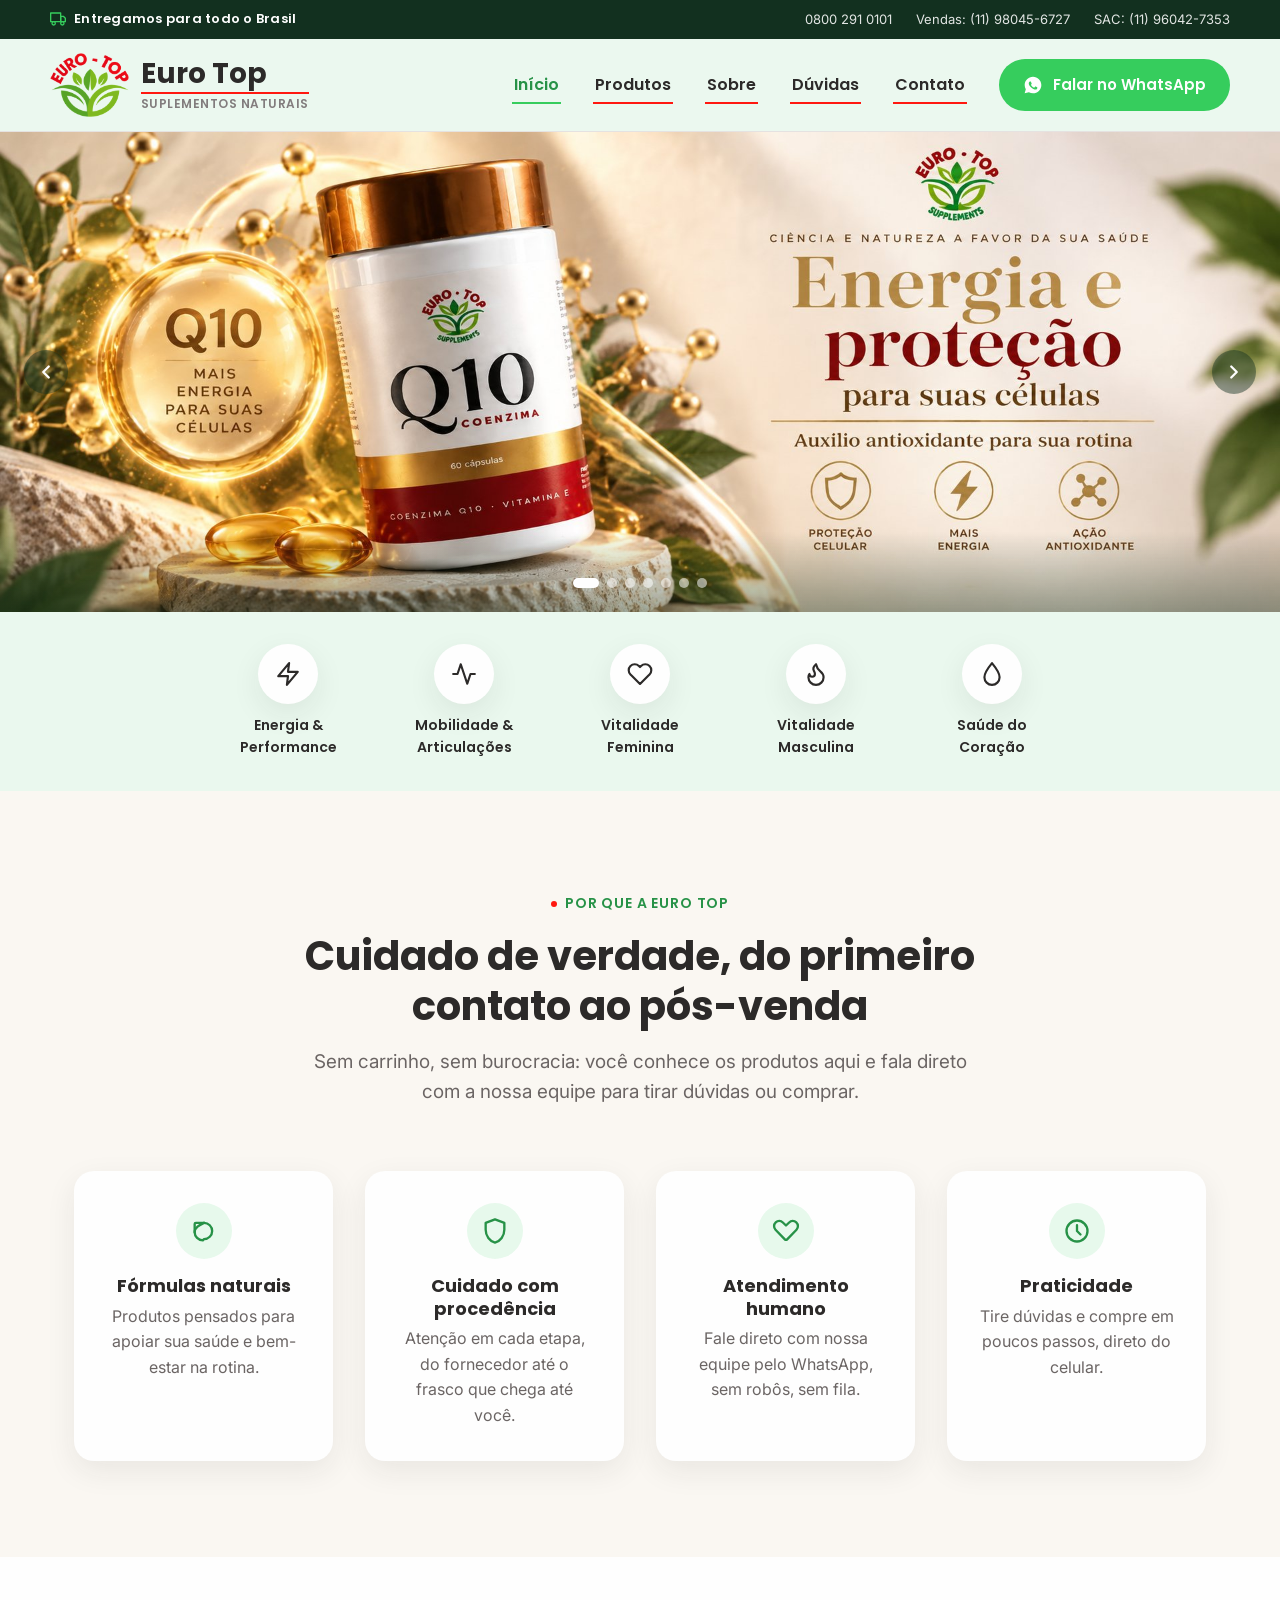
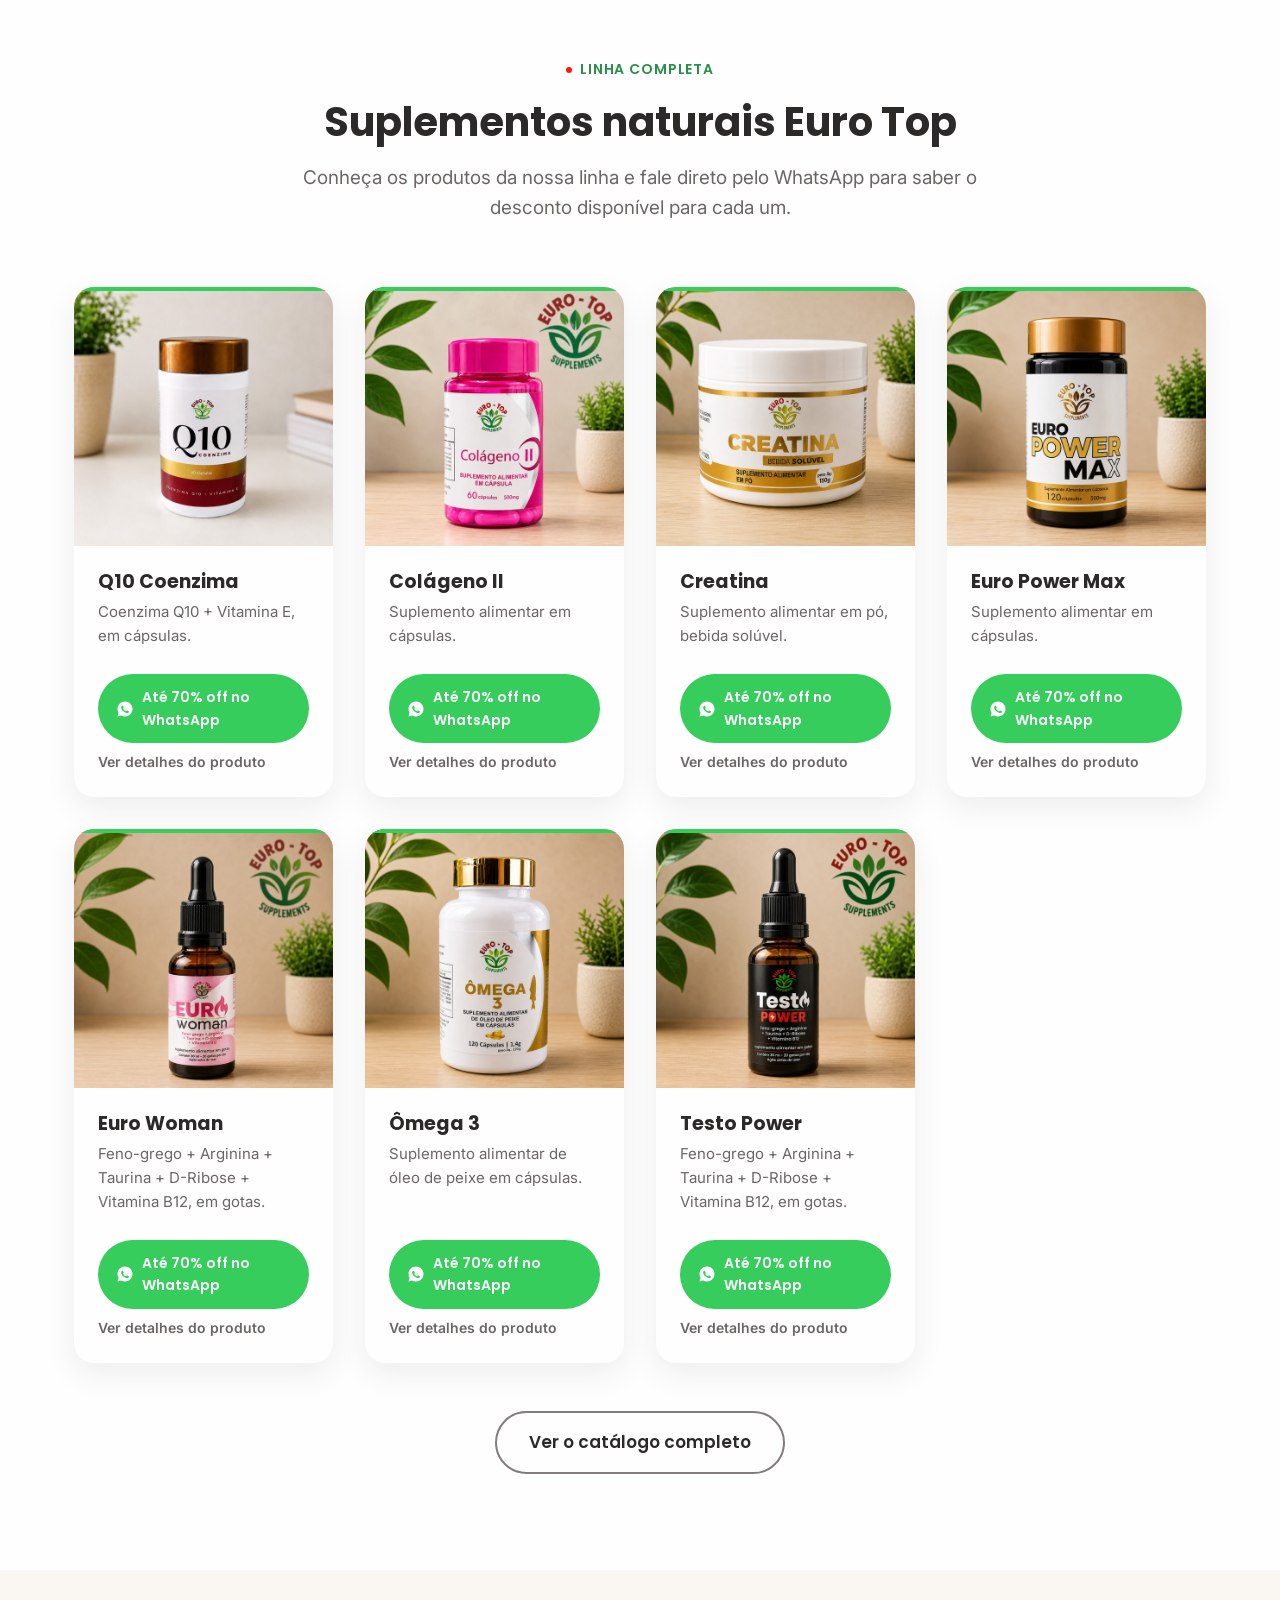
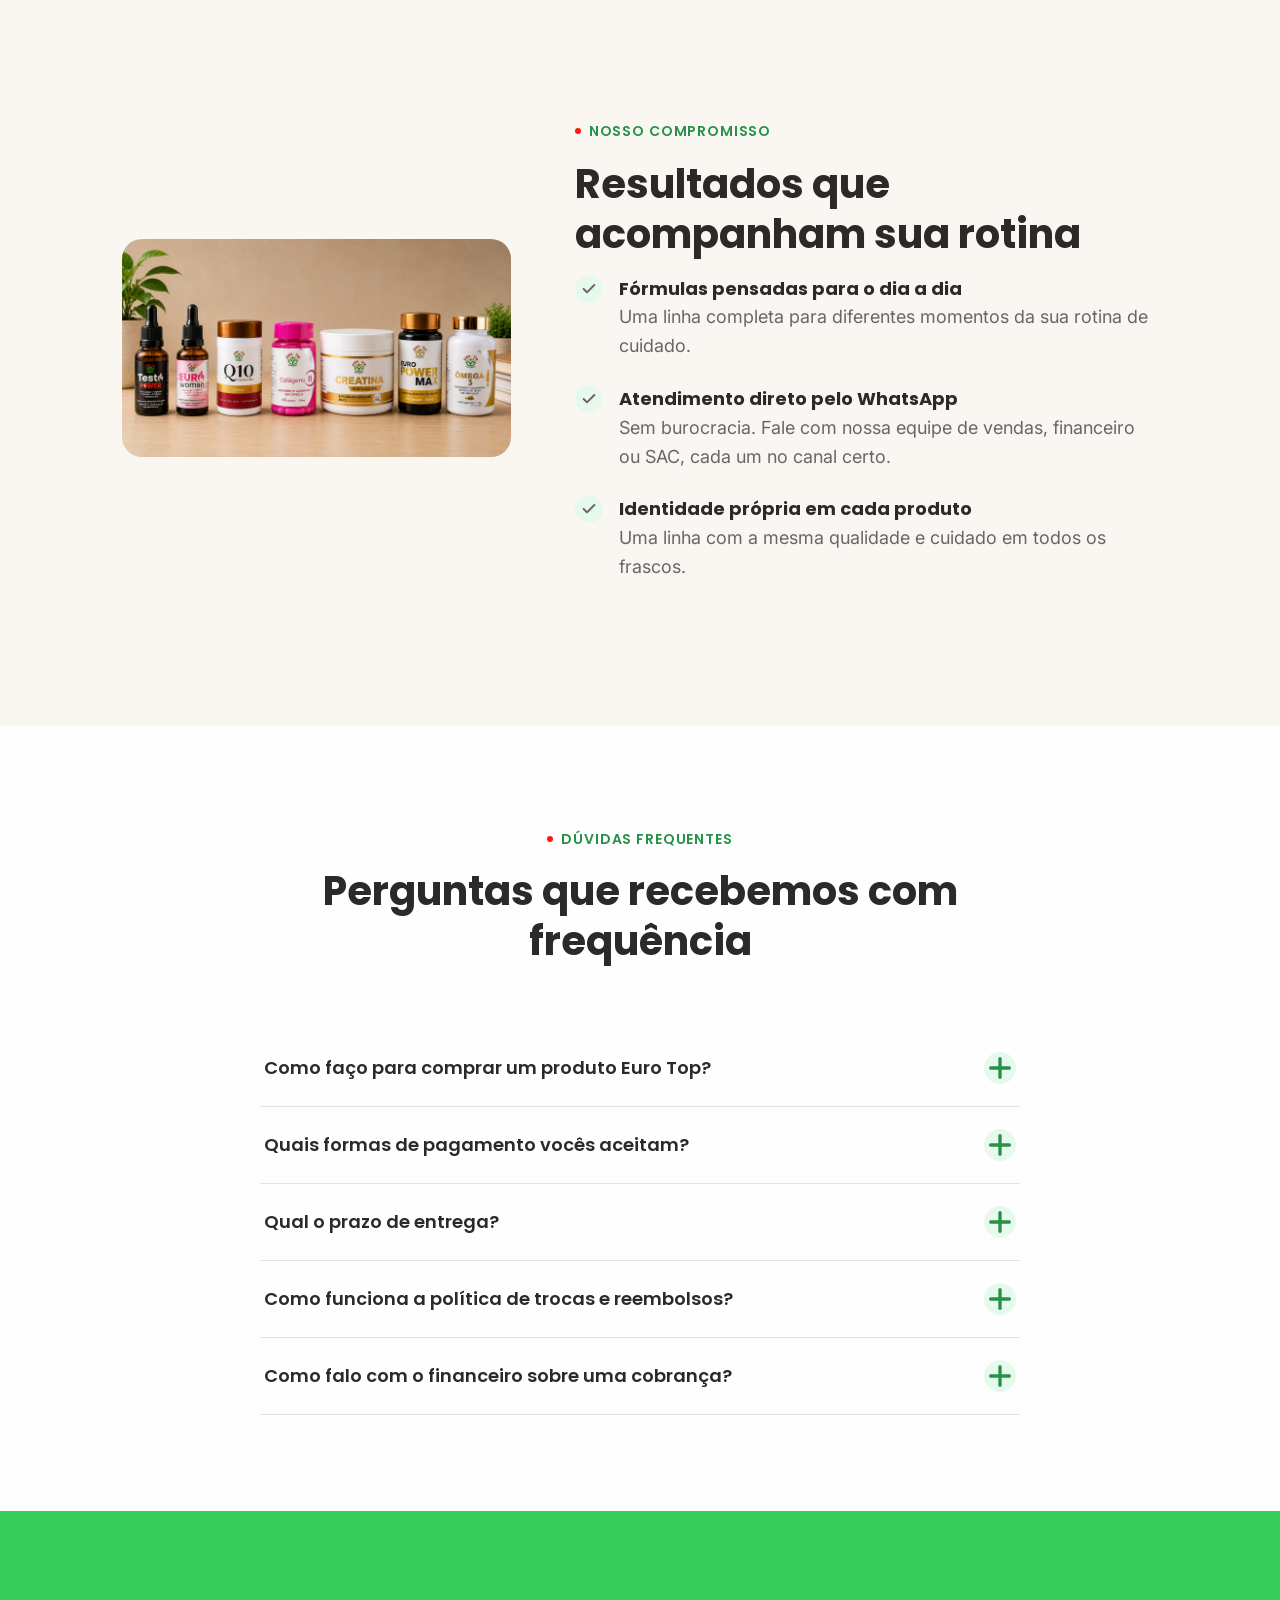
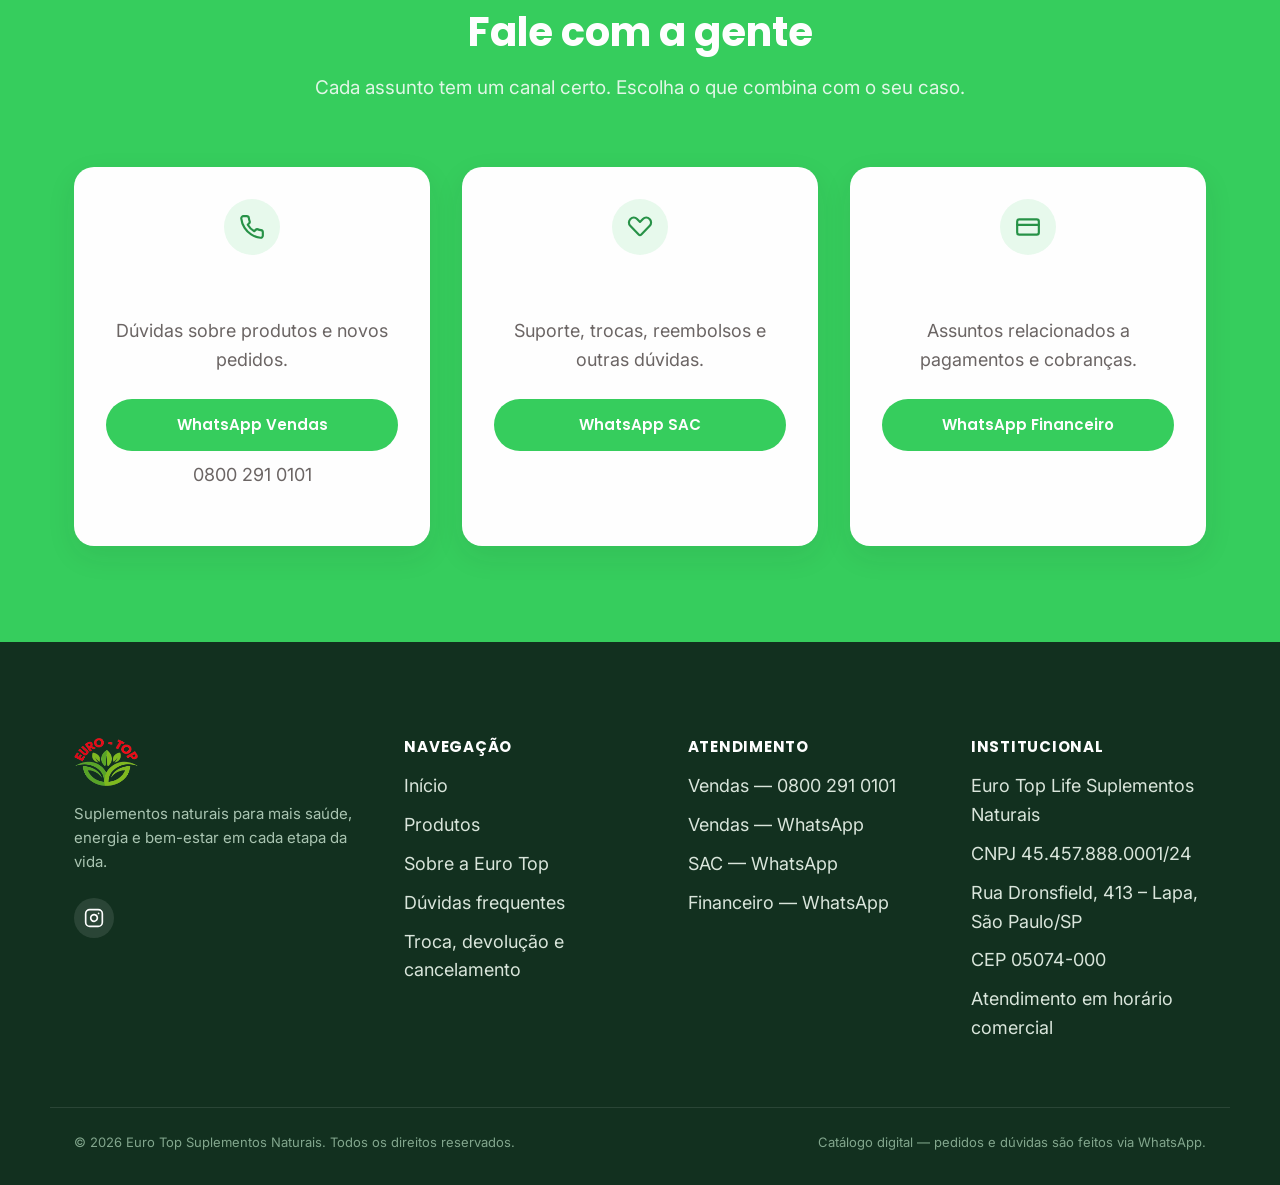
<file: index.html>
<!DOCTYPE html>
<html lang="pt-BR">
<head>
<meta charset="UTF-8">
<meta name="viewport" content="width=device-width, initial-scale=1.0">
<title>Euro Top Suplementos Naturais — Mais saúde e bem-estar em cada etapa</title>
<meta name="description" content="Euro Top: suplementos naturais para saúde, energia e bem-estar. Conheça a linha completa e fale direto com nossa equipe pelo WhatsApp.">
<link rel="icon" type="image/png" href="assets/img/favicon-32.png">
<link rel="apple-touch-icon" href="assets/img/favicon-128.png">
<link rel="preconnect" href="https://fonts.googleapis.com">
<link rel="preconnect" href="https://fonts.gstatic.com" crossorigin>
<link href="https://fonts.googleapis.com/css2?family=Inter:wght@400;500;600;700&family=Poppins:wght@500;600;700&display=swap" rel="stylesheet">
<link rel="stylesheet" href="assets/css/style.css?v=20260927">
</head>
<body>

<div class="top-bar">
  <div class="container top-bar__inner">
    <span class="top-bar__message">
      <svg viewBox="0 0 24 24" fill="none" stroke="currentColor" stroke-width="2" stroke-linecap="round" stroke-linejoin="round"><rect x="1" y="3" width="15" height="13"/><polygon points="16 8 20 8 23 11 23 16 16 16 16 8"/><circle cx="5.5" cy="18.5" r="2.5"/><circle cx="18.5" cy="18.5" r="2.5"/></svg>
      Entregamos para todo o Brasil
    </span>
    <div class="top-bar__contacts">
      <a href="tel:08002910101">0800 291 0101</a>
      <a href="https://wa.me/5511980456727" target="_blank" rel="noopener">Vendas: (11) 98045-6727</a>
      <a href="https://wa.me/5511960427353" target="_blank" rel="noopener">SAC: (11) 96042-7353</a>
    </div>
  </div>
</div>

<header class="site-header">
  <div class="container site-header__bar">
    <a href="index.html" class="brand">
      <img src="assets/img/logo-euro-top-500.png" alt="Euro Top Suplementos Naturais" width="64" height="52">
      <span class="brand__text">
        <span class="brand__name">Euro Top</span>
        <span class="brand__tagline">Suplementos Naturais</span>
      </span>
    </a>
    <nav class="main-nav">
      <ul class="main-nav__links">
        <li><a href="index.html" aria-current="page">Início</a></li>
        <li><a href="produtos.html">Produtos</a></li>
        <li><a href="sobre.html">Sobre</a></li>
        <li><a href="index.html#faq">Dúvidas</a></li>
        <li><a href="index.html#contato">Contato</a></li>
      </ul>
      <a class="btn btn-primary btn-sm" href="https://wa.me/5511980456727?text=Ol%C3%A1!%20Vim%20pelo%20site%20da%20Euro%20Top%20e%20quero%20saber%20mais%20sobre%20os%20produtos." target="_blank" rel="noopener">
        <svg viewBox="0 0 24 24" fill="currentColor" aria-hidden="true"><path d="M12 2C6.48 2 2 6.48 2 12c0 1.85.5 3.58 1.36 5.07L2 22l5.06-1.33A9.94 9.94 0 0012 22c5.52 0 10-4.48 10-10S17.52 2 12 2zm5.2 14.2c-.22.62-1.28 1.18-1.77 1.24-.45.06-1 .08-1.62-.1-.37-.11-.85-.27-1.46-.53-2.57-1.11-4.25-3.7-4.38-3.87-.13-.17-1.05-1.4-1.05-2.67 0-1.27.67-1.9.9-2.16.23-.26.5-.32.67-.32.17 0 .34 0 .48.01.16.01.36-.06.56.43.22.53.73 1.83.8 1.96.07.13.11.29.02.46-.09.17-.14.27-.27.42-.13.15-.28.33-.4.44-.13.13-.27.27-.12.53.15.26.67 1.1 1.44 1.78.99.88 1.82 1.16 2.08 1.29.26.13.41.11.56-.06.15-.17.65-.75.82-1.01.17-.26.34-.21.56-.13.22.08 1.44.68 1.68.8.24.12.4.18.46.28.06.1.06.6-.16 1.22z"/></svg>
        Falar no WhatsApp
      </a>
    </nav>
    <button class="nav-toggle" aria-label="Abrir menu" aria-expanded="false">
      <span></span>
    </button>
  </div>
</header>

<main>

  <section class="hero-carousel" aria-label="Destaques Euro Top">
    <div class="hero-carousel__viewport">
      <div class="hero-carousel__track">
        <a class="hero-carousel__slide" href="produtos/q10-coenzima.html">
          <picture>
            <source media="(max-width: 720px)" srcset="assets/img/banners/mobile/q10-coenzima.jpg">
            <img src="assets/img/banners/q10-coenzima.jpg" alt="Q10 Coenzima Euro Top — energia e proteção para suas células" loading="eager">
          </picture>
        </a>
        <a class="hero-carousel__slide" href="produtos/colageno.html">
          <picture>
            <source media="(max-width: 720px)" srcset="assets/img/banners/mobile/colageno.jpg">
            <img src="assets/img/banners/colageno.jpg" alt="Colágeno II Euro Top — cuide da sua mobilidade todos os dias" loading="lazy">
          </picture>
        </a>
        <a class="hero-carousel__slide" href="produtos/creatina.html">
          <picture>
            <source media="(max-width: 720px)" srcset="assets/img/banners/mobile/creatina.jpg">
            <img src="assets/img/banners/creatina.jpg" alt="Creatina Euro Top" loading="lazy">
          </picture>
        </a>
        <a class="hero-carousel__slide" href="produtos/omega-3.html">
          <picture>
            <source media="(max-width: 720px)" srcset="assets/img/banners/mobile/omega-3.jpg">
            <img src="assets/img/banners/omega-3.jpg" alt="Ômega 3 Euro Top" loading="lazy">
          </picture>
        </a>
        <a class="hero-carousel__slide" href="produtos/euro-woman.html">
          <picture>
            <source media="(max-width: 720px)" srcset="assets/img/banners/mobile/euro-woman.jpg">
            <img src="assets/img/banners/euro-woman.jpg" alt="Euro Woman Euro Top" loading="lazy">
          </picture>
        </a>
        <a class="hero-carousel__slide" href="produtos/testo-power.html">
          <picture>
            <source media="(max-width: 720px)" srcset="assets/img/banners/mobile/testo-power.jpg">
            <img src="assets/img/banners/testo-power.jpg" alt="Testo Power Euro Top" loading="lazy">
          </picture>
        </a>
        <a class="hero-carousel__slide" href="produtos/euro-power-max.html">
          <picture>
            <source media="(max-width: 720px)" srcset="assets/img/banners/mobile/euro-power-max.jpg">
            <img src="assets/img/banners/euro-power-max.jpg" alt="Euro Power Max Euro Top — mais energia e disposição para sua rotina diária" loading="lazy">
          </picture>
        </a>
      </div>
    </div>
    <button type="button" class="hero-carousel__arrow hero-carousel__arrow--prev" aria-label="Banner anterior">
      <svg viewBox="0 0 24 24" fill="none" stroke="currentColor" stroke-width="2.5" stroke-linecap="round" stroke-linejoin="round"><polyline points="15 18 9 12 15 6"/></svg>
    </button>
    <button type="button" class="hero-carousel__arrow hero-carousel__arrow--next" aria-label="Próximo banner">
      <svg viewBox="0 0 24 24" fill="none" stroke="currentColor" stroke-width="2.5" stroke-linecap="round" stroke-linejoin="round"><polyline points="9 18 15 12 9 6"/></svg>
    </button>
    <div class="hero-carousel__dots"></div>
  </section>

  <section class="category-icons">
    <div class="container">
      <div class="category-icons__grid">
        <a class="category-icons__item" href="produtos/q10-coenzima.html">
          <span class="category-icons__icon">
            <svg viewBox="0 0 24 24" fill="none" stroke="currentColor" stroke-width="2" stroke-linecap="round" stroke-linejoin="round"><polygon points="13 2 3 14 12 14 11 22 21 10 12 10 13 2"/></svg>
          </span>
          <span>Energia &amp; Performance</span>
        </a>
        <a class="category-icons__item" href="produtos/colageno.html">
          <span class="category-icons__icon">
            <svg viewBox="0 0 24 24" fill="none" stroke="currentColor" stroke-width="2" stroke-linecap="round" stroke-linejoin="round"><polyline points="22 12 18 12 15 21 9 3 6 12 2 12"/></svg>
          </span>
          <span>Mobilidade &amp; Articulações</span>
        </a>
        <a class="category-icons__item" href="produtos/euro-woman.html">
          <span class="category-icons__icon">
            <svg viewBox="0 0 24 24" fill="none" stroke="currentColor" stroke-width="2" stroke-linecap="round" stroke-linejoin="round"><path d="M20.8 4.6a5.5 5.5 0 0 0-7.8 0L12 5.6l-1-1a5.5 5.5 0 0 0-7.8 7.8l1 1L12 21.2l7.8-7.8 1-1a5.5 5.5 0 0 0 0-7.8z"/></svg>
          </span>
          <span>Vitalidade Feminina</span>
        </a>
        <a class="category-icons__item" href="produtos/testo-power.html">
          <span class="category-icons__icon">
            <svg viewBox="0 0 24 24" fill="none" stroke="currentColor" stroke-width="2" stroke-linecap="round" stroke-linejoin="round"><path d="M8.5 14.5A2.5 2.5 0 0 0 11 12c0-1.38-.5-2-1-3-1.072-2.143-.224-4.054 2-6 .5 2.5 2 4.9 4 6.5 2 1.6 3 3.5 3 5.5a7 7 0 1 1-14 0c0-1.153.433-2.294 1-3a2.5 2.5 0 0 0 2.5 2.5z"/></svg>
          </span>
          <span>Vitalidade Masculina</span>
        </a>
        <a class="category-icons__item" href="produtos/omega-3.html">
          <span class="category-icons__icon">
            <svg viewBox="0 0 24 24" fill="none" stroke="currentColor" stroke-width="2" stroke-linecap="round" stroke-linejoin="round"><path d="M12 2s7 8.5 7 13a7 7 0 1 1-14 0c0-4.5 7-13 7-13z"/></svg>
          </span>
          <span>Saúde do Coração</span>
        </a>
      </div>
    </div>
  </section>

  <section class="section section--cream">
    <div class="container">
      <div class="section-head reveal">
        <span class="eyebrow">Por que a Euro Top</span>
        <h2>Cuidado de verdade, do primeiro contato ao pós-venda</h2>
        <p>Sem carrinho, sem burocracia: você conhece os produtos aqui e fala direto com a nossa equipe para tirar dúvidas ou comprar.</p>
      </div>
      <div class="benefits-grid">
        <div class="benefit-card reveal">
          <div class="benefit-card__icon">
            <svg viewBox="0 0 24 24" fill="none" stroke="currentColor" stroke-width="2" stroke-linecap="round" stroke-linejoin="round"><path d="M11 20A7 7 0 0 1 4 13V6a1 1 0 0 1 1-1h7a7 7 0 0 1 7 7 7 7 0 0 1-7 7z"/><path d="M4 13c0-4 4-6 8-8"/></svg>
          </div>
          <h3>Fórmulas naturais</h3>
          <p>Produtos pensados para apoiar sua saúde e bem-estar na rotina.</p>
        </div>
        <div class="benefit-card reveal">
          <div class="benefit-card__icon">
            <svg viewBox="0 0 24 24" fill="none" stroke="currentColor" stroke-width="2" stroke-linecap="round" stroke-linejoin="round"><path d="M12 2 4 5v6c0 5.25 3.4 9.74 8 11 4.6-1.26 8-5.75 8-11V5l-8-3z"/></svg>
          </div>
          <h3>Cuidado com procedência</h3>
          <p>Atenção em cada etapa, do fornecedor até o frasco que chega até você.</p>
        </div>
        <div class="benefit-card reveal">
          <div class="benefit-card__icon">
            <svg viewBox="0 0 24 24" fill="none" stroke="currentColor" stroke-width="2" stroke-linecap="round" stroke-linejoin="round"><path d="M20.8 4.6c-1.7-1.6-4.4-1.6-6.1.1L12 7.3 9.3 4.7c-1.7-1.7-4.4-1.7-6.1-.1-1.8 1.7-1.9 4.5-.2 6.3l8 8.3a1.4 1.4 0 0 0 2 0l8-8.3c1.7-1.8 1.6-4.6-.2-6.3z"/></svg>
          </div>
          <h3>Atendimento humano</h3>
          <p>Fale direto com nossa equipe pelo WhatsApp, sem robôs, sem fila.</p>
        </div>
        <div class="benefit-card reveal">
          <div class="benefit-card__icon">
            <svg viewBox="0 0 24 24" fill="none" stroke="currentColor" stroke-width="2" stroke-linecap="round" stroke-linejoin="round"><circle cx="12" cy="12" r="9"/><polyline points="12 7 12 12 15 15"/></svg>
          </div>
          <h3>Praticidade</h3>
          <p>Tire dúvidas e compre em poucos passos, direto do celular.</p>
        </div>
      </div>
    </div>
  </section>

  <section class="section">
    <div class="container">
      <div class="section-head reveal">
        <span class="eyebrow">Linha completa</span>
        <h2>Suplementos naturais Euro Top</h2>
        <p>Conheça os produtos da nossa linha e fale direto pelo WhatsApp para saber o desconto disponível para cada um.</p>
      </div>
      <div class="product-grid">
        <article class="product-card reveal">
          <a href="produtos/q10-coenzima.html" class="product-card__img">
            <img src="assets/img/produtos/q10-coenzima-thumb.jpg" alt="Q10 Coenzima Euro Top">
          </a>
          <div class="product-card__body">
            <h3><a href="produtos/q10-coenzima.html">Q10 Coenzima</a></h3>
            <p>Coenzima Q10 + Vitamina E, em cápsulas.</p>
            <div class="product-card__links">
              <a class="product-card__deal" href="https://wa.me/5511980456727?text=Ol%C3%A1!%20Tenho%20interesse%20no%20Q10%20Coenzima%20da%20Euro%20Top%20e%20quero%20saber%20sobre%20o%20desconto." target="_blank" rel="noopener">
                <svg viewBox="0 0 24 24" fill="currentColor" aria-hidden="true"><path d="M12 2C6.48 2 2 6.48 2 12c0 1.85.5 3.58 1.36 5.07L2 22l5.06-1.33A9.94 9.94 0 0012 22c5.52 0 10-4.48 10-10S17.52 2 12 2zm5.2 14.2c-.22.62-1.28 1.18-1.77 1.24-.45.06-1 .08-1.62-.1-.37-.11-.85-.27-1.46-.53-2.57-1.11-4.25-3.7-4.38-3.87-.13-.17-1.05-1.4-1.05-2.67 0-1.27.67-1.9.9-2.16.23-.26.5-.32.67-.32.17 0 .34 0 .48.01.16.01.36-.06.56.43.22.53.73 1.83.8 1.96.07.13.11.29.02.46-.09.17-.14.27-.27.42-.13.15-.28.33-.4.44-.13.13-.27.27-.12.53.15.26.67 1.1 1.44 1.78.99.88 1.82 1.16 2.08 1.29.26.13.41.11.56-.06.15-.17.65-.75.82-1.01.17-.26.34-.21.56-.13.22.08 1.44.68 1.68.8.24.12.4.18.46.28.06.1.06.6-.16 1.22z"/></svg>
                Até 70% off no WhatsApp
              </a>
              <a class="product-card__view" href="produtos/q10-coenzima.html">Ver detalhes do produto</a>
            </div>
          </div>
        </article>
        <article class="product-card reveal">
          <a href="produtos/colageno.html" class="product-card__img">
            <img src="assets/img/produtos/colageno-thumb.jpg" alt="Colágeno II Euro Top">
          </a>
          <div class="product-card__body">
            <h3><a href="produtos/colageno.html">Colágeno II</a></h3>
            <p>Suplemento alimentar em cápsulas.</p>
            <div class="product-card__links">
              <a class="product-card__deal" href="https://wa.me/5511980456727?text=Ol%C3%A1!%20Tenho%20interesse%20no%20Col%C3%A1geno%20II%20da%20Euro%20Top%20e%20quero%20saber%20sobre%20o%20desconto." target="_blank" rel="noopener">
                <svg viewBox="0 0 24 24" fill="currentColor" aria-hidden="true"><path d="M12 2C6.48 2 2 6.48 2 12c0 1.85.5 3.58 1.36 5.07L2 22l5.06-1.33A9.94 9.94 0 0012 22c5.52 0 10-4.48 10-10S17.52 2 12 2zm5.2 14.2c-.22.62-1.28 1.18-1.77 1.24-.45.06-1 .08-1.62-.1-.37-.11-.85-.27-1.46-.53-2.57-1.11-4.25-3.7-4.38-3.87-.13-.17-1.05-1.4-1.05-2.67 0-1.27.67-1.9.9-2.16.23-.26.5-.32.67-.32.17 0 .34 0 .48.01.16.01.36-.06.56.43.22.53.73 1.83.8 1.96.07.13.11.29.02.46-.09.17-.14.27-.27.42-.13.15-.28.33-.4.44-.13.13-.27.27-.12.53.15.26.67 1.1 1.44 1.78.99.88 1.82 1.16 2.08 1.29.26.13.41.11.56-.06.15-.17.65-.75.82-1.01.17-.26.34-.21.56-.13.22.08 1.44.68 1.68.8.24.12.4.18.46.28.06.1.06.6-.16 1.22z"/></svg>
                Até 70% off no WhatsApp
              </a>
              <a class="product-card__view" href="produtos/colageno.html">Ver detalhes do produto</a>
            </div>
          </div>
        </article>
        <article class="product-card reveal">
          <a href="produtos/creatina.html" class="product-card__img">
            <img src="assets/img/produtos/creatina-thumb.jpg" alt="Creatina Euro Top">
          </a>
          <div class="product-card__body">
            <h3><a href="produtos/creatina.html">Creatina</a></h3>
            <p>Suplemento alimentar em pó, bebida solúvel.</p>
            <div class="product-card__links">
              <a class="product-card__deal" href="https://wa.me/5511980456727?text=Ol%C3%A1!%20Tenho%20interesse%20no%20Creatina%20da%20Euro%20Top%20e%20quero%20saber%20sobre%20o%20desconto." target="_blank" rel="noopener">
                <svg viewBox="0 0 24 24" fill="currentColor" aria-hidden="true"><path d="M12 2C6.48 2 2 6.48 2 12c0 1.85.5 3.58 1.36 5.07L2 22l5.06-1.33A9.94 9.94 0 0012 22c5.52 0 10-4.48 10-10S17.52 2 12 2zm5.2 14.2c-.22.62-1.28 1.18-1.77 1.24-.45.06-1 .08-1.62-.1-.37-.11-.85-.27-1.46-.53-2.57-1.11-4.25-3.7-4.38-3.87-.13-.17-1.05-1.4-1.05-2.67 0-1.27.67-1.9.9-2.16.23-.26.5-.32.67-.32.17 0 .34 0 .48.01.16.01.36-.06.56.43.22.53.73 1.83.8 1.96.07.13.11.29.02.46-.09.17-.14.27-.27.42-.13.15-.28.33-.4.44-.13.13-.27.27-.12.53.15.26.67 1.1 1.44 1.78.99.88 1.82 1.16 2.08 1.29.26.13.41.11.56-.06.15-.17.65-.75.82-1.01.17-.26.34-.21.56-.13.22.08 1.44.68 1.68.8.24.12.4.18.46.28.06.1.06.6-.16 1.22z"/></svg>
                Até 70% off no WhatsApp
              </a>
              <a class="product-card__view" href="produtos/creatina.html">Ver detalhes do produto</a>
            </div>
          </div>
        </article>
        <article class="product-card reveal">
          <a href="produtos/euro-power-max.html" class="product-card__img">
            <img src="assets/img/produtos/euro-power-max-thumb.jpg" alt="Euro Power Max Euro Top">
          </a>
          <div class="product-card__body">
            <h3><a href="produtos/euro-power-max.html">Euro Power Max</a></h3>
            <p>Suplemento alimentar em cápsulas.</p>
            <div class="product-card__links">
              <a class="product-card__deal" href="https://wa.me/5511980456727?text=Ol%C3%A1!%20Tenho%20interesse%20no%20Euro%20Power%20Max%20da%20Euro%20Top%20e%20quero%20saber%20sobre%20o%20desconto." target="_blank" rel="noopener">
                <svg viewBox="0 0 24 24" fill="currentColor" aria-hidden="true"><path d="M12 2C6.48 2 2 6.48 2 12c0 1.85.5 3.58 1.36 5.07L2 22l5.06-1.33A9.94 9.94 0 0012 22c5.52 0 10-4.48 10-10S17.52 2 12 2zm5.2 14.2c-.22.62-1.28 1.18-1.77 1.24-.45.06-1 .08-1.62-.1-.37-.11-.85-.27-1.46-.53-2.57-1.11-4.25-3.7-4.38-3.87-.13-.17-1.05-1.4-1.05-2.67 0-1.27.67-1.9.9-2.16.23-.26.5-.32.67-.32.17 0 .34 0 .48.01.16.01.36-.06.56.43.22.53.73 1.83.8 1.96.07.13.11.29.02.46-.09.17-.14.27-.27.42-.13.15-.28.33-.4.44-.13.13-.27.27-.12.53.15.26.67 1.1 1.44 1.78.99.88 1.82 1.16 2.08 1.29.26.13.41.11.56-.06.15-.17.65-.75.82-1.01.17-.26.34-.21.56-.13.22.08 1.44.68 1.68.8.24.12.4.18.46.28.06.1.06.6-.16 1.22z"/></svg>
                Até 70% off no WhatsApp
              </a>
              <a class="product-card__view" href="produtos/euro-power-max.html">Ver detalhes do produto</a>
            </div>
          </div>
        </article>
        <article class="product-card reveal">
          <a href="produtos/euro-woman.html" class="product-card__img">
            <img src="assets/img/produtos/euro-woman-thumb.jpg" alt="Euro Woman Euro Top">
          </a>
          <div class="product-card__body">
            <h3><a href="produtos/euro-woman.html">Euro Woman</a></h3>
            <p>Feno-grego + Arginina + Taurina + D-Ribose + Vitamina B12, em gotas.</p>
            <div class="product-card__links">
              <a class="product-card__deal" href="https://wa.me/5511980456727?text=Ol%C3%A1!%20Tenho%20interesse%20no%20Euro%20Woman%20da%20Euro%20Top%20e%20quero%20saber%20sobre%20o%20desconto." target="_blank" rel="noopener">
                <svg viewBox="0 0 24 24" fill="currentColor" aria-hidden="true"><path d="M12 2C6.48 2 2 6.48 2 12c0 1.85.5 3.58 1.36 5.07L2 22l5.06-1.33A9.94 9.94 0 0012 22c5.52 0 10-4.48 10-10S17.52 2 12 2zm5.2 14.2c-.22.62-1.28 1.18-1.77 1.24-.45.06-1 .08-1.62-.1-.37-.11-.85-.27-1.46-.53-2.57-1.11-4.25-3.7-4.38-3.87-.13-.17-1.05-1.4-1.05-2.67 0-1.27.67-1.9.9-2.16.23-.26.5-.32.67-.32.17 0 .34 0 .48.01.16.01.36-.06.56.43.22.53.73 1.83.8 1.96.07.13.11.29.02.46-.09.17-.14.27-.27.42-.13.15-.28.33-.4.44-.13.13-.27.27-.12.53.15.26.67 1.1 1.44 1.78.99.88 1.82 1.16 2.08 1.29.26.13.41.11.56-.06.15-.17.65-.75.82-1.01.17-.26.34-.21.56-.13.22.08 1.44.68 1.68.8.24.12.4.18.46.28.06.1.06.6-.16 1.22z"/></svg>
                Até 70% off no WhatsApp
              </a>
              <a class="product-card__view" href="produtos/euro-woman.html">Ver detalhes do produto</a>
            </div>
          </div>
        </article>
        <article class="product-card reveal">
          <a href="produtos/omega-3.html" class="product-card__img">
            <img src="assets/img/produtos/omega-3-thumb.jpg" alt="Ômega 3 Euro Top">
          </a>
          <div class="product-card__body">
            <h3><a href="produtos/omega-3.html">Ômega 3</a></h3>
            <p>Suplemento alimentar de óleo de peixe em cápsulas.</p>
            <div class="product-card__links">
              <a class="product-card__deal" href="https://wa.me/5511980456727?text=Ol%C3%A1!%20Tenho%20interesse%20no%20%C3%94mega%203%20da%20Euro%20Top%20e%20quero%20saber%20sobre%20o%20desconto." target="_blank" rel="noopener">
                <svg viewBox="0 0 24 24" fill="currentColor" aria-hidden="true"><path d="M12 2C6.48 2 2 6.48 2 12c0 1.85.5 3.58 1.36 5.07L2 22l5.06-1.33A9.94 9.94 0 0012 22c5.52 0 10-4.48 10-10S17.52 2 12 2zm5.2 14.2c-.22.62-1.28 1.18-1.77 1.24-.45.06-1 .08-1.62-.1-.37-.11-.85-.27-1.46-.53-2.57-1.11-4.25-3.7-4.38-3.87-.13-.17-1.05-1.4-1.05-2.67 0-1.27.67-1.9.9-2.16.23-.26.5-.32.67-.32.17 0 .34 0 .48.01.16.01.36-.06.56.43.22.53.73 1.83.8 1.96.07.13.11.29.02.46-.09.17-.14.27-.27.42-.13.15-.28.33-.4.44-.13.13-.27.27-.12.53.15.26.67 1.1 1.44 1.78.99.88 1.82 1.16 2.08 1.29.26.13.41.11.56-.06.15-.17.65-.75.82-1.01.17-.26.34-.21.56-.13.22.08 1.44.68 1.68.8.24.12.4.18.46.28.06.1.06.6-.16 1.22z"/></svg>
                Até 70% off no WhatsApp
              </a>
              <a class="product-card__view" href="produtos/omega-3.html">Ver detalhes do produto</a>
            </div>
          </div>
        </article>
        <article class="product-card reveal">
          <a href="produtos/testo-power.html" class="product-card__img">
            <img src="assets/img/produtos/testo-power-thumb.jpg" alt="Testo Power Euro Top">
          </a>
          <div class="product-card__body">
            <h3><a href="produtos/testo-power.html">Testo Power</a></h3>
            <p>Feno-grego + Arginina + Taurina + D-Ribose + Vitamina B12, em gotas.</p>
            <div class="product-card__links">
              <a class="product-card__deal" href="https://wa.me/5511980456727?text=Ol%C3%A1!%20Tenho%20interesse%20no%20Testo%20Power%20da%20Euro%20Top%20e%20quero%20saber%20sobre%20o%20desconto." target="_blank" rel="noopener">
                <svg viewBox="0 0 24 24" fill="currentColor" aria-hidden="true"><path d="M12 2C6.48 2 2 6.48 2 12c0 1.85.5 3.58 1.36 5.07L2 22l5.06-1.33A9.94 9.94 0 0012 22c5.52 0 10-4.48 10-10S17.52 2 12 2zm5.2 14.2c-.22.62-1.28 1.18-1.77 1.24-.45.06-1 .08-1.62-.1-.37-.11-.85-.27-1.46-.53-2.57-1.11-4.25-3.7-4.38-3.87-.13-.17-1.05-1.4-1.05-2.67 0-1.27.67-1.9.9-2.16.23-.26.5-.32.67-.32.17 0 .34 0 .48.01.16.01.36-.06.56.43.22.53.73 1.83.8 1.96.07.13.11.29.02.46-.09.17-.14.27-.27.42-.13.15-.28.33-.4.44-.13.13-.27.27-.12.53.15.26.67 1.1 1.44 1.78.99.88 1.82 1.16 2.08 1.29.26.13.41.11.56-.06.15-.17.65-.75.82-1.01.17-.26.34-.21.56-.13.22.08 1.44.68 1.68.8.24.12.4.18.46.28.06.1.06.6-.16 1.22z"/></svg>
                Até 70% off no WhatsApp
              </a>
              <a class="product-card__view" href="produtos/testo-power.html">Ver detalhes do produto</a>
            </div>
          </div>
        </article>
      </div>
      <div style="text-align:center; margin-top: var(--space-5);">
        <a class="btn btn-outline--dark" href="produtos.html">Ver o catálogo completo</a>
      </div>
    </div>
  </section>

  <section class="section section--cream">
    <div class="container">
      <div class="authority reveal">
        <div class="authority__art">
          <img src="assets/img/grupo-produtos.jpg" alt="Linha completa de suplementos naturais Euro Top">
        </div>
        <div>
          <span class="eyebrow">Nosso compromisso</span>
          <h2>Resultados que acompanham sua rotina</h2>
          <ul class="checklist">
            <li>
              <span class="checklist__icon">
                <svg viewBox="0 0 24 24" fill="none" stroke="currentColor" stroke-width="3" stroke-linecap="round" stroke-linejoin="round"><polyline points="20 6 9 17 4 12"/></svg>
              </span>
              <div>
                <strong>Fórmulas pensadas para o dia a dia</strong>
                <span>Uma linha completa para diferentes momentos da sua rotina de cuidado.</span>
              </div>
            </li>
            <li>
              <span class="checklist__icon">
                <svg viewBox="0 0 24 24" fill="none" stroke="currentColor" stroke-width="3" stroke-linecap="round" stroke-linejoin="round"><polyline points="20 6 9 17 4 12"/></svg>
              </span>
              <div>
                <strong>Atendimento direto pelo WhatsApp</strong>
                <span>Sem burocracia. Fale com nossa equipe de vendas, financeiro ou SAC, cada um no canal certo.</span>
              </div>
            </li>
            <li>
              <span class="checklist__icon">
                <svg viewBox="0 0 24 24" fill="none" stroke="currentColor" stroke-width="3" stroke-linecap="round" stroke-linejoin="round"><polyline points="20 6 9 17 4 12"/></svg>
              </span>
              <div>
                <strong>Identidade própria em cada produto</strong>
                <span>Uma linha com a mesma qualidade e cuidado em todos os frascos.</span>
              </div>
            </li>
          </ul>
        </div>
      </div>
    </div>
  </section>

  <section class="section" id="faq">
    <div class="container">
      <div class="section-head reveal">
        <span class="eyebrow">Dúvidas frequentes</span>
        <h2>Perguntas que recebemos com frequência</h2>
      </div>
      <div class="faq reveal">
        <details class="faq-item">
          <summary class="faq-item__question">
            Como faço para comprar um produto Euro Top?
            <span class="faq-item__icon">
              <svg viewBox="0 0 24 24" fill="none" stroke="currentColor" stroke-width="2.5" stroke-linecap="round"><line x1="12" y1="5" x2="12" y2="19"/><line x1="5" y1="12" x2="19" y2="12"/></svg>
            </span>
          </summary>
          <div class="faq-item__answer">
            <p>É simples: escolha o produto de interesse e clique em "Falar no WhatsApp" ou "Tenho interesse". Nossa equipe de vendas vai te atender diretamente por lá, tirar suas dúvidas e finalizar o pedido.</p>
          </div>
        </details>
        <details class="faq-item">
          <summary class="faq-item__question">
            Quais formas de pagamento vocês aceitam?
            <span class="faq-item__icon">
              <svg viewBox="0 0 24 24" fill="none" stroke="currentColor" stroke-width="2.5" stroke-linecap="round"><line x1="12" y1="5" x2="12" y2="19"/><line x1="5" y1="12" x2="19" y2="12"/></svg>
            </span>
          </summary>
          <div class="faq-item__answer">
            <p>Nossa equipe de vendas apresenta as opções de pagamento disponíveis no momento da conversa pelo WhatsApp ou telefone.</p>
          </div>
        </details>
        <details class="faq-item">
          <summary class="faq-item__question">
            Qual o prazo de entrega?
            <span class="faq-item__icon">
              <svg viewBox="0 0 24 24" fill="none" stroke="currentColor" stroke-width="2.5" stroke-linecap="round"><line x1="12" y1="5" x2="12" y2="19"/><line x1="5" y1="12" x2="19" y2="12"/></svg>
            </span>
          </summary>
          <div class="faq-item__answer">
            <p>O prazo pode variar conforme sua região. Fale com nossa equipe de vendas para confirmar o prazo estimado para o seu endereço.</p>
          </div>
        </details>
        <details class="faq-item">
          <summary class="faq-item__question">
            Como funciona a política de trocas e reembolsos?
            <span class="faq-item__icon">
              <svg viewBox="0 0 24 24" fill="none" stroke="currentColor" stroke-width="2.5" stroke-linecap="round"><line x1="12" y1="5" x2="12" y2="19"/><line x1="5" y1="12" x2="19" y2="12"/></svg>
            </span>
          </summary>
          <div class="faq-item__answer">
            <p>Confira todos os detalhes na nossa <a href="politica-de-troca-devolucao-cancelamento.html">Política de Troca, Devolução e Cancelamento</a>. Para abrir uma solicitação, fale com o nosso SAC pelo WhatsApp explicando o seu caso.</p>
          </div>
        </details>
        <details class="faq-item">
          <summary class="faq-item__question">
            Como falo com o financeiro sobre uma cobrança?
            <span class="faq-item__icon">
              <svg viewBox="0 0 24 24" fill="none" stroke="currentColor" stroke-width="2.5" stroke-linecap="round"><line x1="12" y1="5" x2="12" y2="19"/><line x1="5" y1="12" x2="19" y2="12"/></svg>
            </span>
          </summary>
          <div class="faq-item__answer">
            <p>Use o canal de Financeiro/Cobrança na seção de contato desta página, ou clique <a href="https://wa.me/5511981735927" target="_blank" rel="noopener">aqui para falar direto no WhatsApp</a>.</p>
          </div>
        </details>
      </div>
    </div>
  </section>

  <section class="section section--primary" id="contato">
    <div class="container">
      <div class="section-head reveal">
        <h2>Fale com a gente</h2>
        <p style="color: rgba(254,254,254,0.85);">Cada assunto tem um canal certo. Escolha o que combina com o seu caso.</p>
      </div>
      <div class="contact-grid">
        <div class="contact-card reveal">
          <div class="contact-card__icon">
            <svg viewBox="0 0 24 24" fill="none" stroke="currentColor" stroke-width="2" stroke-linecap="round" stroke-linejoin="round"><path d="M22 16.92v3a2 2 0 0 1-2.18 2 19.79 19.79 0 0 1-8.63-3.07 19.5 19.5 0 0 1-6-6 19.79 19.79 0 0 1-3.07-8.67A2 2 0 0 1 4.11 2h3a2 2 0 0 1 2 1.72c.127.96.361 1.903.7 2.81a2 2 0 0 1-.45 2.11L8.09 9.91a16 16 0 0 0 6 6l1.27-1.27a2 2 0 0 1 2.11-.45c.907.339 1.85.573 2.81.7A2 2 0 0 1 22 16.92z"/></svg>
          </div>
          <h3>Vendas</h3>
          <p>Dúvidas sobre produtos e novos pedidos.</p>
          <a class="btn btn-primary btn-sm btn-block" href="https://wa.me/5511980456727?text=Ol%C3%A1!%20Vim%20pelo%20site%20da%20Euro%20Top%20e%20quero%20saber%20mais%20sobre%20os%20produtos." target="_blank" rel="noopener">WhatsApp Vendas</a>
          <p style="margin-top:10px;"><a href="tel:08002910101">0800 291 0101</a></p>
        </div>
        <div class="contact-card reveal">
          <div class="contact-card__icon">
            <svg viewBox="0 0 24 24" fill="none" stroke="currentColor" stroke-width="2" stroke-linecap="round" stroke-linejoin="round"><path d="M20.8 4.6c-1.7-1.6-4.4-1.6-6.1.1L12 7.3 9.3 4.7c-1.7-1.7-4.4-1.7-6.1-.1-1.8 1.7-1.9 4.5-.2 6.3l8 8.3a1.4 1.4 0 0 0 2 0l8-8.3c1.7-1.8 1.6-4.6-.2-6.3z"/></svg>
          </div>
          <h3>SAC</h3>
          <p>Suporte, trocas, reembolsos e outras dúvidas.</p>
          <a class="btn btn-primary btn-sm btn-block" href="https://wa.me/5511960427353?text=Ol%C3%A1!%20Preciso%20de%20ajuda%20do%20SAC%20da%20Euro%20Top." target="_blank" rel="noopener">WhatsApp SAC</a>
        </div>
        <div class="contact-card reveal">
          <div class="contact-card__icon">
            <svg viewBox="0 0 24 24" fill="none" stroke="currentColor" stroke-width="2" stroke-linecap="round" stroke-linejoin="round"><rect x="2" y="5" width="20" height="14" rx="2"/><line x1="2" y1="10" x2="22" y2="10"/></svg>
          </div>
          <h3>Financeiro / Cobrança</h3>
          <p>Assuntos relacionados a pagamentos e cobranças.</p>
          <a class="btn btn-primary btn-sm btn-block" href="https://wa.me/5511981735927?text=Ol%C3%A1!%20Preciso%20falar%20sobre%20um%20assunto%20financeiro%20ou%20de%20cobran%C3%A7a%20com%20a%20Euro%20Top." target="_blank" rel="noopener">WhatsApp Financeiro</a>
        </div>
      </div>
    </div>
  </section>

</main>

<footer class="site-footer">
  <div class="container footer-grid">
    <div class="footer-brand">
      <img src="assets/img/logo-euro-top-500.png" alt="Euro Top Suplementos Naturais" width="64" height="52">
      <p>Suplementos naturais para mais saúde, energia e bem-estar em cada etapa da vida.</p>
      <div class="footer-social">
        <a class="footer-social__link" href="https://www.instagram.com/eurotoplife/" target="_blank" rel="noopener" aria-label="Euro Top no Instagram">
          <svg viewBox="0 0 24 24" fill="none" stroke="currentColor" stroke-width="2" stroke-linecap="round" stroke-linejoin="round"><rect x="2" y="2" width="20" height="20" rx="5"/><path d="M16 11.37A4 4 0 1 1 12.63 8 4 4 0 0 1 16 11.37z"/><line x1="17.5" y1="6.5" x2="17.51" y2="6.5"/></svg>
        </a>
      </div>
    </div>
    <div class="footer-col">
      <h4>Navegação</h4>
      <ul>
        <li><a href="index.html">Início</a></li>
        <li><a href="produtos.html">Produtos</a></li>
        <li><a href="sobre.html">Sobre a Euro Top</a></li>
        <li><a href="index.html#faq">Dúvidas frequentes</a></li>
        <li><a href="politica-de-troca-devolucao-cancelamento.html">Troca, devolução e cancelamento</a></li>
      </ul>
    </div>
    <div class="footer-col">
      <h4>Atendimento</h4>
      <ul>
        <li><a href="tel:08002910101">Vendas — 0800 291 0101</a></li>
        <li><a href="https://wa.me/5511980456727" target="_blank" rel="noopener">Vendas — WhatsApp</a></li>
        <li><a href="https://wa.me/5511960427353" target="_blank" rel="noopener">SAC — WhatsApp</a></li>
        <li><a href="https://wa.me/5511981735927" target="_blank" rel="noopener">Financeiro — WhatsApp</a></li>
      </ul>
    </div>
    <div class="footer-col">
      <h4>Institucional</h4>
      <ul>
        <li>Euro Top Life Suplementos Naturais</li>
        <li>CNPJ 45.457.888.0001/24</li>
        <li>Rua Dronsfield, 413 – Lapa, São Paulo/SP</li>
        <li>CEP 05074-000</li>
        <li>Atendimento em horário comercial</li>
      </ul>
    </div>
  </div>
  <div class="container footer-bottom">
    <span>© 2026 Euro Top Suplementos Naturais. Todos os direitos reservados.</span>
    <span>Catálogo digital — pedidos e dúvidas são feitos via WhatsApp.</span>
  </div>
</footer>

<a class="whatsapp-float" href="https://wa.me/5511980456727?text=Ol%C3%A1!%20Vim%20pelo%20site%20da%20Euro%20Top%20e%20quero%20saber%20mais%20sobre%20os%20produtos." target="_blank" rel="noopener" aria-label="Falar no WhatsApp">
  <svg viewBox="0 0 24 24" fill="currentColor" aria-hidden="true"><path d="M12 2C6.48 2 2 6.48 2 12c0 1.85.5 3.58 1.36 5.07L2 22l5.06-1.33A9.94 9.94 0 0012 22c5.52 0 10-4.48 10-10S17.52 2 12 2zm5.2 14.2c-.22.62-1.28 1.18-1.77 1.24-.45.06-1 .08-1.62-.1-.37-.11-.85-.27-1.46-.53-2.57-1.11-4.25-3.7-4.38-3.87-.13-.17-1.05-1.4-1.05-2.67 0-1.27.67-1.9.9-2.16.23-.26.5-.32.67-.32.17 0 .34 0 .48.01.16.01.36-.06.56.43.22.53.73 1.83.8 1.96.07.13.11.29.02.46-.09.17-.14.27-.27.42-.13.15-.28.33-.4.44-.13.13-.27.27-.12.53.15.26.67 1.1 1.44 1.78.99.88 1.82 1.16 2.08 1.29.26.13.41.11.56-.06.15-.17.65-.75.82-1.01.17-.26.34-.21.56-.13.22.08 1.44.68 1.68.8.24.12.4.18.46.28.06.1.06.6-.16 1.22z"/></svg>
</a>

<script src="assets/js/main.js?v=20260927"></script>
</body>
</html>
</file>
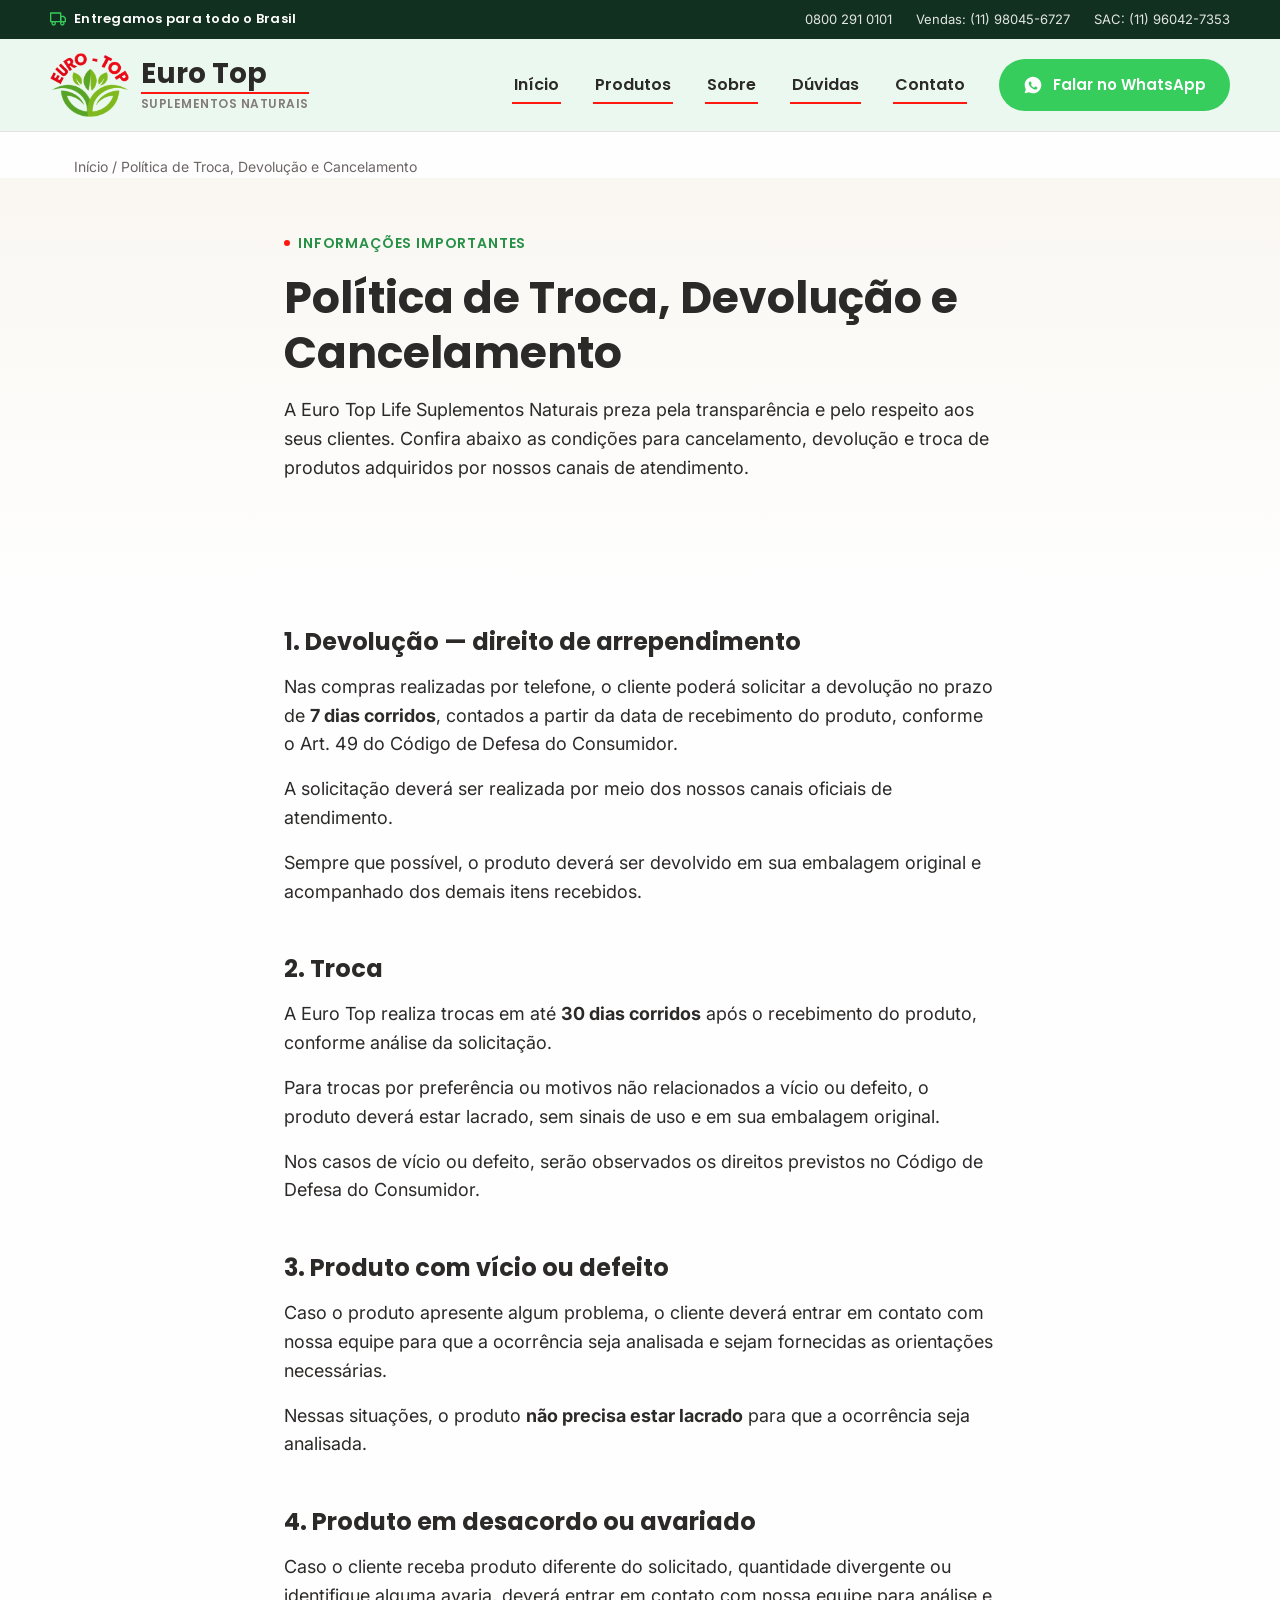
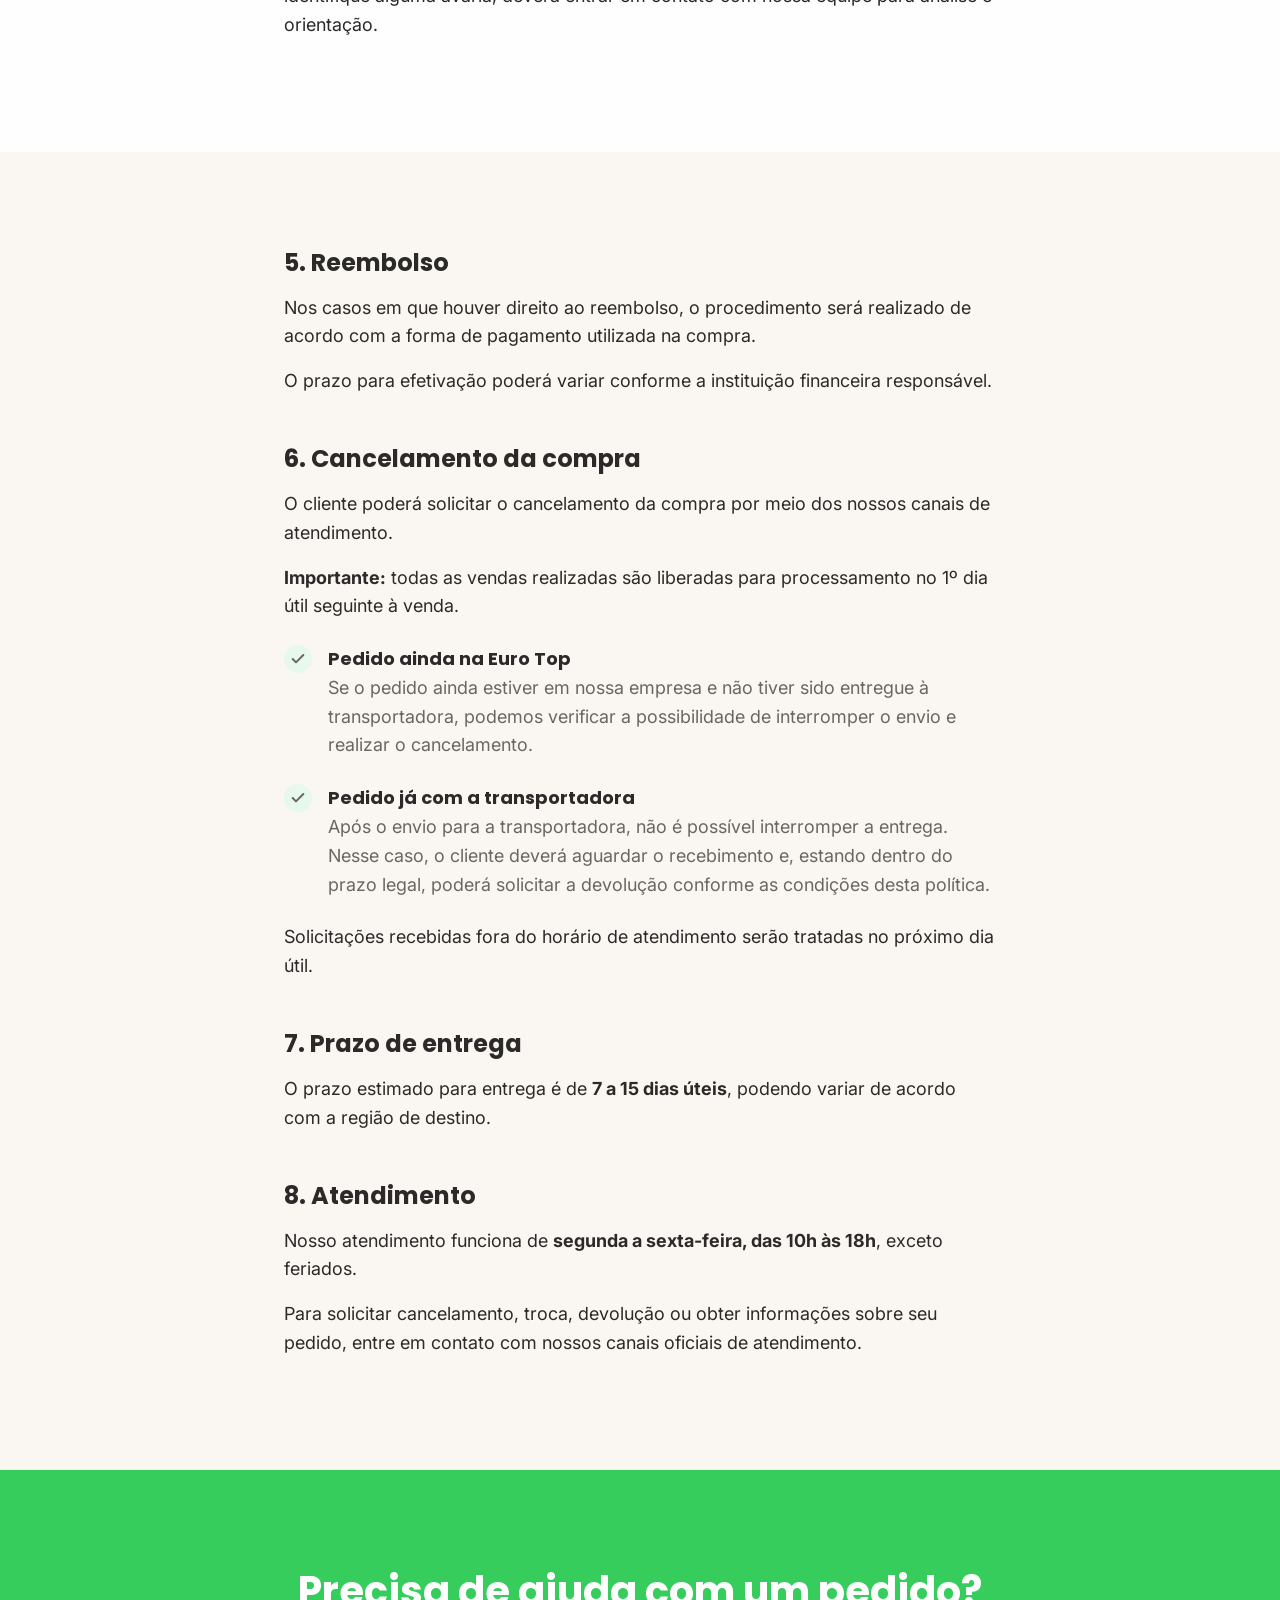
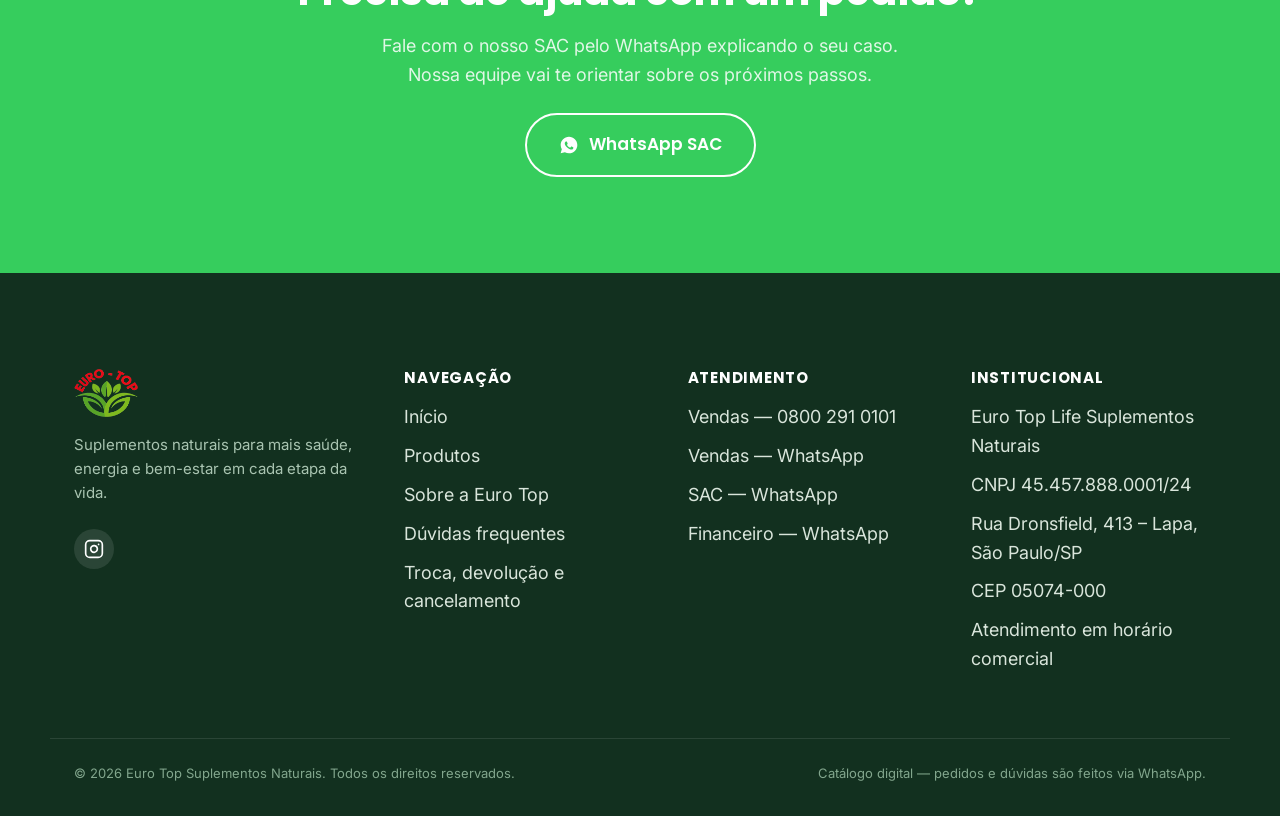
<file: politica-de-troca-devolucao-cancelamento.html>
<!DOCTYPE html>
<html lang="pt-BR">
<head>
<meta charset="UTF-8">
<meta name="viewport" content="width=device-width, initial-scale=1.0">
<title>Política de Troca, Devolução e Cancelamento — Euro Top Suplementos Naturais</title>
<meta name="description" content="Confira as condições de troca, devolução, cancelamento e reembolso de produtos Euro Top, incluindo o direito de arrependimento previsto no Código de Defesa do Consumidor.">
<link rel="icon" type="image/png" href="assets/img/favicon-32.png">
<link rel="apple-touch-icon" href="assets/img/favicon-128.png">
<link rel="preconnect" href="https://fonts.googleapis.com">
<link rel="preconnect" href="https://fonts.gstatic.com" crossorigin>
<link href="https://fonts.googleapis.com/css2?family=Inter:wght@400;500;600;700&family=Poppins:wght@500;600;700&display=swap" rel="stylesheet">
<link rel="stylesheet" href="assets/css/style.css?v=20260927">
</head>
<body>

<div class="top-bar">
  <div class="container top-bar__inner">
    <span class="top-bar__message">
      <svg viewBox="0 0 24 24" fill="none" stroke="currentColor" stroke-width="2" stroke-linecap="round" stroke-linejoin="round"><rect x="1" y="3" width="15" height="13"/><polygon points="16 8 20 8 23 11 23 16 16 16 16 8"/><circle cx="5.5" cy="18.5" r="2.5"/><circle cx="18.5" cy="18.5" r="2.5"/></svg>
      Entregamos para todo o Brasil
    </span>
    <div class="top-bar__contacts">
      <a href="tel:08002910101">0800 291 0101</a>
      <a href="https://wa.me/5511980456727" target="_blank" rel="noopener">Vendas: (11) 98045-6727</a>
      <a href="https://wa.me/5511960427353" target="_blank" rel="noopener">SAC: (11) 96042-7353</a>
    </div>
  </div>
</div>

<header class="site-header">
  <div class="container site-header__bar">
    <a href="index.html" class="brand">
      <img src="assets/img/logo-euro-top-500.png" alt="Euro Top Suplementos Naturais" width="64" height="52">
      <span class="brand__text">
        <span class="brand__name">Euro Top</span>
        <span class="brand__tagline">Suplementos Naturais</span>
      </span>
    </a>
    <nav class="main-nav">
      <ul class="main-nav__links">
        <li><a href="index.html">Início</a></li>
        <li><a href="produtos.html">Produtos</a></li>
        <li><a href="sobre.html">Sobre</a></li>
        <li><a href="index.html#faq">Dúvidas</a></li>
        <li><a href="index.html#contato">Contato</a></li>
      </ul>
      <a class="btn btn-primary btn-sm" href="https://wa.me/5511980456727?text=Ol%C3%A1!%20Vim%20pelo%20site%20da%20Euro%20Top%20e%20quero%20saber%20mais%20sobre%20os%20produtos." target="_blank" rel="noopener">
        <svg viewBox="0 0 24 24" fill="currentColor" aria-hidden="true"><path d="M12 2C6.48 2 2 6.48 2 12c0 1.85.5 3.58 1.36 5.07L2 22l5.06-1.33A9.94 9.94 0 0012 22c5.52 0 10-4.48 10-10S17.52 2 12 2zm5.2 14.2c-.22.62-1.28 1.18-1.77 1.24-.45.06-1 .08-1.62-.1-.37-.11-.85-.27-1.46-.53-2.57-1.11-4.25-3.7-4.38-3.87-.13-.17-1.05-1.4-1.05-2.67 0-1.27.67-1.9.9-2.16.23-.26.5-.32.67-.32.17 0 .34 0 .48.01.16.01.36-.06.56.43.22.53.73 1.83.8 1.96.07.13.11.29.02.46-.09.17-.14.27-.27.42-.13.15-.28.33-.4.44-.13.13-.27.27-.12.53.15.26.67 1.1 1.44 1.78.99.88 1.82 1.16 2.08 1.29.26.13.41.11.56-.06.15-.17.65-.75.82-1.01.17-.26.34-.21.56-.13.22.08 1.44.68 1.68.8.24.12.4.18.46.28.06.1.06.6-.16 1.22z"/></svg>
        Falar no WhatsApp
      </a>
    </nav>
    <button class="nav-toggle" aria-label="Abrir menu" aria-expanded="false">
      <span></span>
    </button>
  </div>
</header>

<main>

  <div class="container breadcrumbs">
    <a href="index.html">Início</a> / Política de Troca, Devolução e Cancelamento
  </div>

  <section class="hero" style="padding-top: var(--space-5);">
    <div class="container" style="max-width: 760px;">
      <span class="eyebrow">Informações importantes</span>
      <h1 style="font-size: clamp(28px, 4vw, 44px);">Política de Troca, Devolução e Cancelamento</h1>
      <p>A Euro Top Life Suplementos Naturais preza pela transparência e pelo respeito aos seus clientes. Confira abaixo as condições para cancelamento, devolução e troca de produtos adquiridos por nossos canais de atendimento.</p>
    </div>
  </section>

  <section class="section" style="padding-top: var(--space-4);">
    <div class="container" style="max-width: 760px;">

      <h2 style="font-size: 24px;">1. Devolução — direito de arrependimento</h2>
      <p>Nas compras realizadas por telefone, o cliente poderá solicitar a devolução no prazo de <strong>7 dias corridos</strong>, contados a partir da data de recebimento do produto, conforme o Art. 49 do Código de Defesa do Consumidor.</p>
      <p>A solicitação deverá ser realizada por meio dos nossos canais oficiais de atendimento.</p>
      <p>Sempre que possível, o produto deverá ser devolvido em sua embalagem original e acompanhado dos demais itens recebidos.</p>

      <h2 style="font-size: 24px; margin-top: var(--space-5);">2. Troca</h2>
      <p>A Euro Top realiza trocas em até <strong>30 dias corridos</strong> após o recebimento do produto, conforme análise da solicitação.</p>
      <p>Para trocas por preferência ou motivos não relacionados a vício ou defeito, o produto deverá estar lacrado, sem sinais de uso e em sua embalagem original.</p>
      <p>Nos casos de vício ou defeito, serão observados os direitos previstos no Código de Defesa do Consumidor.</p>

      <h2 style="font-size: 24px; margin-top: var(--space-5);">3. Produto com vício ou defeito</h2>
      <p>Caso o produto apresente algum problema, o cliente deverá entrar em contato com nossa equipe para que a ocorrência seja analisada e sejam fornecidas as orientações necessárias.</p>
      <p>Nessas situações, o produto <strong>não precisa estar lacrado</strong> para que a ocorrência seja analisada.</p>

      <h2 style="font-size: 24px; margin-top: var(--space-5);">4. Produto em desacordo ou avariado</h2>
      <p>Caso o cliente receba produto diferente do solicitado, quantidade divergente ou identifique alguma avaria, deverá entrar em contato com nossa equipe para análise e orientação.</p>

    </div>
  </section>

  <section class="section section--cream">
    <div class="container" style="max-width: 760px;">

      <h2 style="font-size: 24px;">5. Reembolso</h2>
      <p>Nos casos em que houver direito ao reembolso, o procedimento será realizado de acordo com a forma de pagamento utilizada na compra.</p>
      <p>O prazo para efetivação poderá variar conforme a instituição financeira responsável.</p>

      <h2 style="font-size: 24px; margin-top: var(--space-5);">6. Cancelamento da compra</h2>
      <p>O cliente poderá solicitar o cancelamento da compra por meio dos nossos canais de atendimento.</p>
      <p><strong>Importante:</strong> todas as vendas realizadas são liberadas para processamento no 1º dia útil seguinte à venda.</p>
      <ul class="checklist" style="margin: var(--space-3) 0;">
        <li>
          <span class="checklist__icon"><svg viewBox="0 0 24 24" fill="none" stroke="currentColor" stroke-width="3" stroke-linecap="round" stroke-linejoin="round"><polyline points="20 6 9 17 4 12"/></svg></span>
          <div><strong>Pedido ainda na Euro Top</strong><span>Se o pedido ainda estiver em nossa empresa e não tiver sido entregue à transportadora, podemos verificar a possibilidade de interromper o envio e realizar o cancelamento.</span></div>
        </li>
        <li>
          <span class="checklist__icon"><svg viewBox="0 0 24 24" fill="none" stroke="currentColor" stroke-width="3" stroke-linecap="round" stroke-linejoin="round"><polyline points="20 6 9 17 4 12"/></svg></span>
          <div><strong>Pedido já com a transportadora</strong><span>Após o envio para a transportadora, não é possível interromper a entrega. Nesse caso, o cliente deverá aguardar o recebimento e, estando dentro do prazo legal, poderá solicitar a devolução conforme as condições desta política.</span></div>
        </li>
      </ul>
      <p>Solicitações recebidas fora do horário de atendimento serão tratadas no próximo dia útil.</p>

      <h2 style="font-size: 24px; margin-top: var(--space-5);">7. Prazo de entrega</h2>
      <p>O prazo estimado para entrega é de <strong>7 a 15 dias úteis</strong>, podendo variar de acordo com a região de destino.</p>

      <h2 style="font-size: 24px; margin-top: var(--space-5);">8. Atendimento</h2>
      <p>Nosso atendimento funciona de <strong>segunda a sexta-feira, das 10h às 18h</strong>, exceto feriados.</p>
      <p>Para solicitar cancelamento, troca, devolução ou obter informações sobre seu pedido, entre em contato com nossos canais oficiais de atendimento.</p>

    </div>
  </section>

  <section class="section section--primary">
    <div class="container" style="text-align:center;">
      <h2>Precisa de ajuda com um pedido?</h2>
      <p style="color: rgba(254,254,254,0.85); max-width:520px; margin: 0 auto var(--space-3);">Fale com o nosso SAC pelo WhatsApp explicando o seu caso. Nossa equipe vai te orientar sobre os próximos passos.</p>
      <div style="display:flex; gap:16px; justify-content:center; flex-wrap:wrap;">
        <a class="btn btn-outline" href="https://wa.me/5511960427353?text=Ol%C3%A1!%20Preciso%20de%20ajuda%20com%20troca%2C%20devolu%C3%A7%C3%A3o%20ou%20cancelamento." target="_blank" rel="noopener">
          <svg viewBox="0 0 24 24" fill="currentColor" aria-hidden="true"><path d="M12 2C6.48 2 2 6.48 2 12c0 1.85.5 3.58 1.36 5.07L2 22l5.06-1.33A9.94 9.94 0 0012 22c5.52 0 10-4.48 10-10S17.52 2 12 2zm5.2 14.2c-.22.62-1.28 1.18-1.77 1.24-.45.06-1 .08-1.62-.1-.37-.11-.85-.27-1.46-.53-2.57-1.11-4.25-3.7-4.38-3.87-.13-.17-1.05-1.4-1.05-2.67 0-1.27.67-1.9.9-2.16.23-.26.5-.32.67-.32.17 0 .34 0 .48.01.16.01.36-.06.56.43.22.53.73 1.83.8 1.96.07.13.11.29.02.46-.09.17-.14.27-.27.42-.13.15-.28.33-.4.44-.13.13-.27.27-.12.53.15.26.67 1.1 1.44 1.78.99.88 1.82 1.16 2.08 1.29.26.13.41.11.56-.06.15-.17.65-.75.82-1.01.17-.26.34-.21.56-.13.22.08 1.44.68 1.68.8.24.12.4.18.46.28.06.1.06.6-.16 1.22z"/></svg>
          WhatsApp SAC
        </a>
      </div>
    </div>
  </section>

</main>

<footer class="site-footer">
  <div class="container footer-grid">
    <div class="footer-brand">
      <img src="assets/img/logo-euro-top-500.png" alt="Euro Top Suplementos Naturais" width="64" height="52">
      <p>Suplementos naturais para mais saúde, energia e bem-estar em cada etapa da vida.</p>
      <div class="footer-social">
        <a class="footer-social__link" href="https://www.instagram.com/eurotoplife/" target="_blank" rel="noopener" aria-label="Euro Top no Instagram">
          <svg viewBox="0 0 24 24" fill="none" stroke="currentColor" stroke-width="2" stroke-linecap="round" stroke-linejoin="round"><rect x="2" y="2" width="20" height="20" rx="5"/><path d="M16 11.37A4 4 0 1 1 12.63 8 4 4 0 0 1 16 11.37z"/><line x1="17.5" y1="6.5" x2="17.51" y2="6.5"/></svg>
        </a>
      </div>
    </div>
    <div class="footer-col">
      <h4>Navegação</h4>
      <ul>
        <li><a href="index.html">Início</a></li>
        <li><a href="produtos.html">Produtos</a></li>
        <li><a href="sobre.html">Sobre a Euro Top</a></li>
        <li><a href="index.html#faq">Dúvidas frequentes</a></li>
        <li><a href="politica-de-troca-devolucao-cancelamento.html">Troca, devolução e cancelamento</a></li>
      </ul>
    </div>
    <div class="footer-col">
      <h4>Atendimento</h4>
      <ul>
        <li><a href="tel:08002910101">Vendas — 0800 291 0101</a></li>
        <li><a href="https://wa.me/5511980456727" target="_blank" rel="noopener">Vendas — WhatsApp</a></li>
        <li><a href="https://wa.me/5511960427353" target="_blank" rel="noopener">SAC — WhatsApp</a></li>
        <li><a href="https://wa.me/5511981735927" target="_blank" rel="noopener">Financeiro — WhatsApp</a></li>
      </ul>
    </div>
    <div class="footer-col">
      <h4>Institucional</h4>
      <ul>
        <li>Euro Top Life Suplementos Naturais</li>
        <li>CNPJ 45.457.888.0001/24</li>
        <li>Rua Dronsfield, 413 – Lapa, São Paulo/SP</li>
        <li>CEP 05074-000</li>
        <li>Atendimento em horário comercial</li>
      </ul>
    </div>
  </div>
  <div class="container footer-bottom">
    <span>© 2026 Euro Top Suplementos Naturais. Todos os direitos reservados.</span>
    <span>Catálogo digital — pedidos e dúvidas são feitos via WhatsApp.</span>
  </div>
</footer>

<a class="whatsapp-float" href="https://wa.me/5511980456727?text=Ol%C3%A1!%20Vim%20pelo%20site%20da%20Euro%20Top%20e%20quero%20saber%20mais%20sobre%20os%20produtos." target="_blank" rel="noopener" aria-label="Falar no WhatsApp">
  <svg viewBox="0 0 24 24" fill="currentColor" aria-hidden="true"><path d="M12 2C6.48 2 2 6.48 2 12c0 1.85.5 3.58 1.36 5.07L2 22l5.06-1.33A9.94 9.94 0 0012 22c5.52 0 10-4.48 10-10S17.52 2 12 2zm5.2 14.2c-.22.62-1.28 1.18-1.77 1.24-.45.06-1 .08-1.62-.1-.37-.11-.85-.27-1.46-.53-2.57-1.11-4.25-3.7-4.38-3.87-.13-.17-1.05-1.4-1.05-2.67 0-1.27.67-1.9.9-2.16.23-.26.5-.32.67-.32.17 0 .34 0 .48.01.16.01.36-.06.56.43.22.53.73 1.83.8 1.96.07.13.11.29.02.46-.09.17-.14.27-.27.42-.13.15-.28.33-.4.44-.13.13-.27.27-.12.53.15.26.67 1.1 1.44 1.78.99.88 1.82 1.16 2.08 1.29.26.13.41.11.56-.06.15-.17.65-.75.82-1.01.17-.26.34-.21.56-.13.22.08 1.44.68 1.68.8.24.12.4.18.46.28.06.1.06.6-.16 1.22z"/></svg>
</a>

<script src="assets/js/main.js?v=20260927"></script>
</body>
</html>
</file>
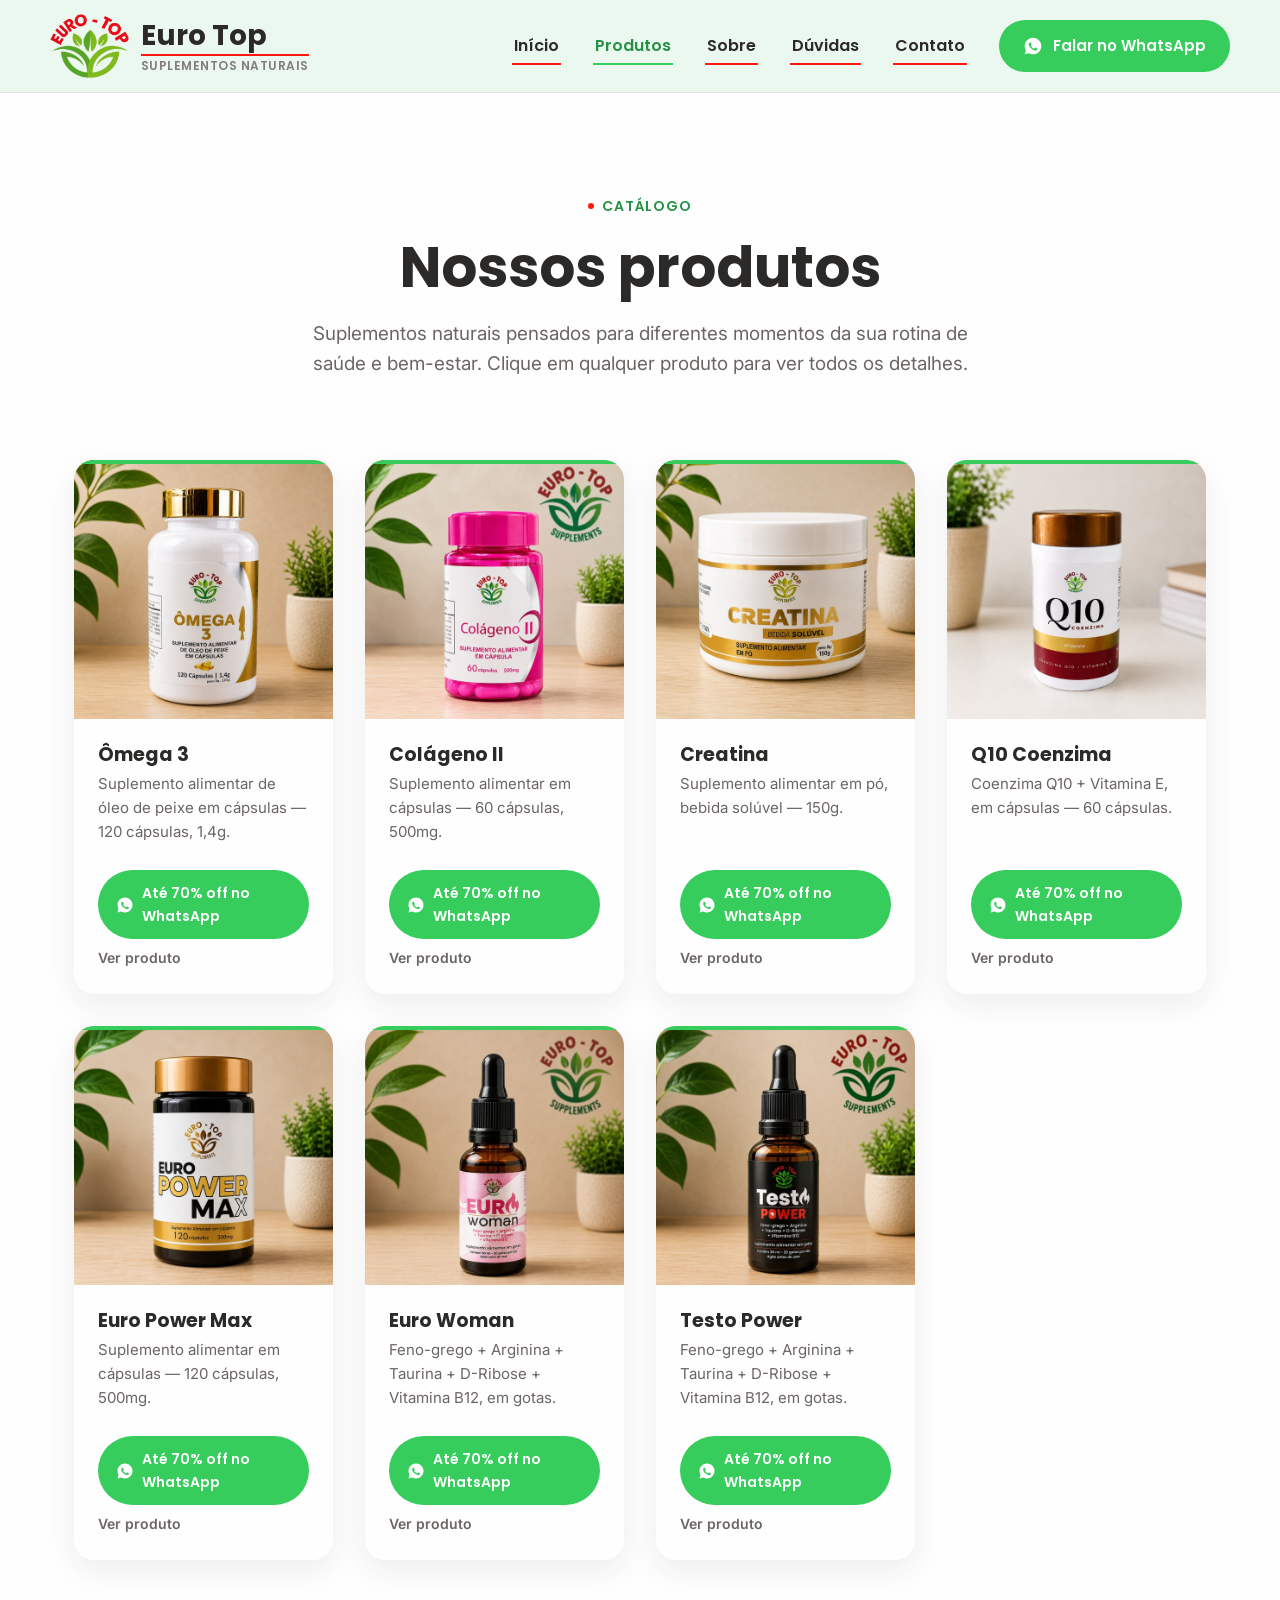
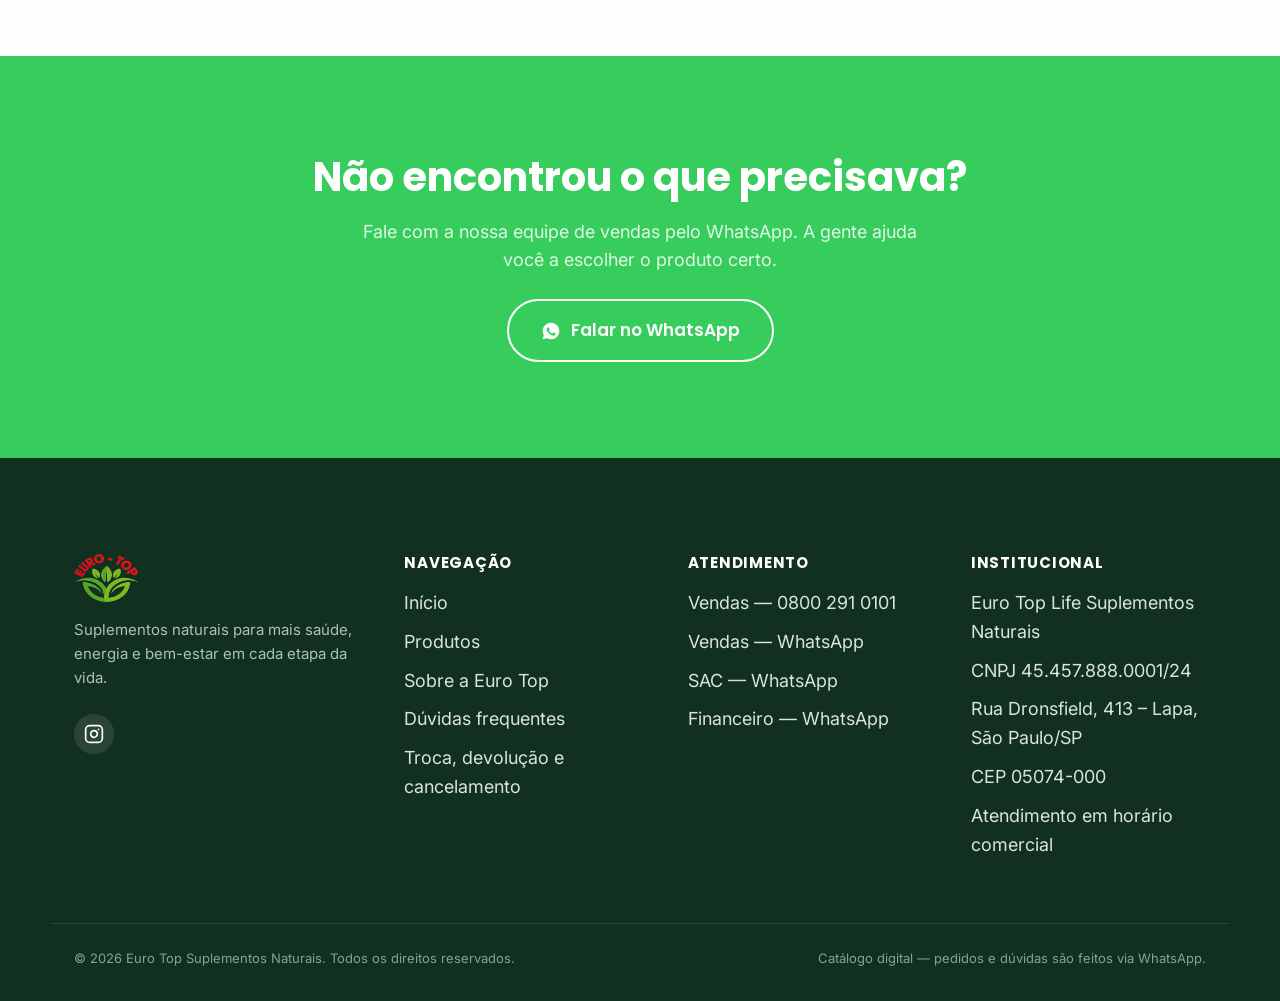
<file: produtos.html>
<!DOCTYPE html>
<html lang="pt-BR">
<head>
<meta charset="UTF-8">
<meta name="viewport" content="width=device-width, initial-scale=1.0">
<title>Produtos — Euro Top Suplementos Naturais</title>
<meta name="description" content="Conheça a linha completa de suplementos naturais Euro Top: Ômega 3, Colágeno II, Creatina, Q10 Coenzima, Euro Power Max, Euro Woman e Testo Power.">
<link rel="icon" type="image/png" href="assets/img/favicon-32.png">
<link rel="apple-touch-icon" href="assets/img/favicon-128.png">
<link rel="preconnect" href="https://fonts.googleapis.com">
<link rel="preconnect" href="https://fonts.gstatic.com" crossorigin>
<link href="https://fonts.googleapis.com/css2?family=Inter:wght@400;500;600;700&family=Poppins:wght@500;600;700&display=swap" rel="stylesheet">
<link rel="stylesheet" href="assets/css/style.css?v=20260927">
</head>
<body>

<header class="site-header">
  <div class="container site-header__bar">
    <a href="index.html" class="brand">
      <img src="assets/img/logo-euro-top-500.png" alt="Euro Top Suplementos Naturais" width="64" height="52">
      <span class="brand__text">
        <span class="brand__name">Euro Top</span>
        <span class="brand__tagline">Suplementos Naturais</span>
      </span>
    </a>
    <nav class="main-nav">
      <ul class="main-nav__links">
        <li><a href="index.html">Início</a></li>
        <li><a href="produtos.html" aria-current="page">Produtos</a></li>
        <li><a href="sobre.html">Sobre</a></li>
        <li><a href="index.html#faq">Dúvidas</a></li>
        <li><a href="index.html#contato">Contato</a></li>
      </ul>
      <a class="btn btn-primary btn-sm" href="https://wa.me/5511980456727?text=Ol%C3%A1!%20Vim%20pelo%20site%20da%20Euro%20Top%20e%20quero%20saber%20mais%20sobre%20os%20produtos." target="_blank" rel="noopener">
        <svg viewBox="0 0 24 24" fill="currentColor" aria-hidden="true"><path d="M12 2C6.48 2 2 6.48 2 12c0 1.85.5 3.58 1.36 5.07L2 22l5.06-1.33A9.94 9.94 0 0012 22c5.52 0 10-4.48 10-10S17.52 2 12 2zm5.2 14.2c-.22.62-1.28 1.18-1.77 1.24-.45.06-1 .08-1.62-.1-.37-.11-.85-.27-1.46-.53-2.57-1.11-4.25-3.7-4.38-3.87-.13-.17-1.05-1.4-1.05-2.67 0-1.27.67-1.9.9-2.16.23-.26.5-.32.67-.32.17 0 .34 0 .48.01.16.01.36-.06.56.43.22.53.73 1.83.8 1.96.07.13.11.29.02.46-.09.17-.14.27-.27.42-.13.15-.28.33-.4.44-.13.13-.27.27-.12.53.15.26.67 1.1 1.44 1.78.99.88 1.82 1.16 2.08 1.29.26.13.41.11.56-.06.15-.17.65-.75.82-1.01.17-.26.34-.21.56-.13.22.08 1.44.68 1.68.8.24.12.4.18.46.28.06.1.06.6-.16 1.22z"/></svg>
        Falar no WhatsApp
      </a>
    </nav>
    <button class="nav-toggle" aria-label="Abrir menu" aria-expanded="false">
      <span></span>
    </button>
  </div>
</header>

<main>
  <section class="section" style="padding-bottom: var(--space-4);">
    <div class="container">
      <div class="section-head reveal" style="margin-bottom: var(--space-5);">
        <span class="eyebrow">Catálogo</span>
        <h1>Nossos produtos</h1>
        <p>Suplementos naturais pensados para diferentes momentos da sua rotina de saúde e bem-estar. Clique em qualquer produto para ver todos os detalhes.</p>
      </div>
    </div>
  </section>

  <section class="section" style="padding-top: 0;">
    <div class="container">
      <div class="product-grid">

        <article class="product-card reveal">
          <a href="produtos/omega-3.html" class="product-card__img">
            <img src="assets/img/produtos/omega-3-thumb.jpg" alt="Ômega 3 Euro Top">
          </a>
          <div class="product-card__body">
            <h3><a href="produtos/omega-3.html">Ômega 3</a></h3>
            <p>Suplemento alimentar de óleo de peixe em cápsulas — 120 cápsulas, 1,4g.</p>
            <div class="product-card__links">
              <a class="product-card__deal" href="https://wa.me/5511980456727?text=Ol%C3%A1!%20Tenho%20interesse%20no%20%C3%94mega%203%20da%20Euro%20Top%20e%20quero%20saber%20sobre%20o%20desconto." target="_blank" rel="noopener">
                <svg viewBox="0 0 24 24" fill="currentColor" aria-hidden="true"><path d="M12 2C6.48 2 2 6.48 2 12c0 1.85.5 3.58 1.36 5.07L2 22l5.06-1.33A9.94 9.94 0 0012 22c5.52 0 10-4.48 10-10S17.52 2 12 2zm5.2 14.2c-.22.62-1.28 1.18-1.77 1.24-.45.06-1 .08-1.62-.1-.37-.11-.85-.27-1.46-.53-2.57-1.11-4.25-3.7-4.38-3.87-.13-.17-1.05-1.4-1.05-2.67 0-1.27.67-1.9.9-2.16.23-.26.5-.32.67-.32.17 0 .34 0 .48.01.16.01.36-.06.56.43.22.53.73 1.83.8 1.96.07.13.11.29.02.46-.09.17-.14.27-.27.42-.13.15-.28.33-.4.44-.13.13-.27.27-.12.53.15.26.67 1.1 1.44 1.78.99.88 1.82 1.16 2.08 1.29.26.13.41.11.56-.06.15-.17.65-.75.82-1.01.17-.26.34-.21.56-.13.22.08 1.44.68 1.68.8.24.12.4.18.46.28.06.1.06.6-.16 1.22z"/></svg>
                Até 70% off no WhatsApp
              </a>
              <a class="product-card__view" href="produtos/omega-3.html">Ver produto</a>
            </div>
          </div>
        </article>

        <article class="product-card reveal">
          <a href="produtos/colageno.html" class="product-card__img">
            <img src="assets/img/produtos/colageno-thumb.jpg" alt="Colágeno II Euro Top">
          </a>
          <div class="product-card__body">
            <h3><a href="produtos/colageno.html">Colágeno II</a></h3>
            <p>Suplemento alimentar em cápsulas — 60 cápsulas, 500mg.</p>
            <div class="product-card__links">
              <a class="product-card__deal" href="https://wa.me/5511980456727?text=Ol%C3%A1!%20Tenho%20interesse%20no%20Col%C3%A1geno%20II%20da%20Euro%20Top%20e%20quero%20saber%20sobre%20o%20desconto." target="_blank" rel="noopener">
                <svg viewBox="0 0 24 24" fill="currentColor" aria-hidden="true"><path d="M12 2C6.48 2 2 6.48 2 12c0 1.85.5 3.58 1.36 5.07L2 22l5.06-1.33A9.94 9.94 0 0012 22c5.52 0 10-4.48 10-10S17.52 2 12 2zm5.2 14.2c-.22.62-1.28 1.18-1.77 1.24-.45.06-1 .08-1.62-.1-.37-.11-.85-.27-1.46-.53-2.57-1.11-4.25-3.7-4.38-3.87-.13-.17-1.05-1.4-1.05-2.67 0-1.27.67-1.9.9-2.16.23-.26.5-.32.67-.32.17 0 .34 0 .48.01.16.01.36-.06.56.43.22.53.73 1.83.8 1.96.07.13.11.29.02.46-.09.17-.14.27-.27.42-.13.15-.28.33-.4.44-.13.13-.27.27-.12.53.15.26.67 1.1 1.44 1.78.99.88 1.82 1.16 2.08 1.29.26.13.41.11.56-.06.15-.17.65-.75.82-1.01.17-.26.34-.21.56-.13.22.08 1.44.68 1.68.8.24.12.4.18.46.28.06.1.06.6-.16 1.22z"/></svg>
                Até 70% off no WhatsApp
              </a>
              <a class="product-card__view" href="produtos/colageno.html">Ver produto</a>
            </div>
          </div>
        </article>

        <article class="product-card reveal">
          <a href="produtos/creatina.html" class="product-card__img">
            <img src="assets/img/produtos/creatina-thumb.jpg" alt="Creatina Euro Top">
          </a>
          <div class="product-card__body">
            <h3><a href="produtos/creatina.html">Creatina</a></h3>
            <p>Suplemento alimentar em pó, bebida solúvel — 150g.</p>
            <div class="product-card__links">
              <a class="product-card__deal" href="https://wa.me/5511980456727?text=Ol%C3%A1!%20Tenho%20interesse%20no%20Creatina%20da%20Euro%20Top%20e%20quero%20saber%20sobre%20o%20desconto." target="_blank" rel="noopener">
                <svg viewBox="0 0 24 24" fill="currentColor" aria-hidden="true"><path d="M12 2C6.48 2 2 6.48 2 12c0 1.85.5 3.58 1.36 5.07L2 22l5.06-1.33A9.94 9.94 0 0012 22c5.52 0 10-4.48 10-10S17.52 2 12 2zm5.2 14.2c-.22.62-1.28 1.18-1.77 1.24-.45.06-1 .08-1.62-.1-.37-.11-.85-.27-1.46-.53-2.57-1.11-4.25-3.7-4.38-3.87-.13-.17-1.05-1.4-1.05-2.67 0-1.27.67-1.9.9-2.16.23-.26.5-.32.67-.32.17 0 .34 0 .48.01.16.01.36-.06.56.43.22.53.73 1.83.8 1.96.07.13.11.29.02.46-.09.17-.14.27-.27.42-.13.15-.28.33-.4.44-.13.13-.27.27-.12.53.15.26.67 1.1 1.44 1.78.99.88 1.82 1.16 2.08 1.29.26.13.41.11.56-.06.15-.17.65-.75.82-1.01.17-.26.34-.21.56-.13.22.08 1.44.68 1.68.8.24.12.4.18.46.28.06.1.06.6-.16 1.22z"/></svg>
                Até 70% off no WhatsApp
              </a>
              <a class="product-card__view" href="produtos/creatina.html">Ver produto</a>
            </div>
          </div>
        </article>

        <article class="product-card reveal">
          <a href="produtos/q10-coenzima.html" class="product-card__img">
            <img src="assets/img/produtos/q10-coenzima-thumb.jpg" alt="Q10 Coenzima Euro Top">
          </a>
          <div class="product-card__body">
            <h3><a href="produtos/q10-coenzima.html">Q10 Coenzima</a></h3>
            <p>Coenzima Q10 + Vitamina E, em cápsulas — 60 cápsulas.</p>
            <div class="product-card__links">
              <a class="product-card__deal" href="https://wa.me/5511980456727?text=Ol%C3%A1!%20Tenho%20interesse%20no%20Q10%20Coenzima%20da%20Euro%20Top%20e%20quero%20saber%20sobre%20o%20desconto." target="_blank" rel="noopener">
                <svg viewBox="0 0 24 24" fill="currentColor" aria-hidden="true"><path d="M12 2C6.48 2 2 6.48 2 12c0 1.85.5 3.58 1.36 5.07L2 22l5.06-1.33A9.94 9.94 0 0012 22c5.52 0 10-4.48 10-10S17.52 2 12 2zm5.2 14.2c-.22.62-1.28 1.18-1.77 1.24-.45.06-1 .08-1.62-.1-.37-.11-.85-.27-1.46-.53-2.57-1.11-4.25-3.7-4.38-3.87-.13-.17-1.05-1.4-1.05-2.67 0-1.27.67-1.9.9-2.16.23-.26.5-.32.67-.32.17 0 .34 0 .48.01.16.01.36-.06.56.43.22.53.73 1.83.8 1.96.07.13.11.29.02.46-.09.17-.14.27-.27.42-.13.15-.28.33-.4.44-.13.13-.27.27-.12.53.15.26.67 1.1 1.44 1.78.99.88 1.82 1.16 2.08 1.29.26.13.41.11.56-.06.15-.17.65-.75.82-1.01.17-.26.34-.21.56-.13.22.08 1.44.68 1.68.8.24.12.4.18.46.28.06.1.06.6-.16 1.22z"/></svg>
                Até 70% off no WhatsApp
              </a>
              <a class="product-card__view" href="produtos/q10-coenzima.html">Ver produto</a>
            </div>
          </div>
        </article>

        <article class="product-card reveal">
          <a href="produtos/euro-power-max.html" class="product-card__img">
            <img src="assets/img/produtos/euro-power-max-thumb.jpg" alt="Euro Power Max">
          </a>
          <div class="product-card__body">
            <h3><a href="produtos/euro-power-max.html">Euro Power Max</a></h3>
            <p>Suplemento alimentar em cápsulas — 120 cápsulas, 500mg.</p>
            <div class="product-card__links">
              <a class="product-card__deal" href="https://wa.me/5511980456727?text=Ol%C3%A1!%20Tenho%20interesse%20no%20Euro%20Power%20Max%20da%20Euro%20Top%20e%20quero%20saber%20sobre%20o%20desconto." target="_blank" rel="noopener">
                <svg viewBox="0 0 24 24" fill="currentColor" aria-hidden="true"><path d="M12 2C6.48 2 2 6.48 2 12c0 1.85.5 3.58 1.36 5.07L2 22l5.06-1.33A9.94 9.94 0 0012 22c5.52 0 10-4.48 10-10S17.52 2 12 2zm5.2 14.2c-.22.62-1.28 1.18-1.77 1.24-.45.06-1 .08-1.62-.1-.37-.11-.85-.27-1.46-.53-2.57-1.11-4.25-3.7-4.38-3.87-.13-.17-1.05-1.4-1.05-2.67 0-1.27.67-1.9.9-2.16.23-.26.5-.32.67-.32.17 0 .34 0 .48.01.16.01.36-.06.56.43.22.53.73 1.83.8 1.96.07.13.11.29.02.46-.09.17-.14.27-.27.42-.13.15-.28.33-.4.44-.13.13-.27.27-.12.53.15.26.67 1.1 1.44 1.78.99.88 1.82 1.16 2.08 1.29.26.13.41.11.56-.06.15-.17.65-.75.82-1.01.17-.26.34-.21.56-.13.22.08 1.44.68 1.68.8.24.12.4.18.46.28.06.1.06.6-.16 1.22z"/></svg>
                Até 70% off no WhatsApp
              </a>
              <a class="product-card__view" href="produtos/euro-power-max.html">Ver produto</a>
            </div>
          </div>
        </article>

        <article class="product-card reveal">
          <a href="produtos/euro-woman.html" class="product-card__img">
            <img src="assets/img/produtos/euro-woman-thumb.jpg" alt="Euro Woman">
          </a>
          <div class="product-card__body">
            <h3><a href="produtos/euro-woman.html">Euro Woman</a></h3>
            <p>Feno-grego + Arginina + Taurina + D-Ribose + Vitamina B12, em gotas.</p>
            <div class="product-card__links">
              <a class="product-card__deal" href="https://wa.me/5511980456727?text=Ol%C3%A1!%20Tenho%20interesse%20no%20Euro%20Woman%20da%20Euro%20Top%20e%20quero%20saber%20sobre%20o%20desconto." target="_blank" rel="noopener">
                <svg viewBox="0 0 24 24" fill="currentColor" aria-hidden="true"><path d="M12 2C6.48 2 2 6.48 2 12c0 1.85.5 3.58 1.36 5.07L2 22l5.06-1.33A9.94 9.94 0 0012 22c5.52 0 10-4.48 10-10S17.52 2 12 2zm5.2 14.2c-.22.62-1.28 1.18-1.77 1.24-.45.06-1 .08-1.62-.1-.37-.11-.85-.27-1.46-.53-2.57-1.11-4.25-3.7-4.38-3.87-.13-.17-1.05-1.4-1.05-2.67 0-1.27.67-1.9.9-2.16.23-.26.5-.32.67-.32.17 0 .34 0 .48.01.16.01.36-.06.56.43.22.53.73 1.83.8 1.96.07.13.11.29.02.46-.09.17-.14.27-.27.42-.13.15-.28.33-.4.44-.13.13-.27.27-.12.53.15.26.67 1.1 1.44 1.78.99.88 1.82 1.16 2.08 1.29.26.13.41.11.56-.06.15-.17.65-.75.82-1.01.17-.26.34-.21.56-.13.22.08 1.44.68 1.68.8.24.12.4.18.46.28.06.1.06.6-.16 1.22z"/></svg>
                Até 70% off no WhatsApp
              </a>
              <a class="product-card__view" href="produtos/euro-woman.html">Ver produto</a>
            </div>
          </div>
        </article>

        <article class="product-card reveal">
          <a href="produtos/testo-power.html" class="product-card__img">
            <img src="assets/img/produtos/testo-power-thumb.jpg" alt="Testo Power">
          </a>
          <div class="product-card__body">
            <h3><a href="produtos/testo-power.html">Testo Power</a></h3>
            <p>Feno-grego + Arginina + Taurina + D-Ribose + Vitamina B12, em gotas.</p>
            <div class="product-card__links">
              <a class="product-card__deal" href="https://wa.me/5511980456727?text=Ol%C3%A1!%20Tenho%20interesse%20no%20Testo%20Power%20da%20Euro%20Top%20e%20quero%20saber%20sobre%20o%20desconto." target="_blank" rel="noopener">
                <svg viewBox="0 0 24 24" fill="currentColor" aria-hidden="true"><path d="M12 2C6.48 2 2 6.48 2 12c0 1.85.5 3.58 1.36 5.07L2 22l5.06-1.33A9.94 9.94 0 0012 22c5.52 0 10-4.48 10-10S17.52 2 12 2zm5.2 14.2c-.22.62-1.28 1.18-1.77 1.24-.45.06-1 .08-1.62-.1-.37-.11-.85-.27-1.46-.53-2.57-1.11-4.25-3.7-4.38-3.87-.13-.17-1.05-1.4-1.05-2.67 0-1.27.67-1.9.9-2.16.23-.26.5-.32.67-.32.17 0 .34 0 .48.01.16.01.36-.06.56.43.22.53.73 1.83.8 1.96.07.13.11.29.02.46-.09.17-.14.27-.27.42-.13.15-.28.33-.4.44-.13.13-.27.27-.12.53.15.26.67 1.1 1.44 1.78.99.88 1.82 1.16 2.08 1.29.26.13.41.11.56-.06.15-.17.65-.75.82-1.01.17-.26.34-.21.56-.13.22.08 1.44.68 1.68.8.24.12.4.18.46.28.06.1.06.6-.16 1.22z"/></svg>
                Até 70% off no WhatsApp
              </a>
              <a class="product-card__view" href="produtos/testo-power.html">Ver produto</a>
            </div>
          </div>
        </article>

      </div>
    </div>
  </section>

  <section class="section section--primary">
    <div class="container" style="text-align:center;">
      <h2>Não encontrou o que precisava?</h2>
      <p style="color: rgba(254,254,254,0.85); max-width:560px; margin: 0 auto var(--space-3);">Fale com a nossa equipe de vendas pelo WhatsApp. A gente ajuda você a escolher o produto certo.</p>
      <a class="btn btn-outline" href="https://wa.me/5511980456727?text=Ol%C3%A1!%20Vim%20pelo%20site%20da%20Euro%20Top%20e%20quero%20saber%20mais%20sobre%20os%20produtos." target="_blank" rel="noopener">
        <svg viewBox="0 0 24 24" fill="currentColor" aria-hidden="true"><path d="M12 2C6.48 2 2 6.48 2 12c0 1.85.5 3.58 1.36 5.07L2 22l5.06-1.33A9.94 9.94 0 0012 22c5.52 0 10-4.48 10-10S17.52 2 12 2zm5.2 14.2c-.22.62-1.28 1.18-1.77 1.24-.45.06-1 .08-1.62-.1-.37-.11-.85-.27-1.46-.53-2.57-1.11-4.25-3.7-4.38-3.87-.13-.17-1.05-1.4-1.05-2.67 0-1.27.67-1.9.9-2.16.23-.26.5-.32.67-.32.17 0 .34 0 .48.01.16.01.36-.06.56.43.22.53.73 1.83.8 1.96.07.13.11.29.02.46-.09.17-.14.27-.27.42-.13.15-.28.33-.4.44-.13.13-.27.27-.12.53.15.26.67 1.1 1.44 1.78.99.88 1.82 1.16 2.08 1.29.26.13.41.11.56-.06.15-.17.65-.75.82-1.01.17-.26.34-.21.56-.13.22.08 1.44.68 1.68.8.24.12.4.18.46.28.06.1.06.6-.16 1.22z"/></svg>
        Falar no WhatsApp
      </a>
    </div>
  </section>
</main>

<footer class="site-footer">
  <div class="container footer-grid">
    <div class="footer-brand">
      <img src="assets/img/logo-euro-top-500.png" alt="Euro Top Suplementos Naturais" width="64" height="52">
      <p>Suplementos naturais para mais saúde, energia e bem-estar em cada etapa da vida.</p>
      <div class="footer-social">
        <a class="footer-social__link" href="https://www.instagram.com/eurotoplife/" target="_blank" rel="noopener" aria-label="Euro Top no Instagram">
          <svg viewBox="0 0 24 24" fill="none" stroke="currentColor" stroke-width="2" stroke-linecap="round" stroke-linejoin="round"><rect x="2" y="2" width="20" height="20" rx="5"/><path d="M16 11.37A4 4 0 1 1 12.63 8 4 4 0 0 1 16 11.37z"/><line x1="17.5" y1="6.5" x2="17.51" y2="6.5"/></svg>
        </a>
      </div>
    </div>
    <div class="footer-col">
      <h4>Navegação</h4>
      <ul>
        <li><a href="index.html">Início</a></li>
        <li><a href="produtos.html">Produtos</a></li>
        <li><a href="sobre.html">Sobre a Euro Top</a></li>
        <li><a href="index.html#faq">Dúvidas frequentes</a></li>
        <li><a href="politica-de-troca-devolucao-cancelamento.html">Troca, devolução e cancelamento</a></li>
      </ul>
    </div>
    <div class="footer-col">
      <h4>Atendimento</h4>
      <ul>
        <li><a href="tel:08002910101">Vendas — 0800 291 0101</a></li>
        <li><a href="https://wa.me/5511980456727" target="_blank" rel="noopener">Vendas — WhatsApp</a></li>
        <li><a href="https://wa.me/5511960427353" target="_blank" rel="noopener">SAC — WhatsApp</a></li>
        <li><a href="https://wa.me/5511981735927" target="_blank" rel="noopener">Financeiro — WhatsApp</a></li>
      </ul>
    </div>
    <div class="footer-col">
      <h4>Institucional</h4>
      <ul>
        <li>Euro Top Life Suplementos Naturais</li>
        <li>CNPJ 45.457.888.0001/24</li>
        <li>Rua Dronsfield, 413 – Lapa, São Paulo/SP</li>
        <li>CEP 05074-000</li>
        <li>Atendimento em horário comercial</li>
      </ul>
    </div>
  </div>
  <div class="container footer-bottom">
    <span>© 2026 Euro Top Suplementos Naturais. Todos os direitos reservados.</span>
    <span>Catálogo digital — pedidos e dúvidas são feitos via WhatsApp.</span>
  </div>
</footer>

<a class="whatsapp-float" href="https://wa.me/5511980456727?text=Ol%C3%A1!%20Vim%20pelo%20site%20da%20Euro%20Top%20e%20quero%20saber%20mais%20sobre%20os%20produtos." target="_blank" rel="noopener" aria-label="Falar no WhatsApp">
  <svg viewBox="0 0 24 24" fill="currentColor" aria-hidden="true"><path d="M12 2C6.48 2 2 6.48 2 12c0 1.85.5 3.58 1.36 5.07L2 22l5.06-1.33A9.94 9.94 0 0012 22c5.52 0 10-4.48 10-10S17.52 2 12 2zm5.2 14.2c-.22.62-1.28 1.18-1.77 1.24-.45.06-1 .08-1.62-.1-.37-.11-.85-.27-1.46-.53-2.57-1.11-4.25-3.7-4.38-3.87-.13-.17-1.05-1.4-1.05-2.67 0-1.27.67-1.9.9-2.16.23-.26.5-.32.67-.32.17 0 .34 0 .48.01.16.01.36-.06.56.43.22.53.73 1.83.8 1.96.07.13.11.29.02.46-.09.17-.14.27-.27.42-.13.15-.28.33-.4.44-.13.13-.27.27-.12.53.15.26.67 1.1 1.44 1.78.99.88 1.82 1.16 2.08 1.29.26.13.41.11.56-.06.15-.17.65-.75.82-1.01.17-.26.34-.21.56-.13.22.08 1.44.68 1.68.8.24.12.4.18.46.28.06.1.06.6-.16 1.22z"/></svg>
</a>

<script src="assets/js/main.js?v=20260927"></script>
</body>
</html>
</file>
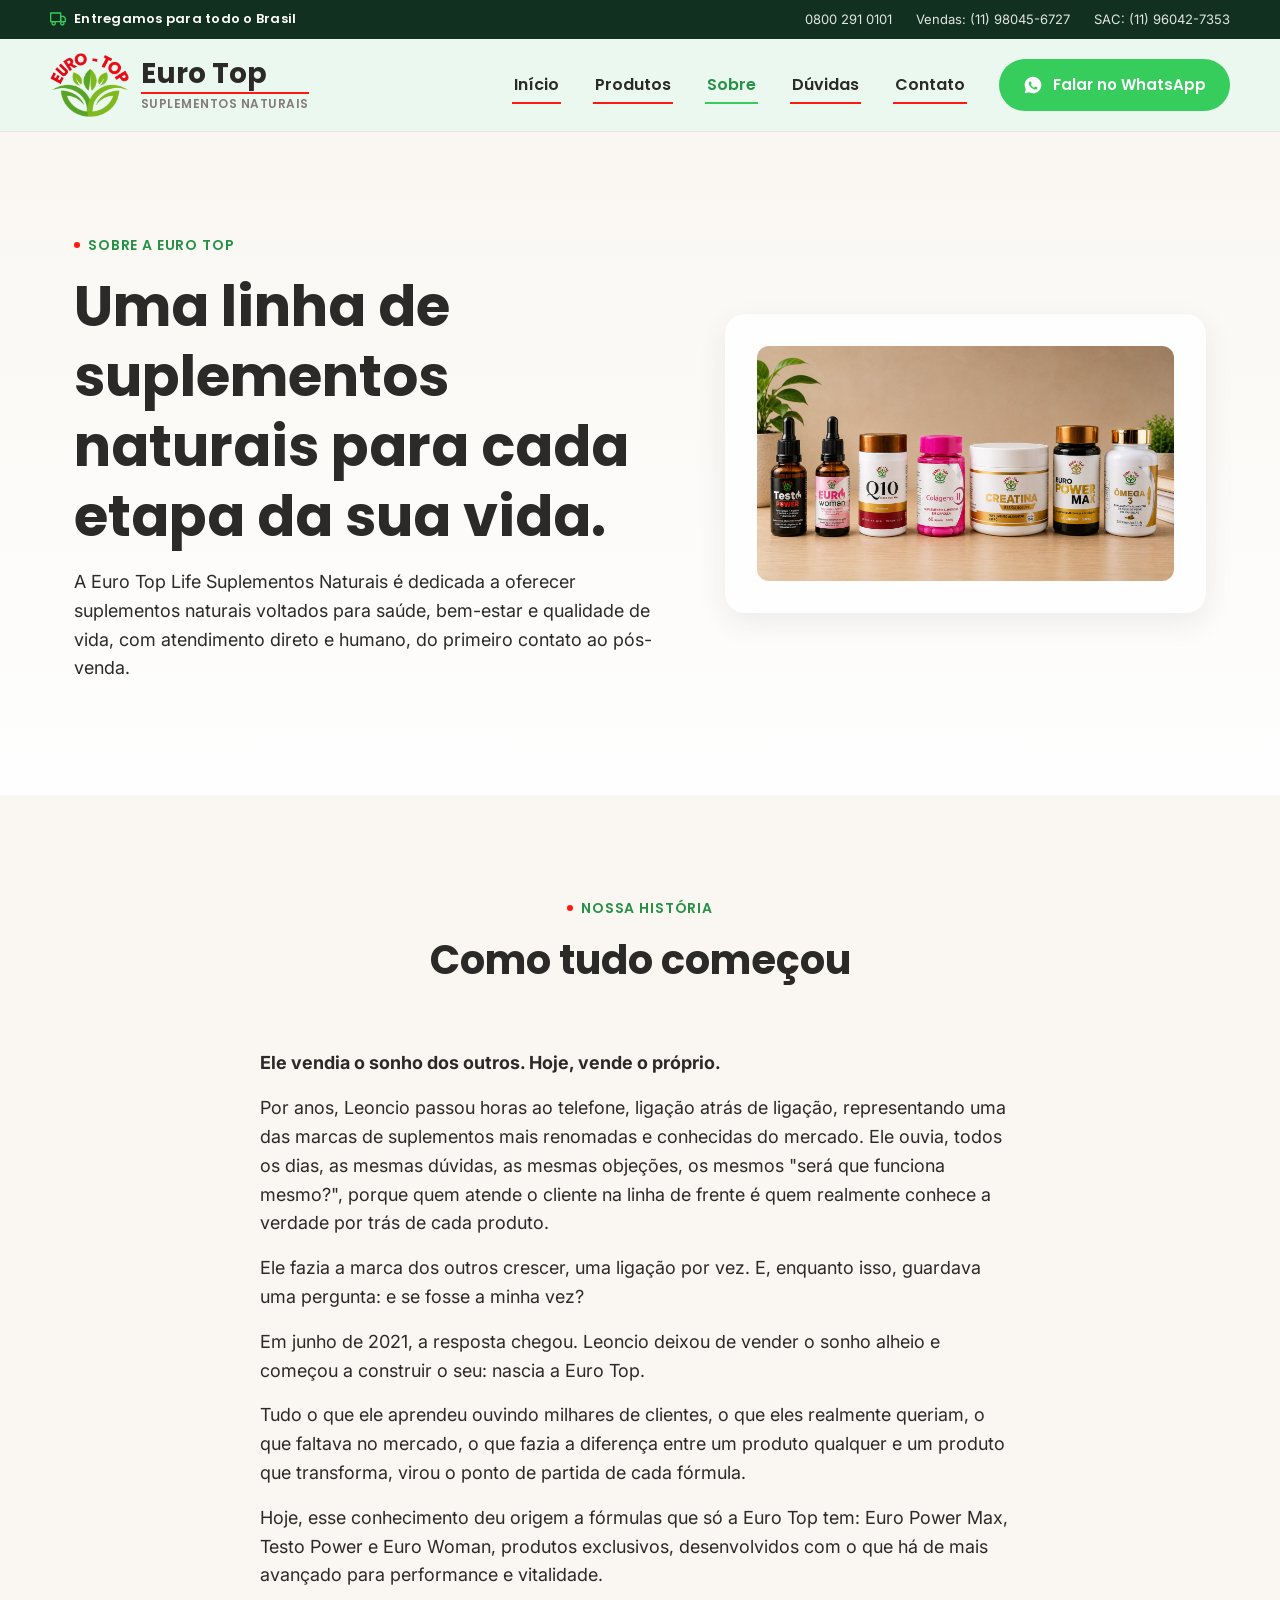
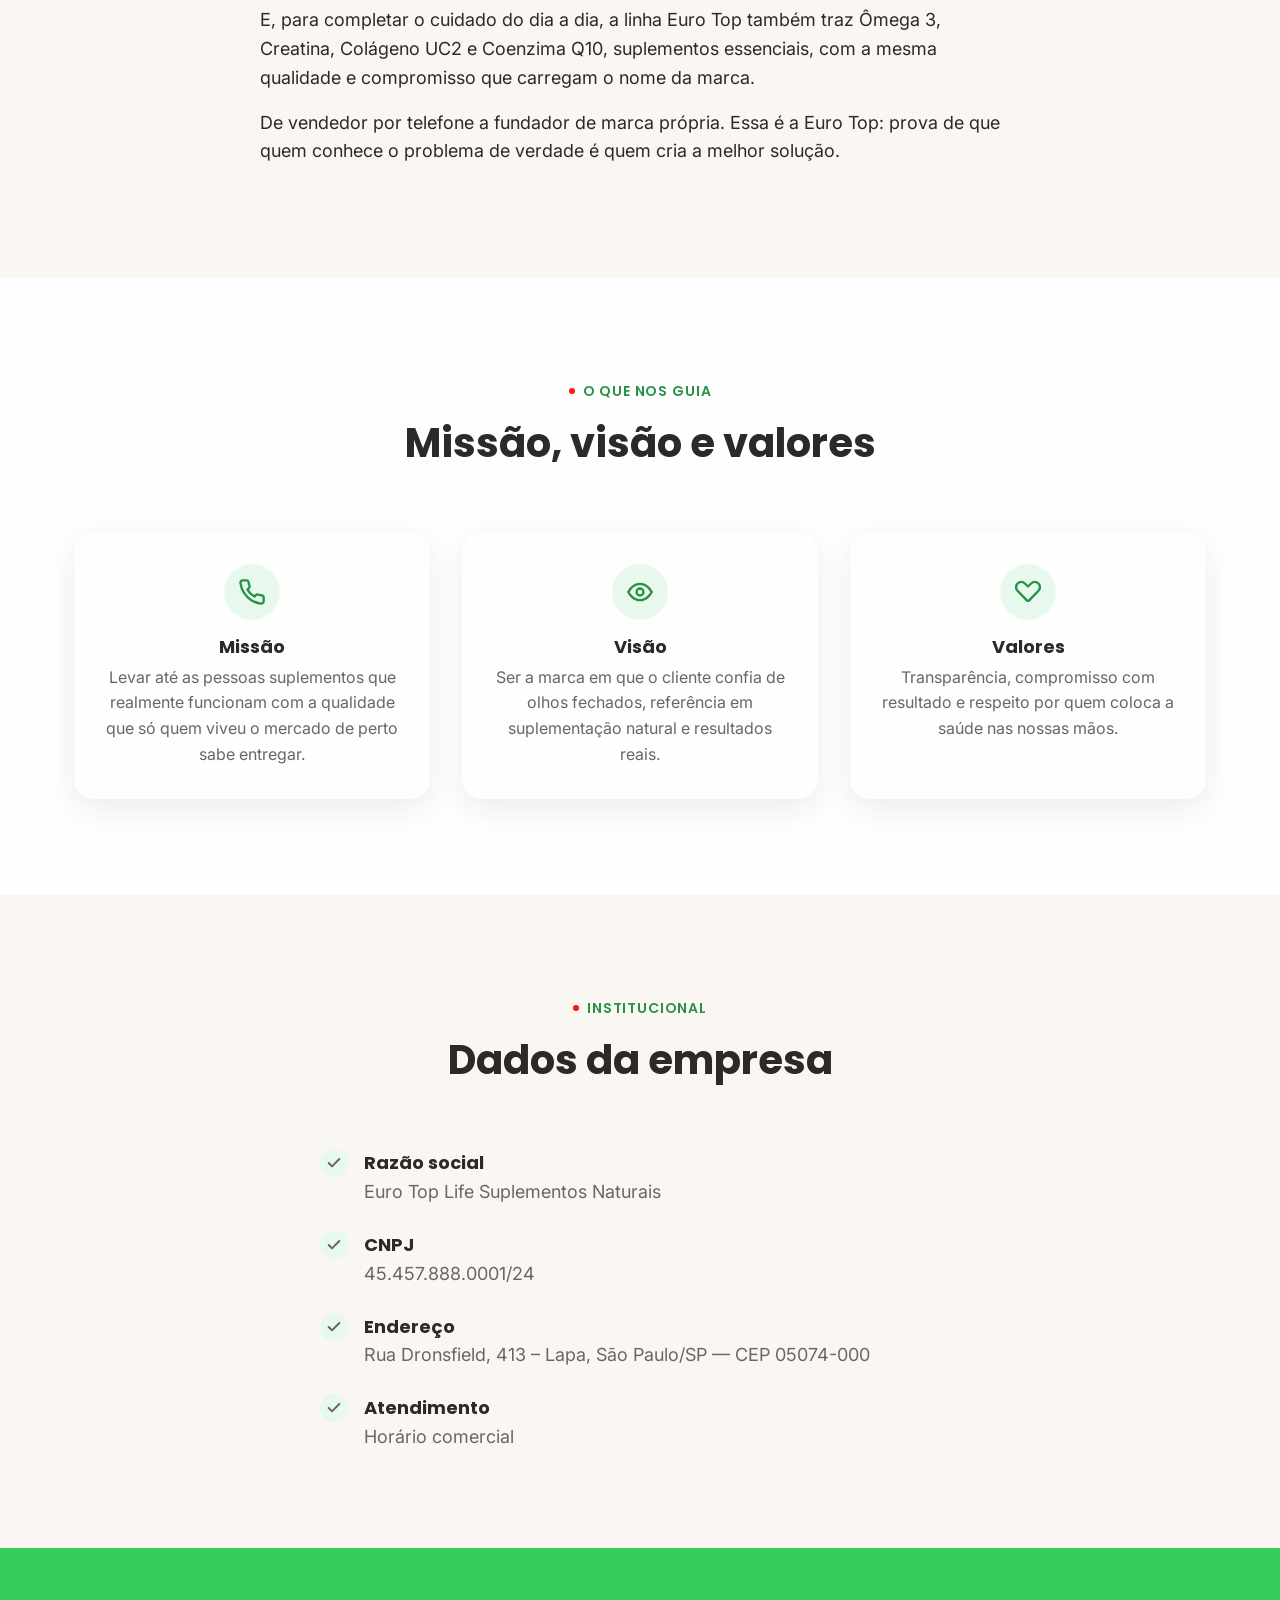
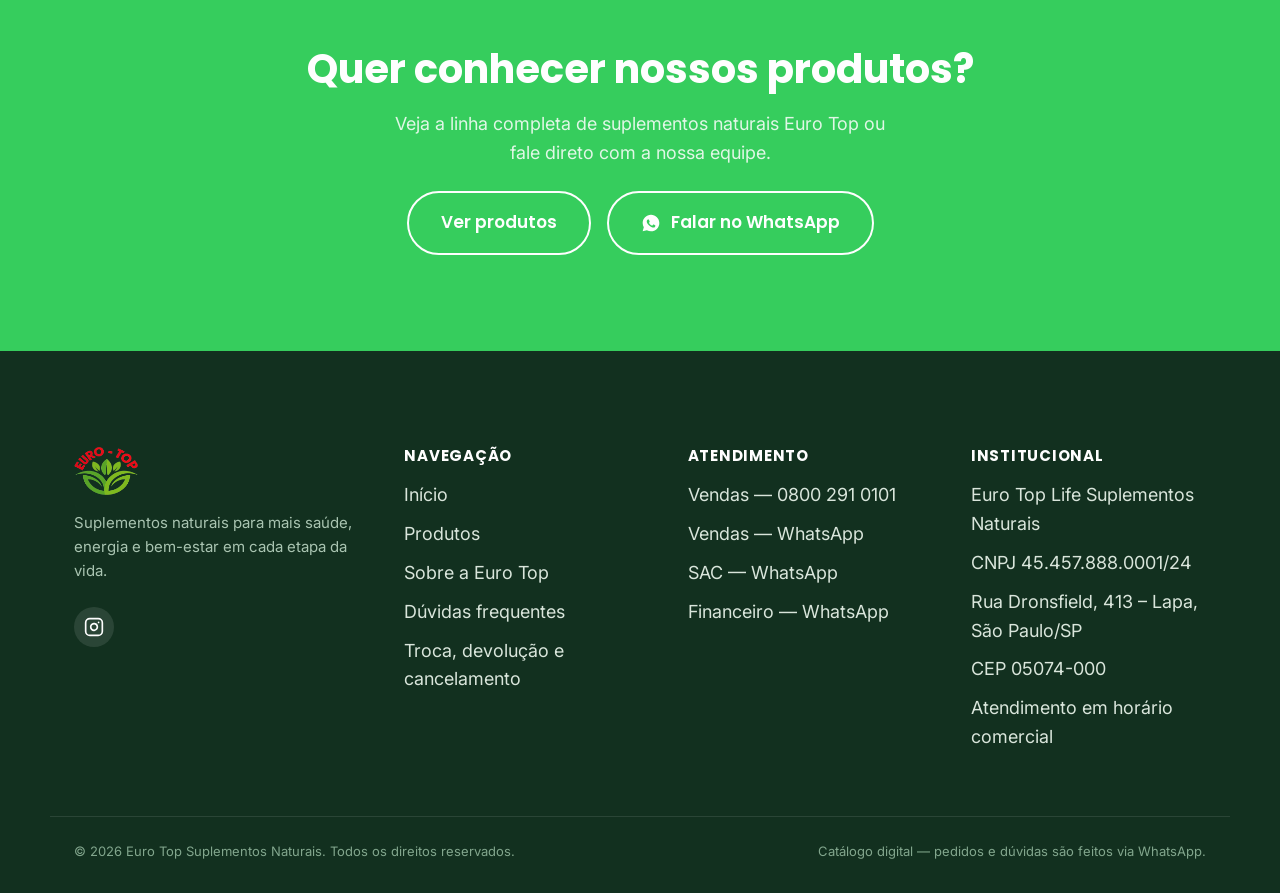
<file: sobre.html>
<!DOCTYPE html>
<html lang="pt-BR">
<head>
<meta charset="UTF-8">
<meta name="viewport" content="width=device-width, initial-scale=1.0">
<title>Sobre a Euro Top — Suplementos Naturais</title>
<meta name="description" content="Conheça a Euro Top: nossa história, missão, visão e valores como marca de suplementos naturais.">
<link rel="icon" type="image/png" href="assets/img/favicon-32.png">
<link rel="apple-touch-icon" href="assets/img/favicon-128.png">
<link rel="preconnect" href="https://fonts.googleapis.com">
<link rel="preconnect" href="https://fonts.gstatic.com" crossorigin>
<link href="https://fonts.googleapis.com/css2?family=Inter:wght@400;500;600;700&family=Poppins:wght@500;600;700&display=swap" rel="stylesheet">
<link rel="stylesheet" href="assets/css/style.css?v=20260927">
</head>
<body>

<div class="top-bar">
  <div class="container top-bar__inner">
    <span class="top-bar__message">
      <svg viewBox="0 0 24 24" fill="none" stroke="currentColor" stroke-width="2" stroke-linecap="round" stroke-linejoin="round"><rect x="1" y="3" width="15" height="13"/><polygon points="16 8 20 8 23 11 23 16 16 16 16 8"/><circle cx="5.5" cy="18.5" r="2.5"/><circle cx="18.5" cy="18.5" r="2.5"/></svg>
      Entregamos para todo o Brasil
    </span>
    <div class="top-bar__contacts">
      <a href="tel:08002910101">0800 291 0101</a>
      <a href="https://wa.me/5511980456727" target="_blank" rel="noopener">Vendas: (11) 98045-6727</a>
      <a href="https://wa.me/5511960427353" target="_blank" rel="noopener">SAC: (11) 96042-7353</a>
    </div>
  </div>
</div>

<header class="site-header">
  <div class="container site-header__bar">
    <a href="index.html" class="brand">
      <img src="assets/img/logo-euro-top-500.png" alt="Euro Top Suplementos Naturais" width="64" height="52">
      <span class="brand__text">
        <span class="brand__name">Euro Top</span>
        <span class="brand__tagline">Suplementos Naturais</span>
      </span>
    </a>
    <nav class="main-nav">
      <ul class="main-nav__links">
        <li><a href="index.html">Início</a></li>
        <li><a href="produtos.html">Produtos</a></li>
        <li><a href="sobre.html" aria-current="page">Sobre</a></li>
        <li><a href="index.html#faq">Dúvidas</a></li>
        <li><a href="index.html#contato">Contato</a></li>
      </ul>
      <a class="btn btn-primary btn-sm" href="https://wa.me/5511980456727?text=Ol%C3%A1!%20Vim%20pelo%20site%20da%20Euro%20Top%20e%20quero%20saber%20mais%20sobre%20os%20produtos." target="_blank" rel="noopener">
        <svg viewBox="0 0 24 24" fill="currentColor" aria-hidden="true"><path d="M12 2C6.48 2 2 6.48 2 12c0 1.85.5 3.58 1.36 5.07L2 22l5.06-1.33A9.94 9.94 0 0012 22c5.52 0 10-4.48 10-10S17.52 2 12 2zm5.2 14.2c-.22.62-1.28 1.18-1.77 1.24-.45.06-1 .08-1.62-.1-.37-.11-.85-.27-1.46-.53-2.57-1.11-4.25-3.7-4.38-3.87-.13-.17-1.05-1.4-1.05-2.67 0-1.27.67-1.9.9-2.16.23-.26.5-.32.67-.32.17 0 .34 0 .48.01.16.01.36-.06.56.43.22.53.73 1.83.8 1.96.07.13.11.29.02.46-.09.17-.14.27-.27.42-.13.15-.28.33-.4.44-.13.13-.27.27-.12.53.15.26.67 1.1 1.44 1.78.99.88 1.82 1.16 2.08 1.29.26.13.41.11.56-.06.15-.17.65-.75.82-1.01.17-.26.34-.21.56-.13.22.08 1.44.68 1.68.8.24.12.4.18.46.28.06.1.06.6-.16 1.22z"/></svg>
        Falar no WhatsApp
      </a>
    </nav>
    <button class="nav-toggle" aria-label="Abrir menu" aria-expanded="false">
      <span></span>
    </button>
  </div>
</header>

<main>

  <section class="hero">
    <div class="container hero__grid">
      <div>
        <span class="eyebrow">Sobre a Euro Top</span>
        <h1>Uma linha de suplementos naturais para cada etapa da sua vida.</h1>
        <p>A Euro Top Life Suplementos Naturais é dedicada a oferecer suplementos naturais voltados para saúde, bem-estar e qualidade de vida, com atendimento direto e humano, do primeiro contato ao pós-venda.</p>
      </div>
      <div class="hero__art reveal">
        <img src="assets/img/grupo-produtos.jpg" alt="Linha completa de suplementos naturais Euro Top">
      </div>
    </div>
  </section>

  <section class="section section--cream">
    <div class="container">
      <div class="section-head reveal">
        <span class="eyebrow">Nossa história</span>
        <h2>Como tudo começou</h2>
      </div>
      <div class="reveal" style="max-width: 760px; margin: 0 auto;">
        <p><strong>Ele vendia o sonho dos outros. Hoje, vende o próprio.</strong></p>
        <p>Por anos, Leoncio passou horas ao telefone, ligação atrás de ligação, representando uma das marcas de suplementos mais renomadas e conhecidas do mercado. Ele ouvia, todos os dias, as mesmas dúvidas, as mesmas objeções, os mesmos "será que funciona mesmo?", porque quem atende o cliente na linha de frente é quem realmente conhece a verdade por trás de cada produto.</p>
        <p>Ele fazia a marca dos outros crescer, uma ligação por vez. E, enquanto isso, guardava uma pergunta: e se fosse a minha vez?</p>
        <p>Em junho de 2021, a resposta chegou. Leoncio deixou de vender o sonho alheio e começou a construir o seu: nascia a Euro Top.</p>
        <p>Tudo o que ele aprendeu ouvindo milhares de clientes, o que eles realmente queriam, o que faltava no mercado, o que fazia a diferença entre um produto qualquer e um produto que transforma, virou o ponto de partida de cada fórmula.</p>
        <p>Hoje, esse conhecimento deu origem a fórmulas que só a Euro Top tem: Euro Power Max, Testo Power e Euro Woman, produtos exclusivos, desenvolvidos com o que há de mais avançado para performance e vitalidade.</p>
        <p>E, para completar o cuidado do dia a dia, a linha Euro Top também traz Ômega 3, Creatina, Colágeno UC2 e Coenzima Q10, suplementos essenciais, com a mesma qualidade e compromisso que carregam o nome da marca.</p>
        <p>De vendedor por telefone a fundador de marca própria. Essa é a Euro Top: prova de que quem conhece o problema de verdade é quem cria a melhor solução.</p>
      </div>
    </div>
  </section>

  <section class="section">
    <div class="container">
      <div class="section-head reveal">
        <span class="eyebrow">O que nos guia</span>
        <h2>Missão, visão e valores</h2>
      </div>
      <div class="values-grid">
        <div class="benefit-card reveal">
          <div class="benefit-card__icon">
            <svg viewBox="0 0 24 24" fill="none" stroke="currentColor" stroke-width="2" stroke-linecap="round" stroke-linejoin="round"><path d="M22 16.92v3a2 2 0 0 1-2.18 2 19.79 19.79 0 0 1-8.63-3.07 19.5 19.5 0 0 1-6-6 19.79 19.79 0 0 1-3.07-8.67A2 2 0 0 1 4.11 2h3a2 2 0 0 1 2 1.72c.127.96.361 1.903.7 2.81a2 2 0 0 1-.45 2.11L8.09 9.91a16 16 0 0 0 6 6l1.27-1.27a2 2 0 0 1 2.11-.45c.907.339 1.85.573 2.81.7A2 2 0 0 1 22 16.92z"/></svg>
          </div>
          <h3>Missão</h3>
          <p>Levar até as pessoas suplementos que realmente funcionam com a qualidade que só quem viveu o mercado de perto sabe entregar.</p>
        </div>
        <div class="benefit-card reveal">
          <div class="benefit-card__icon">
            <svg viewBox="0 0 24 24" fill="none" stroke="currentColor" stroke-width="2" stroke-linecap="round" stroke-linejoin="round"><circle cx="12" cy="12" r="3"/><path d="M2 12s3.5-7 10-7 10 7 10 7-3.5 7-10 7-10-7-10-7z"/></svg>
          </div>
          <h3>Visão</h3>
          <p>Ser a marca em que o cliente confia de olhos fechados, referência em suplementação natural e resultados reais.</p>
        </div>
        <div class="benefit-card reveal">
          <div class="benefit-card__icon">
            <svg viewBox="0 0 24 24" fill="none" stroke="currentColor" stroke-width="2" stroke-linecap="round" stroke-linejoin="round"><path d="M20.8 4.6c-1.7-1.6-4.4-1.6-6.1.1L12 7.3 9.3 4.7c-1.7-1.7-4.4-1.7-6.1-.1-1.8 1.7-1.9 4.5-.2 6.3l8 8.3a1.4 1.4 0 0 0 2 0l8-8.3c1.7-1.8 1.6-4.6-.2-6.3z"/></svg>
          </div>
          <h3>Valores</h3>
          <p>Transparência, compromisso com resultado e respeito por quem coloca a saúde nas nossas mãos.</p>
        </div>
      </div>
    </div>
  </section>

  <section class="section section--cream">
    <div class="container">
      <div class="section-head reveal">
        <span class="eyebrow">Institucional</span>
        <h2>Dados da empresa</h2>
      </div>
      <div class="reveal" style="max-width:640px;margin:0 auto;">
        <ul class="checklist">
          <li>
            <span class="checklist__icon"><svg viewBox="0 0 24 24" fill="none" stroke="currentColor" stroke-width="3" stroke-linecap="round" stroke-linejoin="round"><polyline points="20 6 9 17 4 12"/></svg></span>
            <div><strong>Razão social</strong><span>Euro Top Life Suplementos Naturais</span></div>
          </li>
          <li>
            <span class="checklist__icon"><svg viewBox="0 0 24 24" fill="none" stroke="currentColor" stroke-width="3" stroke-linecap="round" stroke-linejoin="round"><polyline points="20 6 9 17 4 12"/></svg></span>
            <div><strong>CNPJ</strong><span>45.457.888.0001/24</span></div>
          </li>
          <li>
            <span class="checklist__icon"><svg viewBox="0 0 24 24" fill="none" stroke="currentColor" stroke-width="3" stroke-linecap="round" stroke-linejoin="round"><polyline points="20 6 9 17 4 12"/></svg></span>
            <div><strong>Endereço</strong><span>Rua Dronsfield, 413 – Lapa, São Paulo/SP — CEP 05074-000</span></div>
          </li>
          <li>
            <span class="checklist__icon"><svg viewBox="0 0 24 24" fill="none" stroke="currentColor" stroke-width="3" stroke-linecap="round" stroke-linejoin="round"><polyline points="20 6 9 17 4 12"/></svg></span>
            <div><strong>Atendimento</strong><span>Horário comercial</span></div>
          </li>
        </ul>
      </div>
    </div>
  </section>

  <section class="section section--primary">
    <div class="container" style="text-align:center;">
      <h2>Quer conhecer nossos produtos?</h2>
      <p style="color: rgba(254,254,254,0.85); max-width:520px; margin: 0 auto var(--space-3);">Veja a linha completa de suplementos naturais Euro Top ou fale direto com a nossa equipe.</p>
      <div style="display:flex; gap:16px; justify-content:center; flex-wrap:wrap;">
        <a class="btn btn-outline" href="produtos.html">Ver produtos</a>
        <a class="btn btn-outline" href="https://wa.me/5511980456727?text=Ol%C3%A1!%20Vim%20pelo%20site%20da%20Euro%20Top%20e%20quero%20saber%20mais%20sobre%20os%20produtos." target="_blank" rel="noopener">
          <svg viewBox="0 0 24 24" fill="currentColor" aria-hidden="true"><path d="M12 2C6.48 2 2 6.48 2 12c0 1.85.5 3.58 1.36 5.07L2 22l5.06-1.33A9.94 9.94 0 0012 22c5.52 0 10-4.48 10-10S17.52 2 12 2zm5.2 14.2c-.22.62-1.28 1.18-1.77 1.24-.45.06-1 .08-1.62-.1-.37-.11-.85-.27-1.46-.53-2.57-1.11-4.25-3.7-4.38-3.87-.13-.17-1.05-1.4-1.05-2.67 0-1.27.67-1.9.9-2.16.23-.26.5-.32.67-.32.17 0 .34 0 .48.01.16.01.36-.06.56.43.22.53.73 1.83.8 1.96.07.13.11.29.02.46-.09.17-.14.27-.27.42-.13.15-.28.33-.4.44-.13.13-.27.27-.12.53.15.26.67 1.1 1.44 1.78.99.88 1.82 1.16 2.08 1.29.26.13.41.11.56-.06.15-.17.65-.75.82-1.01.17-.26.34-.21.56-.13.22.08 1.44.68 1.68.8.24.12.4.18.46.28.06.1.06.6-.16 1.22z"/></svg>
          Falar no WhatsApp
        </a>
      </div>
    </div>
  </section>

</main>

<footer class="site-footer">
  <div class="container footer-grid">
    <div class="footer-brand">
      <img src="assets/img/logo-euro-top-500.png" alt="Euro Top Suplementos Naturais" width="64" height="52">
      <p>Suplementos naturais para mais saúde, energia e bem-estar em cada etapa da vida.</p>
      <div class="footer-social">
        <a class="footer-social__link" href="https://www.instagram.com/eurotoplife/" target="_blank" rel="noopener" aria-label="Euro Top no Instagram">
          <svg viewBox="0 0 24 24" fill="none" stroke="currentColor" stroke-width="2" stroke-linecap="round" stroke-linejoin="round"><rect x="2" y="2" width="20" height="20" rx="5"/><path d="M16 11.37A4 4 0 1 1 12.63 8 4 4 0 0 1 16 11.37z"/><line x1="17.5" y1="6.5" x2="17.51" y2="6.5"/></svg>
        </a>
      </div>
    </div>
    <div class="footer-col">
      <h4>Navegação</h4>
      <ul>
        <li><a href="index.html">Início</a></li>
        <li><a href="produtos.html">Produtos</a></li>
        <li><a href="sobre.html">Sobre a Euro Top</a></li>
        <li><a href="index.html#faq">Dúvidas frequentes</a></li>
        <li><a href="politica-de-troca-devolucao-cancelamento.html">Troca, devolução e cancelamento</a></li>
      </ul>
    </div>
    <div class="footer-col">
      <h4>Atendimento</h4>
      <ul>
        <li><a href="tel:08002910101">Vendas — 0800 291 0101</a></li>
        <li><a href="https://wa.me/5511980456727" target="_blank" rel="noopener">Vendas — WhatsApp</a></li>
        <li><a href="https://wa.me/5511960427353" target="_blank" rel="noopener">SAC — WhatsApp</a></li>
        <li><a href="https://wa.me/5511981735927" target="_blank" rel="noopener">Financeiro — WhatsApp</a></li>
      </ul>
    </div>
    <div class="footer-col">
      <h4>Institucional</h4>
      <ul>
        <li>Euro Top Life Suplementos Naturais</li>
        <li>CNPJ 45.457.888.0001/24</li>
        <li>Rua Dronsfield, 413 – Lapa, São Paulo/SP</li>
        <li>CEP 05074-000</li>
        <li>Atendimento em horário comercial</li>
      </ul>
    </div>
  </div>
  <div class="container footer-bottom">
    <span>© 2026 Euro Top Suplementos Naturais. Todos os direitos reservados.</span>
    <span>Catálogo digital — pedidos e dúvidas são feitos via WhatsApp.</span>
  </div>
</footer>

<a class="whatsapp-float" href="https://wa.me/5511980456727?text=Ol%C3%A1!%20Vim%20pelo%20site%20da%20Euro%20Top%20e%20quero%20saber%20mais%20sobre%20os%20produtos." target="_blank" rel="noopener" aria-label="Falar no WhatsApp">
  <svg viewBox="0 0 24 24" fill="currentColor" aria-hidden="true"><path d="M12 2C6.48 2 2 6.48 2 12c0 1.85.5 3.58 1.36 5.07L2 22l5.06-1.33A9.94 9.94 0 0012 22c5.52 0 10-4.48 10-10S17.52 2 12 2zm5.2 14.2c-.22.62-1.28 1.18-1.77 1.24-.45.06-1 .08-1.62-.1-.37-.11-.85-.27-1.46-.53-2.57-1.11-4.25-3.7-4.38-3.87-.13-.17-1.05-1.4-1.05-2.67 0-1.27.67-1.9.9-2.16.23-.26.5-.32.67-.32.17 0 .34 0 .48.01.16.01.36-.06.56.43.22.53.73 1.83.8 1.96.07.13.11.29.02.46-.09.17-.14.27-.27.42-.13.15-.28.33-.4.44-.13.13-.27.27-.12.53.15.26.67 1.1 1.44 1.78.99.88 1.82 1.16 2.08 1.29.26.13.41.11.56-.06.15-.17.65-.75.82-1.01.17-.26.34-.21.56-.13.22.08 1.44.68 1.68.8.24.12.4.18.46.28.06.1.06.6-.16 1.22z"/></svg>
</a>

<script src="assets/js/main.js?v=20260927"></script>
</body>
</html>
</file>
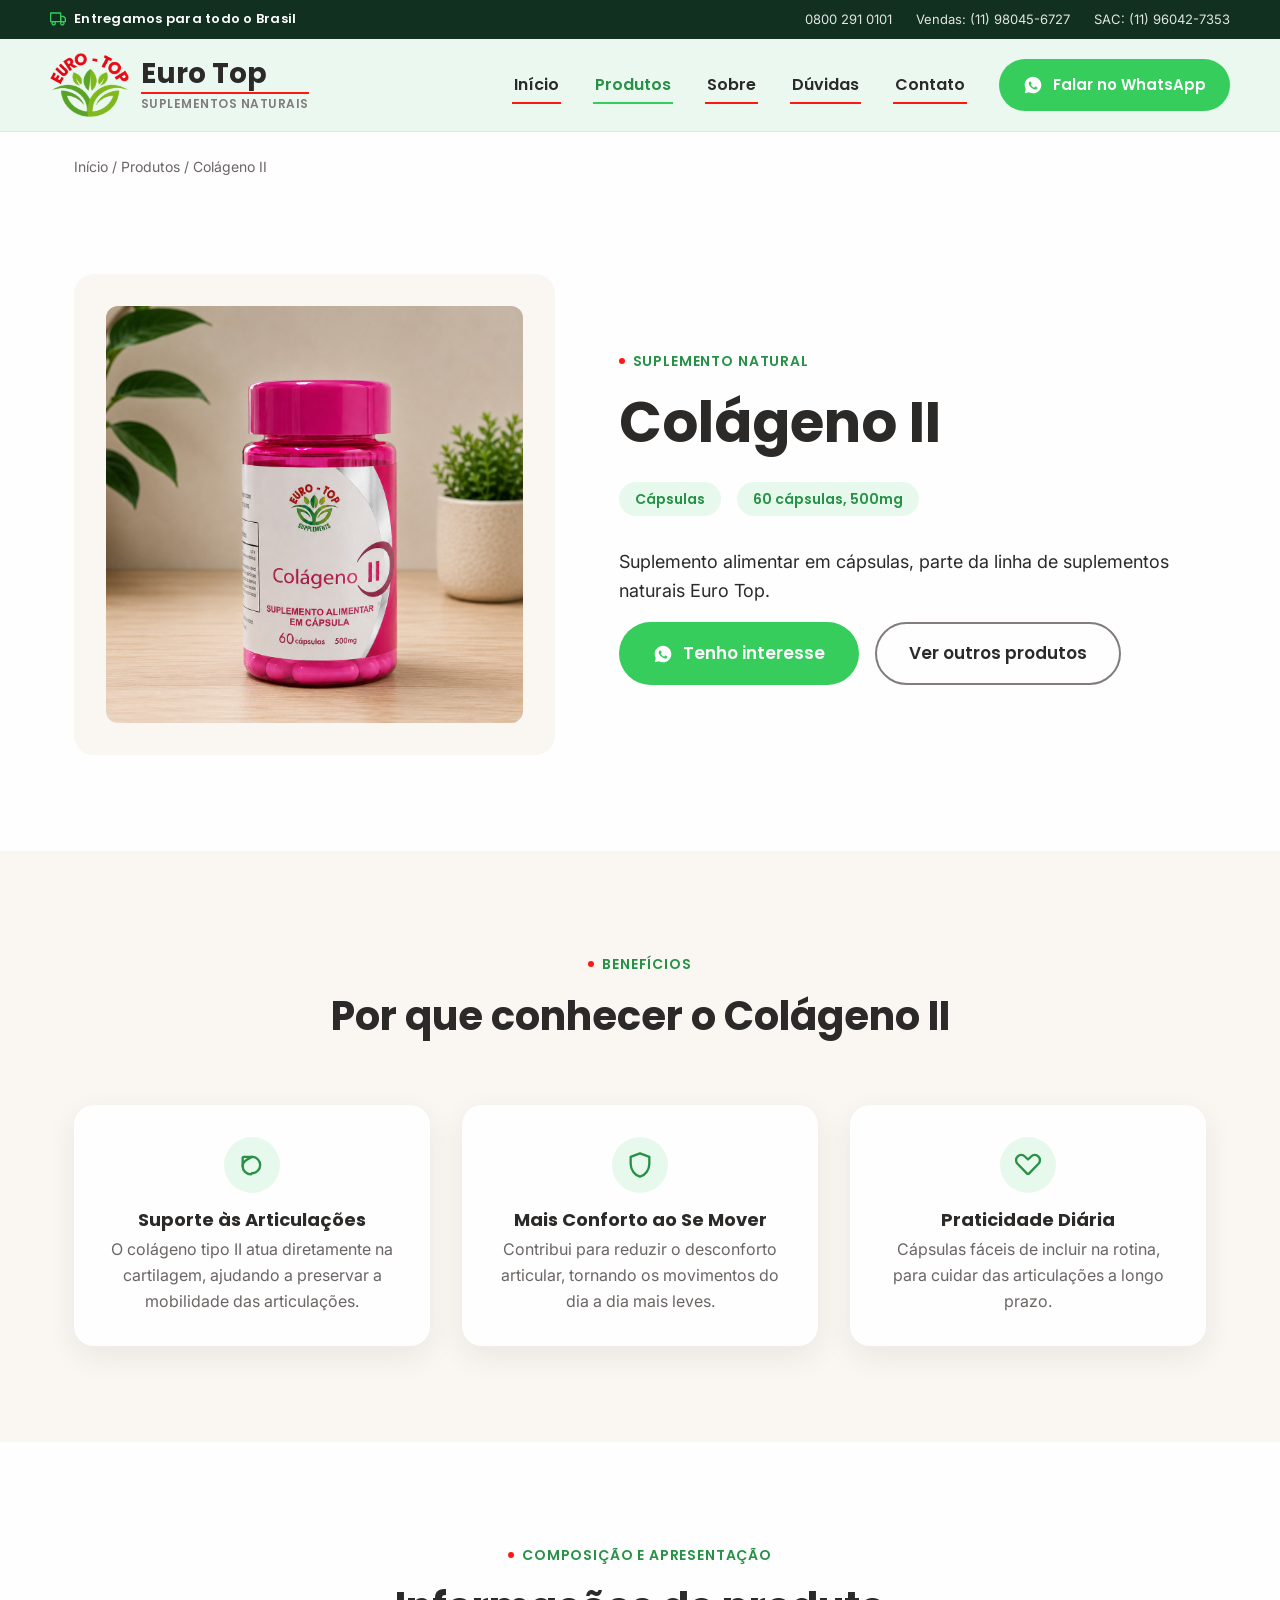
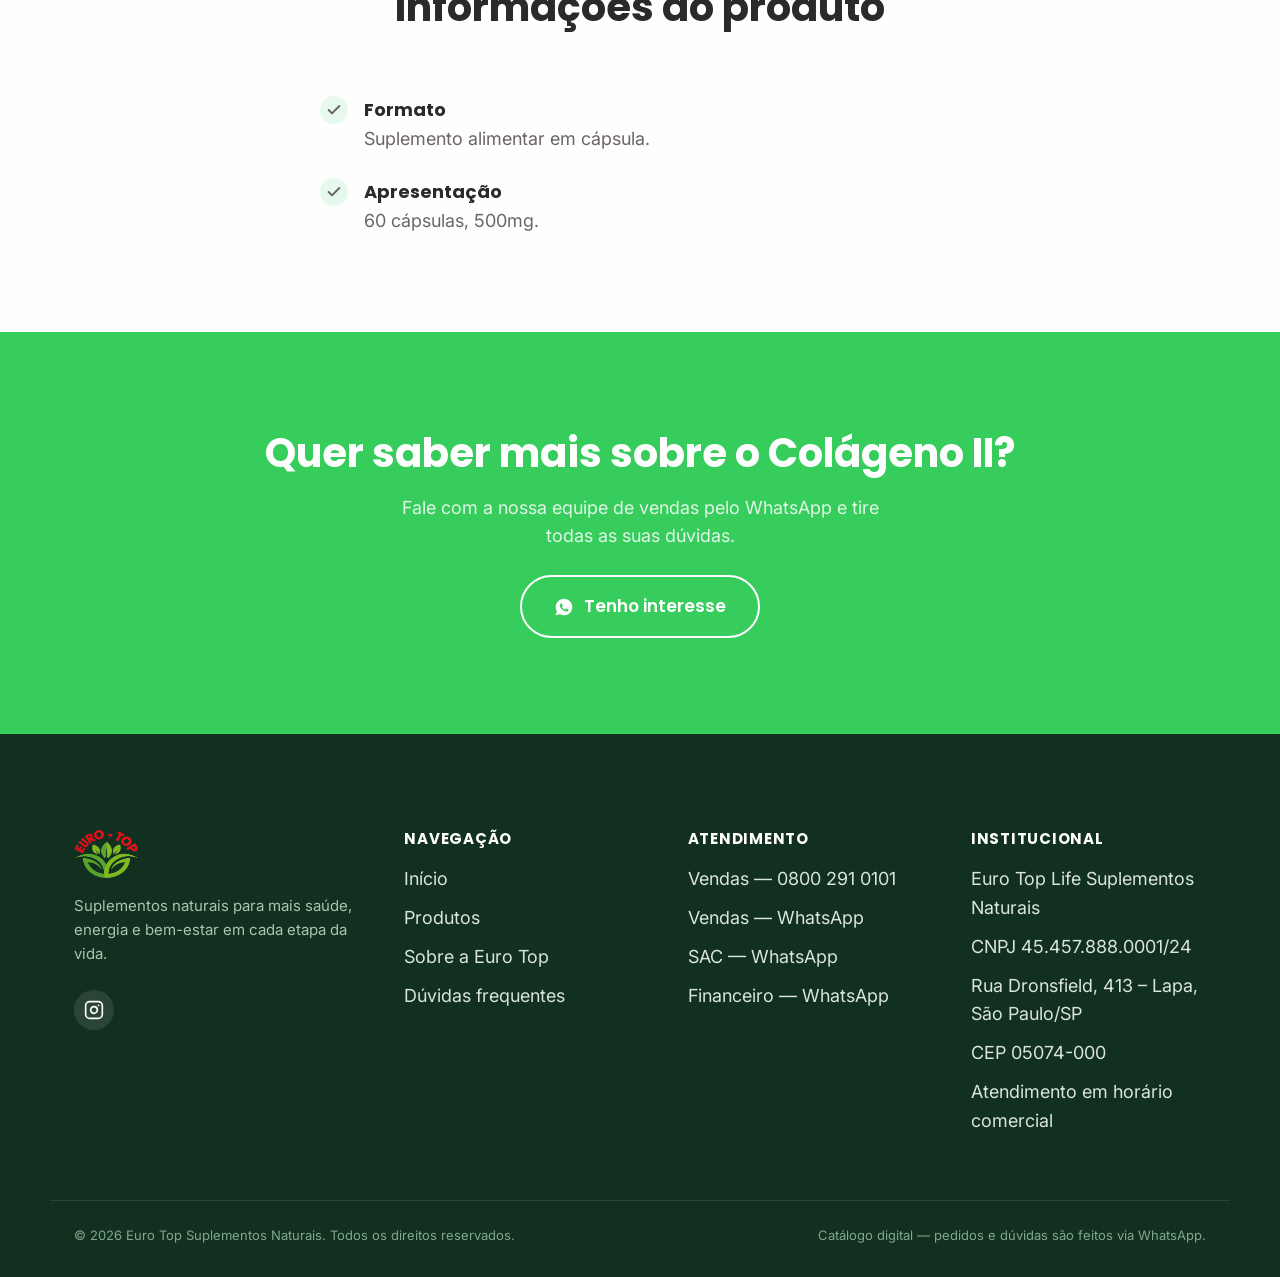
<file: produtos/colageno.html>
<!DOCTYPE html>
<html lang="pt-BR">
<head>
<meta charset="UTF-8">
<meta name="viewport" content="width=device-width, initial-scale=1.0">
<title>Colágeno II — Euro Top Suplementos Naturais</title>
<meta name="description" content="Colágeno II Euro Top: suplemento alimentar em cápsulas, 60 cápsulas de 500mg. Fale com nossa equipe pelo WhatsApp.">
<link rel="icon" type="image/png" href="../assets/img/favicon-32.png">
<link rel="apple-touch-icon" href="../assets/img/favicon-128.png">
<link rel="preconnect" href="https://fonts.googleapis.com">
<link rel="preconnect" href="https://fonts.gstatic.com" crossorigin>
<link href="https://fonts.googleapis.com/css2?family=Inter:wght@400;500;600;700&family=Poppins:wght@500;600;700&display=swap" rel="stylesheet">
<link rel="stylesheet" href="../assets/css/style.css?v=20260927">
</head>
<body>

<div class="top-bar">
  <div class="container top-bar__inner">
    <span class="top-bar__message">
      <svg viewBox="0 0 24 24" fill="none" stroke="currentColor" stroke-width="2" stroke-linecap="round" stroke-linejoin="round"><rect x="1" y="3" width="15" height="13"/><polygon points="16 8 20 8 23 11 23 16 16 16 16 8"/><circle cx="5.5" cy="18.5" r="2.5"/><circle cx="18.5" cy="18.5" r="2.5"/></svg>
      Entregamos para todo o Brasil
    </span>
    <div class="top-bar__contacts">
      <a href="tel:08002910101">0800 291 0101</a>
      <a href="https://wa.me/5511980456727" target="_blank" rel="noopener">Vendas: (11) 98045-6727</a>
      <a href="https://wa.me/5511960427353" target="_blank" rel="noopener">SAC: (11) 96042-7353</a>
    </div>
  </div>
</div>

<header class="site-header">
  <div class="container site-header__bar">
    <a href="../index.html" class="brand">
      <img src="../assets/img/logo-euro-top-500.png" alt="Euro Top Suplementos Naturais" width="64" height="52">
      <span class="brand__text">
        <span class="brand__name">Euro Top</span>
        <span class="brand__tagline">Suplementos Naturais</span>
      </span>
    </a>
    <nav class="main-nav">
      <ul class="main-nav__links">
        <li><a href="../index.html">Início</a></li>
        <li><a href="../produtos.html" aria-current="page">Produtos</a></li>
        <li><a href="../sobre.html">Sobre</a></li>
        <li><a href="../index.html#faq">Dúvidas</a></li>
        <li><a href="../index.html#contato">Contato</a></li>
      </ul>
      <a class="btn btn-primary btn-sm" href="https://wa.me/5511980456727?text=Ol%C3%A1!%20Vim%20pelo%20site%20da%20Euro%20Top%20e%20quero%20saber%20mais%20sobre%20os%20produtos." target="_blank" rel="noopener">
        <svg viewBox="0 0 24 24" fill="currentColor" aria-hidden="true"><path d="M12 2C6.48 2 2 6.48 2 12c0 1.85.5 3.58 1.36 5.07L2 22l5.06-1.33A9.94 9.94 0 0012 22c5.52 0 10-4.48 10-10S17.52 2 12 2zm5.2 14.2c-.22.62-1.28 1.18-1.77 1.24-.45.06-1 .08-1.62-.1-.37-.11-.85-.27-1.46-.53-2.57-1.11-4.25-3.7-4.38-3.87-.13-.17-1.05-1.4-1.05-2.67 0-1.27.67-1.9.9-2.16.23-.26.5-.32.67-.32.17 0 .34 0 .48.01.16.01.36-.06.56.43.22.53.73 1.83.8 1.96.07.13.11.29.02.46-.09.17-.14.27-.27.42-.13.15-.28.33-.4.44-.13.13-.27.27-.12.53.15.26.67 1.1 1.44 1.78.99.88 1.82 1.16 2.08 1.29.26.13.41.11.56-.06.15-.17.65-.75.82-1.01.17-.26.34-.21.56-.13.22.08 1.44.68 1.68.8.24.12.4.18.46.28.06.1.06.6-.16 1.22z"/></svg>
        Falar no WhatsApp
      </a>
    </nav>
    <button class="nav-toggle" aria-label="Abrir menu" aria-expanded="false">
      <span></span>
    </button>
  </div>
</header>

<main>
  <div class="container breadcrumbs">
    <a href="../index.html">Início</a> / <a href="../produtos.html">Produtos</a> / Colágeno II
  </div>

  <section>
    <div class="container">
      <div class="product-hero">
        <div class="product-hero__art">
          <img src="../assets/img/produtos/colageno.jpg" alt="Colágeno II Euro Top">
        </div>
        <div>
          <span class="eyebrow">Suplemento natural</span>
          <h1>Colágeno II</h1>
          <div class="product-hero__meta">
            <span class="tag">Cápsulas</span>
            <span class="tag">60 cápsulas, 500mg</span>
          </div>
          <p>Suplemento alimentar em cápsulas, parte da linha de suplementos naturais Euro Top.</p>
          <div class="product-hero__actions">
            <a class="btn btn-primary" href="https://wa.me/5511980456727?text=Ol%C3%A1!%20Tenho%20interesse%20no%20produto%20Col%C3%A1geno%20II.%20Pode%20me%20ajudar%3F" target="_blank" rel="noopener">
              <svg viewBox="0 0 24 24" fill="currentColor" aria-hidden="true"><path d="M12 2C6.48 2 2 6.48 2 12c0 1.85.5 3.58 1.36 5.07L2 22l5.06-1.33A9.94 9.94 0 0012 22c5.52 0 10-4.48 10-10S17.52 2 12 2zm5.2 14.2c-.22.62-1.28 1.18-1.77 1.24-.45.06-1 .08-1.62-.1-.37-.11-.85-.27-1.46-.53-2.57-1.11-4.25-3.7-4.38-3.87-.13-.17-1.05-1.4-1.05-2.67 0-1.27.67-1.9.9-2.16.23-.26.5-.32.67-.32.17 0 .34 0 .48.01.16.01.36-.06.56.43.22.53.73 1.83.8 1.96.07.13.11.29.02.46-.09.17-.14.27-.27.42-.13.15-.28.33-.4.44-.13.13-.27.27-.12.53.15.26.67 1.1 1.44 1.78.99.88 1.82 1.16 2.08 1.29.26.13.41.11.56-.06.15-.17.65-.75.82-1.01.17-.26.34-.21.56-.13.22.08 1.44.68 1.68.8.24.12.4.18.46.28.06.1.06.6-.16 1.22z"/></svg>
              Tenho interesse
            </a>
            <a class="btn btn-outline--dark" href="../produtos.html">Ver outros produtos</a>
          </div>
        </div>
      </div>
    </div>
  </section>

  <section class="section section--cream">
    <div class="container">
      <div class="section-head reveal">
        <span class="eyebrow">Benefícios</span>
        <h2>Por que conhecer o Colágeno II</h2>
      </div>
      <div class="benefits-grid" style="grid-template-columns: repeat(3, 1fr);">
        <div class="benefit-card reveal">
          <div class="benefit-card__icon"><svg viewBox="0 0 24 24" fill="none" stroke="currentColor" stroke-width="2" stroke-linecap="round" stroke-linejoin="round"><path d="M11 20A7 7 0 0 1 4 13V6a1 1 0 0 1 1-1h7a7 7 0 0 1 7 7 7 7 0 0 1-7 7z"/><path d="M4 13c0-4 4-6 8-8"/></svg></div>
          <h3>Suporte às Articulações</h3>
          <p>O colágeno tipo II atua diretamente na cartilagem, ajudando a preservar a mobilidade das articulações.</p>
        </div>
        <div class="benefit-card reveal">
          <div class="benefit-card__icon"><svg viewBox="0 0 24 24" fill="none" stroke="currentColor" stroke-width="2" stroke-linecap="round" stroke-linejoin="round"><path d="M12 2 4 5v6c0 5.25 3.4 9.74 8 11 4.6-1.26 8-5.75 8-11V5l-8-3z"/></svg></div>
          <h3>Mais Conforto ao Se Mover</h3>
          <p>Contribui para reduzir o desconforto articular, tornando os movimentos do dia a dia mais leves.</p>
        </div>
        <div class="benefit-card reveal">
          <div class="benefit-card__icon"><svg viewBox="0 0 24 24" fill="none" stroke="currentColor" stroke-width="2" stroke-linecap="round" stroke-linejoin="round"><path d="M20.8 4.6c-1.7-1.6-4.4-1.6-6.1.1L12 7.3 9.3 4.7c-1.7-1.7-4.4-1.7-6.1-.1-1.8 1.7-1.9 4.5-.2 6.3l8 8.3a1.4 1.4 0 0 0 2 0l8-8.3c1.7-1.8 1.6-4.6-.2-6.3z"/></svg></div>
          <h3>Praticidade Diária</h3>
          <p>Cápsulas fáceis de incluir na rotina, para cuidar das articulações a longo prazo.</p>
        </div>
      </div>
    </div>
  </section>

  <section class="section">
    <div class="container">
      <div class="section-head reveal">
        <span class="eyebrow">Composição e apresentação</span>
        <h2>Informações do produto</h2>
      </div>
      <div style="max-width:640px;margin:0 auto;" class="reveal">
        <ul class="checklist">
          <li>
            <span class="checklist__icon"><svg viewBox="0 0 24 24" fill="none" stroke="currentColor" stroke-width="3" stroke-linecap="round" stroke-linejoin="round"><polyline points="20 6 9 17 4 12"/></svg></span>
            <div><strong>Formato</strong><span>Suplemento alimentar em cápsula.</span></div>
          </li>
          <li>
            <span class="checklist__icon"><svg viewBox="0 0 24 24" fill="none" stroke="currentColor" stroke-width="3" stroke-linecap="round" stroke-linejoin="round"><polyline points="20 6 9 17 4 12"/></svg></span>
            <div><strong>Apresentação</strong><span>60 cápsulas, 500mg.</span></div>
          </li>
        </ul>
      </div>
    </div>
  </section>

  <section class="section section--primary">
    <div class="container" style="text-align:center;">
      <h2>Quer saber mais sobre o Colágeno II?</h2>
      <p style="color: rgba(254,254,254,0.85); max-width:520px; margin: 0 auto var(--space-3);">Fale com a nossa equipe de vendas pelo WhatsApp e tire todas as suas dúvidas.</p>
      <a class="btn btn-outline" href="https://wa.me/5511980456727?text=Ol%C3%A1!%20Tenho%20interesse%20no%20produto%20Col%C3%A1geno%20II.%20Pode%20me%20ajudar%3F" target="_blank" rel="noopener">
        <svg viewBox="0 0 24 24" fill="currentColor" aria-hidden="true"><path d="M12 2C6.48 2 2 6.48 2 12c0 1.85.5 3.58 1.36 5.07L2 22l5.06-1.33A9.94 9.94 0 0012 22c5.52 0 10-4.48 10-10S17.52 2 12 2zm5.2 14.2c-.22.62-1.28 1.18-1.77 1.24-.45.06-1 .08-1.62-.1-.37-.11-.85-.27-1.46-.53-2.57-1.11-4.25-3.7-4.38-3.87-.13-.17-1.05-1.4-1.05-2.67 0-1.27.67-1.9.9-2.16.23-.26.5-.32.67-.32.17 0 .34 0 .48.01.16.01.36-.06.56.43.22.53.73 1.83.8 1.96.07.13.11.29.02.46-.09.17-.14.27-.27.42-.13.15-.28.33-.4.44-.13.13-.27.27-.12.53.15.26.67 1.1 1.44 1.78.99.88 1.82 1.16 2.08 1.29.26.13.41.11.56-.06.15-.17.65-.75.82-1.01.17-.26.34-.21.56-.13.22.08 1.44.68 1.68.8.24.12.4.18.46.28.06.1.06.6-.16 1.22z"/></svg>
        Tenho interesse
      </a>
    </div>
  </section>
</main>

<footer class="site-footer">
  <div class="container footer-grid">
    <div class="footer-brand">
      <img src="../assets/img/logo-euro-top-500.png" alt="Euro Top Suplementos Naturais" width="64" height="52">
      <p>Suplementos naturais para mais saúde, energia e bem-estar em cada etapa da vida.</p>
      <div class="footer-social">
        <a class="footer-social__link" href="https://www.instagram.com/eurotoplife/" target="_blank" rel="noopener" aria-label="Euro Top no Instagram">
          <svg viewBox="0 0 24 24" fill="none" stroke="currentColor" stroke-width="2" stroke-linecap="round" stroke-linejoin="round"><rect x="2" y="2" width="20" height="20" rx="5"/><path d="M16 11.37A4 4 0 1 1 12.63 8 4 4 0 0 1 16 11.37z"/><line x1="17.5" y1="6.5" x2="17.51" y2="6.5"/></svg>
        </a>
      </div>
    </div>
    <div class="footer-col">
      <h4>Navegação</h4>
      <ul>
        <li><a href="../index.html">Início</a></li>
        <li><a href="../produtos.html">Produtos</a></li>
        <li><a href="../sobre.html">Sobre a Euro Top</a></li>
        <li><a href="../index.html#faq">Dúvidas frequentes</a></li>
      </ul>
    </div>
    <div class="footer-col">
      <h4>Atendimento</h4>
      <ul>
        <li><a href="tel:08002910101">Vendas — 0800 291 0101</a></li>
        <li><a href="https://wa.me/5511980456727" target="_blank" rel="noopener">Vendas — WhatsApp</a></li>
        <li><a href="https://wa.me/5511960427353" target="_blank" rel="noopener">SAC — WhatsApp</a></li>
        <li><a href="https://wa.me/5511981735927" target="_blank" rel="noopener">Financeiro — WhatsApp</a></li>
      </ul>
    </div>
    <div class="footer-col">
      <h4>Institucional</h4>
      <ul>
        <li>Euro Top Life Suplementos Naturais</li>
        <li>CNPJ 45.457.888.0001/24</li>
        <li>Rua Dronsfield, 413 – Lapa, São Paulo/SP</li>
        <li>CEP 05074-000</li>
        <li>Atendimento em horário comercial</li>
      </ul>
    </div>
  </div>
  <div class="container footer-bottom">
    <span>© 2026 Euro Top Suplementos Naturais. Todos os direitos reservados.</span>
    <span>Catálogo digital — pedidos e dúvidas são feitos via WhatsApp.</span>
  </div>
</footer>

<a class="whatsapp-float" href="https://wa.me/5511980456727?text=Ol%C3%A1!%20Tenho%20interesse%20no%20produto%20Col%C3%A1geno%20II.%20Pode%20me%20ajudar%3F" target="_blank" rel="noopener" aria-label="Falar no WhatsApp">
  <svg viewBox="0 0 24 24" fill="currentColor" aria-hidden="true"><path d="M12 2C6.48 2 2 6.48 2 12c0 1.85.5 3.58 1.36 5.07L2 22l5.06-1.33A9.94 9.94 0 0012 22c5.52 0 10-4.48 10-10S17.52 2 12 2zm5.2 14.2c-.22.62-1.28 1.18-1.77 1.24-.45.06-1 .08-1.62-.1-.37-.11-.85-.27-1.46-.53-2.57-1.11-4.25-3.7-4.38-3.87-.13-.17-1.05-1.4-1.05-2.67 0-1.27.67-1.9.9-2.16.23-.26.5-.32.67-.32.17 0 .34 0 .48.01.16.01.36-.06.56.43.22.53.73 1.83.8 1.96.07.13.11.29.02.46-.09.17-.14.27-.27.42-.13.15-.28.33-.4.44-.13.13-.27.27-.12.53.15.26.67 1.1 1.44 1.78.99.88 1.82 1.16 2.08 1.29.26.13.41.11.56-.06.15-.17.65-.75.82-1.01.17-.26.34-.21.56-.13.22.08 1.44.68 1.68.8.24.12.4.18.46.28.06.1.06.6-.16 1.22z"/></svg>
</a>

<script src="../assets/js/main.js?v=20260927"></script>
</body>
</html>
</file>
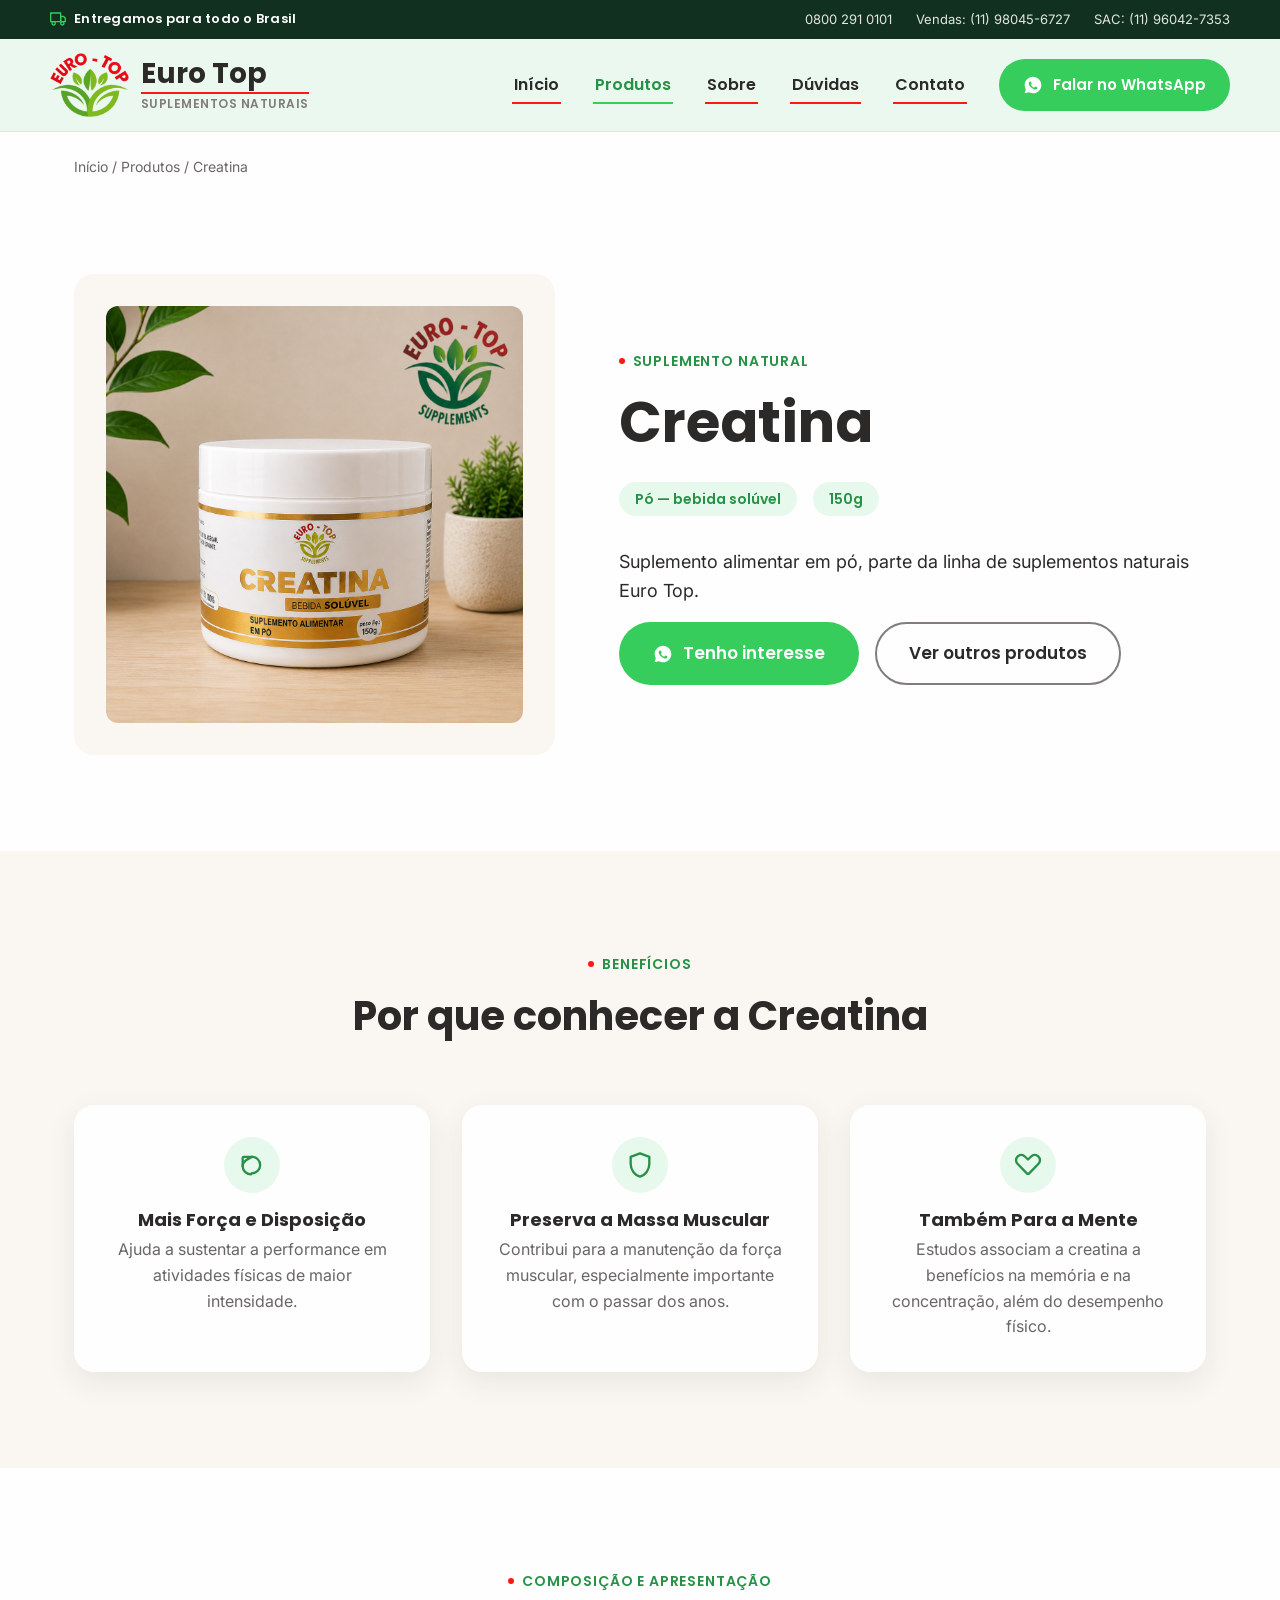
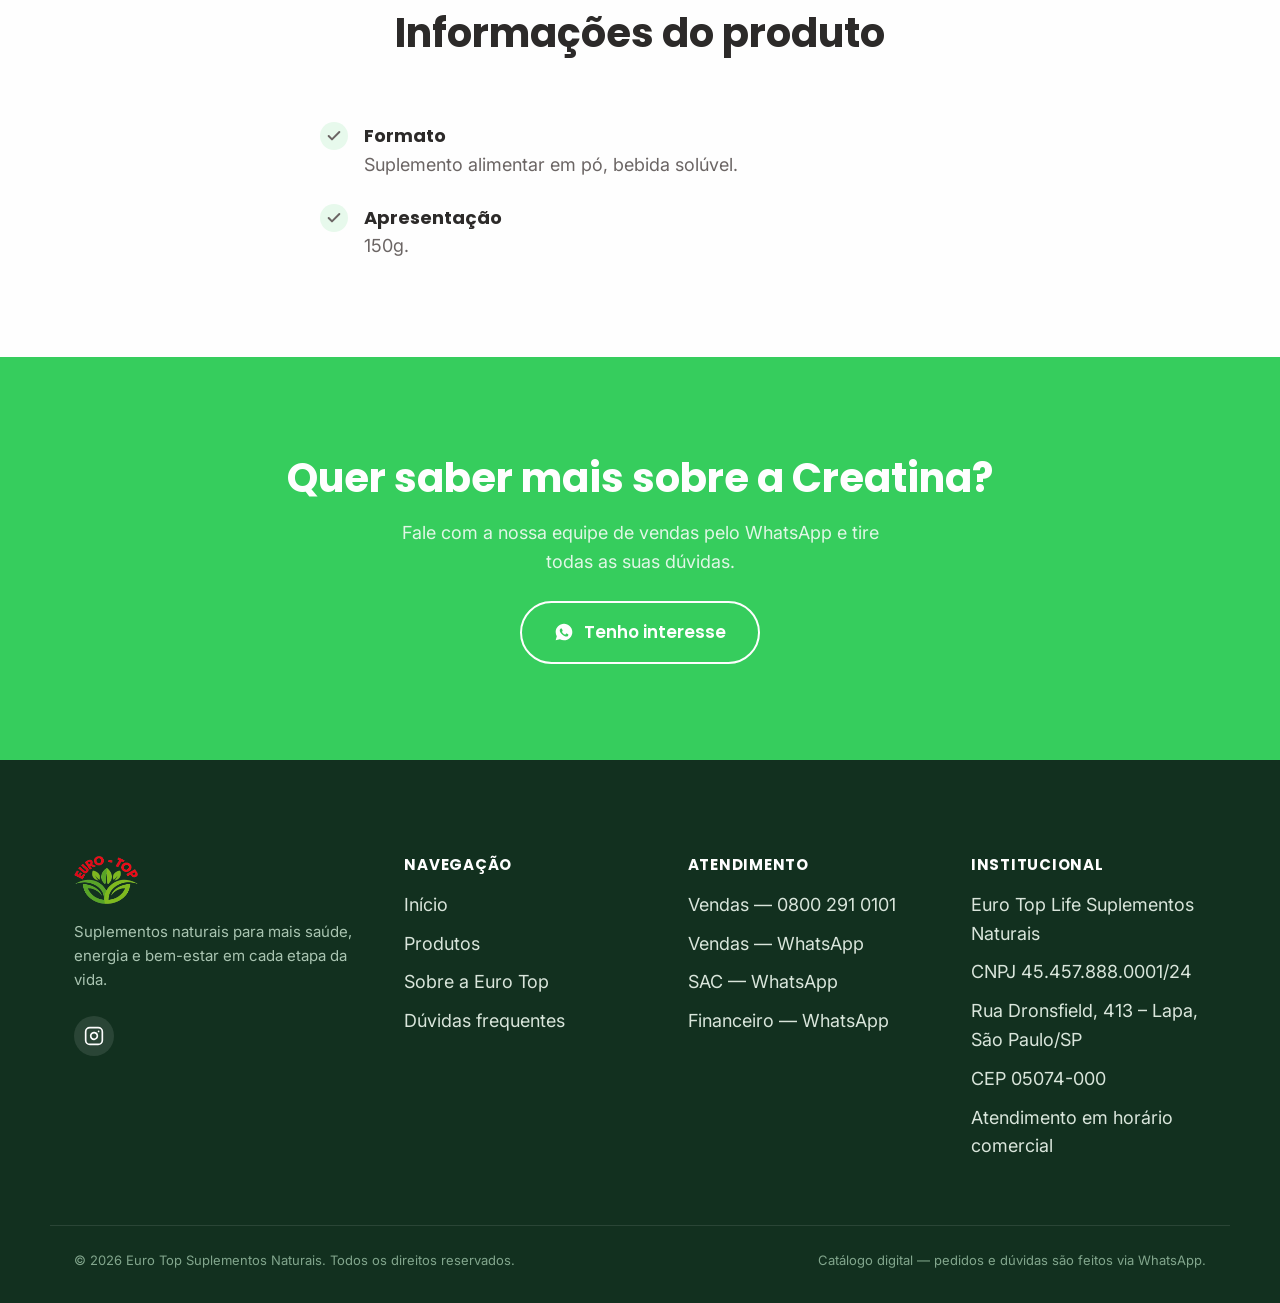
<file: produtos/creatina.html>
<!DOCTYPE html>
<html lang="pt-BR">
<head>
<meta charset="UTF-8">
<meta name="viewport" content="width=device-width, initial-scale=1.0">
<title>Creatina — Euro Top Suplementos Naturais</title>
<meta name="description" content="Creatina Euro Top: suplemento alimentar em pó, bebida solúvel, 150g. Fale com nossa equipe pelo WhatsApp.">
<link rel="icon" type="image/png" href="../assets/img/favicon-32.png">
<link rel="apple-touch-icon" href="../assets/img/favicon-128.png">
<link rel="preconnect" href="https://fonts.googleapis.com">
<link rel="preconnect" href="https://fonts.gstatic.com" crossorigin>
<link href="https://fonts.googleapis.com/css2?family=Inter:wght@400;500;600;700&family=Poppins:wght@500;600;700&display=swap" rel="stylesheet">
<link rel="stylesheet" href="../assets/css/style.css?v=20260927">
</head>
<body>

<div class="top-bar">
  <div class="container top-bar__inner">
    <span class="top-bar__message">
      <svg viewBox="0 0 24 24" fill="none" stroke="currentColor" stroke-width="2" stroke-linecap="round" stroke-linejoin="round"><rect x="1" y="3" width="15" height="13"/><polygon points="16 8 20 8 23 11 23 16 16 16 16 8"/><circle cx="5.5" cy="18.5" r="2.5"/><circle cx="18.5" cy="18.5" r="2.5"/></svg>
      Entregamos para todo o Brasil
    </span>
    <div class="top-bar__contacts">
      <a href="tel:08002910101">0800 291 0101</a>
      <a href="https://wa.me/5511980456727" target="_blank" rel="noopener">Vendas: (11) 98045-6727</a>
      <a href="https://wa.me/5511960427353" target="_blank" rel="noopener">SAC: (11) 96042-7353</a>
    </div>
  </div>
</div>

<header class="site-header">
  <div class="container site-header__bar">
    <a href="../index.html" class="brand">
      <img src="../assets/img/logo-euro-top-500.png" alt="Euro Top Suplementos Naturais" width="64" height="52">
      <span class="brand__text">
        <span class="brand__name">Euro Top</span>
        <span class="brand__tagline">Suplementos Naturais</span>
      </span>
    </a>
    <nav class="main-nav">
      <ul class="main-nav__links">
        <li><a href="../index.html">Início</a></li>
        <li><a href="../produtos.html" aria-current="page">Produtos</a></li>
        <li><a href="../sobre.html">Sobre</a></li>
        <li><a href="../index.html#faq">Dúvidas</a></li>
        <li><a href="../index.html#contato">Contato</a></li>
      </ul>
      <a class="btn btn-primary btn-sm" href="https://wa.me/5511980456727?text=Ol%C3%A1!%20Vim%20pelo%20site%20da%20Euro%20Top%20e%20quero%20saber%20mais%20sobre%20os%20produtos." target="_blank" rel="noopener">
        <svg viewBox="0 0 24 24" fill="currentColor" aria-hidden="true"><path d="M12 2C6.48 2 2 6.48 2 12c0 1.85.5 3.58 1.36 5.07L2 22l5.06-1.33A9.94 9.94 0 0012 22c5.52 0 10-4.48 10-10S17.52 2 12 2zm5.2 14.2c-.22.62-1.28 1.18-1.77 1.24-.45.06-1 .08-1.62-.1-.37-.11-.85-.27-1.46-.53-2.57-1.11-4.25-3.7-4.38-3.87-.13-.17-1.05-1.4-1.05-2.67 0-1.27.67-1.9.9-2.16.23-.26.5-.32.67-.32.17 0 .34 0 .48.01.16.01.36-.06.56.43.22.53.73 1.83.8 1.96.07.13.11.29.02.46-.09.17-.14.27-.27.42-.13.15-.28.33-.4.44-.13.13-.27.27-.12.53.15.26.67 1.1 1.44 1.78.99.88 1.82 1.16 2.08 1.29.26.13.41.11.56-.06.15-.17.65-.75.82-1.01.17-.26.34-.21.56-.13.22.08 1.44.68 1.68.8.24.12.4.18.46.28.06.1.06.6-.16 1.22z"/></svg>
        Falar no WhatsApp
      </a>
    </nav>
    <button class="nav-toggle" aria-label="Abrir menu" aria-expanded="false">
      <span></span>
    </button>
  </div>
</header>

<main>
  <div class="container breadcrumbs">
    <a href="../index.html">Início</a> / <a href="../produtos.html">Produtos</a> / Creatina
  </div>

  <section>
    <div class="container">
      <div class="product-hero">
        <div class="product-hero__art">
          <img src="../assets/img/produtos/creatina.jpg" alt="Creatina Euro Top">
        </div>
        <div>
          <span class="eyebrow">Suplemento natural</span>
          <h1>Creatina</h1>
          <div class="product-hero__meta">
            <span class="tag">Pó — bebida solúvel</span>
            <span class="tag">150g</span>
          </div>
          <p>Suplemento alimentar em pó, parte da linha de suplementos naturais Euro Top.</p>
          <div class="product-hero__actions">
            <a class="btn btn-primary" href="https://wa.me/5511980456727?text=Ol%C3%A1!%20Tenho%20interesse%20no%20produto%20Creatina.%20Pode%20me%20ajudar%3F" target="_blank" rel="noopener">
              <svg viewBox="0 0 24 24" fill="currentColor" aria-hidden="true"><path d="M12 2C6.48 2 2 6.48 2 12c0 1.85.5 3.58 1.36 5.07L2 22l5.06-1.33A9.94 9.94 0 0012 22c5.52 0 10-4.48 10-10S17.52 2 12 2zm5.2 14.2c-.22.62-1.28 1.18-1.77 1.24-.45.06-1 .08-1.62-.1-.37-.11-.85-.27-1.46-.53-2.57-1.11-4.25-3.7-4.38-3.87-.13-.17-1.05-1.4-1.05-2.67 0-1.27.67-1.9.9-2.16.23-.26.5-.32.67-.32.17 0 .34 0 .48.01.16.01.36-.06.56.43.22.53.73 1.83.8 1.96.07.13.11.29.02.46-.09.17-.14.27-.27.42-.13.15-.28.33-.4.44-.13.13-.27.27-.12.53.15.26.67 1.1 1.44 1.78.99.88 1.82 1.16 2.08 1.29.26.13.41.11.56-.06.15-.17.65-.75.82-1.01.17-.26.34-.21.56-.13.22.08 1.44.68 1.68.8.24.12.4.18.46.28.06.1.06.6-.16 1.22z"/></svg>
              Tenho interesse
            </a>
            <a class="btn btn-outline--dark" href="../produtos.html">Ver outros produtos</a>
          </div>
        </div>
      </div>
    </div>
  </section>

  <section class="section section--cream">
    <div class="container">
      <div class="section-head reveal">
        <span class="eyebrow">Benefícios</span>
        <h2>Por que conhecer a Creatina</h2>
      </div>
      <div class="benefits-grid" style="grid-template-columns: repeat(3, 1fr);">
        <div class="benefit-card reveal">
          <div class="benefit-card__icon"><svg viewBox="0 0 24 24" fill="none" stroke="currentColor" stroke-width="2" stroke-linecap="round" stroke-linejoin="round"><path d="M11 20A7 7 0 0 1 4 13V6a1 1 0 0 1 1-1h7a7 7 0 0 1 7 7 7 7 0 0 1-7 7z"/><path d="M4 13c0-4 4-6 8-8"/></svg></div>
          <h3>Mais Força e Disposição</h3>
          <p>Ajuda a sustentar a performance em atividades físicas de maior intensidade.</p>
        </div>
        <div class="benefit-card reveal">
          <div class="benefit-card__icon"><svg viewBox="0 0 24 24" fill="none" stroke="currentColor" stroke-width="2" stroke-linecap="round" stroke-linejoin="round"><path d="M12 2 4 5v6c0 5.25 3.4 9.74 8 11 4.6-1.26 8-5.75 8-11V5l-8-3z"/></svg></div>
          <h3>Preserva a Massa Muscular</h3>
          <p>Contribui para a manutenção da força muscular, especialmente importante com o passar dos anos.</p>
        </div>
        <div class="benefit-card reveal">
          <div class="benefit-card__icon"><svg viewBox="0 0 24 24" fill="none" stroke="currentColor" stroke-width="2" stroke-linecap="round" stroke-linejoin="round"><path d="M20.8 4.6c-1.7-1.6-4.4-1.6-6.1.1L12 7.3 9.3 4.7c-1.7-1.7-4.4-1.7-6.1-.1-1.8 1.7-1.9 4.5-.2 6.3l8 8.3a1.4 1.4 0 0 0 2 0l8-8.3c1.7-1.8 1.6-4.6-.2-6.3z"/></svg></div>
          <h3>Também Para a Mente</h3>
          <p>Estudos associam a creatina a benefícios na memória e na concentração, além do desempenho físico.</p>
        </div>
      </div>
    </div>
  </section>

  <section class="section">
    <div class="container">
      <div class="section-head reveal">
        <span class="eyebrow">Composição e apresentação</span>
        <h2>Informações do produto</h2>
      </div>
      <div style="max-width:640px;margin:0 auto;" class="reveal">
        <ul class="checklist">
          <li>
            <span class="checklist__icon"><svg viewBox="0 0 24 24" fill="none" stroke="currentColor" stroke-width="3" stroke-linecap="round" stroke-linejoin="round"><polyline points="20 6 9 17 4 12"/></svg></span>
            <div><strong>Formato</strong><span>Suplemento alimentar em pó, bebida solúvel.</span></div>
          </li>
          <li>
            <span class="checklist__icon"><svg viewBox="0 0 24 24" fill="none" stroke="currentColor" stroke-width="3" stroke-linecap="round" stroke-linejoin="round"><polyline points="20 6 9 17 4 12"/></svg></span>
            <div><strong>Apresentação</strong><span>150g.</span></div>
          </li>
        </ul>
      </div>
    </div>
  </section>

  <section class="section section--primary">
    <div class="container" style="text-align:center;">
      <h2>Quer saber mais sobre a Creatina?</h2>
      <p style="color: rgba(254,254,254,0.85); max-width:520px; margin: 0 auto var(--space-3);">Fale com a nossa equipe de vendas pelo WhatsApp e tire todas as suas dúvidas.</p>
      <a class="btn btn-outline" href="https://wa.me/5511980456727?text=Ol%C3%A1!%20Tenho%20interesse%20no%20produto%20Creatina.%20Pode%20me%20ajudar%3F" target="_blank" rel="noopener">
        <svg viewBox="0 0 24 24" fill="currentColor" aria-hidden="true"><path d="M12 2C6.48 2 2 6.48 2 12c0 1.85.5 3.58 1.36 5.07L2 22l5.06-1.33A9.94 9.94 0 0012 22c5.52 0 10-4.48 10-10S17.52 2 12 2zm5.2 14.2c-.22.62-1.28 1.18-1.77 1.24-.45.06-1 .08-1.62-.1-.37-.11-.85-.27-1.46-.53-2.57-1.11-4.25-3.7-4.38-3.87-.13-.17-1.05-1.4-1.05-2.67 0-1.27.67-1.9.9-2.16.23-.26.5-.32.67-.32.17 0 .34 0 .48.01.16.01.36-.06.56.43.22.53.73 1.83.8 1.96.07.13.11.29.02.46-.09.17-.14.27-.27.42-.13.15-.28.33-.4.44-.13.13-.27.27-.12.53.15.26.67 1.1 1.44 1.78.99.88 1.82 1.16 2.08 1.29.26.13.41.11.56-.06.15-.17.65-.75.82-1.01.17-.26.34-.21.56-.13.22.08 1.44.68 1.68.8.24.12.4.18.46.28.06.1.06.6-.16 1.22z"/></svg>
        Tenho interesse
      </a>
    </div>
  </section>
</main>

<footer class="site-footer">
  <div class="container footer-grid">
    <div class="footer-brand">
      <img src="../assets/img/logo-euro-top-500.png" alt="Euro Top Suplementos Naturais" width="64" height="52">
      <p>Suplementos naturais para mais saúde, energia e bem-estar em cada etapa da vida.</p>
      <div class="footer-social">
        <a class="footer-social__link" href="https://www.instagram.com/eurotoplife/" target="_blank" rel="noopener" aria-label="Euro Top no Instagram">
          <svg viewBox="0 0 24 24" fill="none" stroke="currentColor" stroke-width="2" stroke-linecap="round" stroke-linejoin="round"><rect x="2" y="2" width="20" height="20" rx="5"/><path d="M16 11.37A4 4 0 1 1 12.63 8 4 4 0 0 1 16 11.37z"/><line x1="17.5" y1="6.5" x2="17.51" y2="6.5"/></svg>
        </a>
      </div>
    </div>
    <div class="footer-col">
      <h4>Navegação</h4>
      <ul>
        <li><a href="../index.html">Início</a></li>
        <li><a href="../produtos.html">Produtos</a></li>
        <li><a href="../sobre.html">Sobre a Euro Top</a></li>
        <li><a href="../index.html#faq">Dúvidas frequentes</a></li>
      </ul>
    </div>
    <div class="footer-col">
      <h4>Atendimento</h4>
      <ul>
        <li><a href="tel:08002910101">Vendas — 0800 291 0101</a></li>
        <li><a href="https://wa.me/5511980456727" target="_blank" rel="noopener">Vendas — WhatsApp</a></li>
        <li><a href="https://wa.me/5511960427353" target="_blank" rel="noopener">SAC — WhatsApp</a></li>
        <li><a href="https://wa.me/5511981735927" target="_blank" rel="noopener">Financeiro — WhatsApp</a></li>
      </ul>
    </div>
    <div class="footer-col">
      <h4>Institucional</h4>
      <ul>
        <li>Euro Top Life Suplementos Naturais</li>
        <li>CNPJ 45.457.888.0001/24</li>
        <li>Rua Dronsfield, 413 – Lapa, São Paulo/SP</li>
        <li>CEP 05074-000</li>
        <li>Atendimento em horário comercial</li>
      </ul>
    </div>
  </div>
  <div class="container footer-bottom">
    <span>© 2026 Euro Top Suplementos Naturais. Todos os direitos reservados.</span>
    <span>Catálogo digital — pedidos e dúvidas são feitos via WhatsApp.</span>
  </div>
</footer>

<a class="whatsapp-float" href="https://wa.me/5511980456727?text=Ol%C3%A1!%20Tenho%20interesse%20no%20produto%20Creatina.%20Pode%20me%20ajudar%3F" target="_blank" rel="noopener" aria-label="Falar no WhatsApp">
  <svg viewBox="0 0 24 24" fill="currentColor" aria-hidden="true"><path d="M12 2C6.48 2 2 6.48 2 12c0 1.85.5 3.58 1.36 5.07L2 22l5.06-1.33A9.94 9.94 0 0012 22c5.52 0 10-4.48 10-10S17.52 2 12 2zm5.2 14.2c-.22.62-1.28 1.18-1.77 1.24-.45.06-1 .08-1.62-.1-.37-.11-.85-.27-1.46-.53-2.57-1.11-4.25-3.7-4.38-3.87-.13-.17-1.05-1.4-1.05-2.67 0-1.27.67-1.9.9-2.16.23-.26.5-.32.67-.32.17 0 .34 0 .48.01.16.01.36-.06.56.43.22.53.73 1.83.8 1.96.07.13.11.29.02.46-.09.17-.14.27-.27.42-.13.15-.28.33-.4.44-.13.13-.27.27-.12.53.15.26.67 1.1 1.44 1.78.99.88 1.82 1.16 2.08 1.29.26.13.41.11.56-.06.15-.17.65-.75.82-1.01.17-.26.34-.21.56-.13.22.08 1.44.68 1.68.8.24.12.4.18.46.28.06.1.06.6-.16 1.22z"/></svg>
</a>

<script src="../assets/js/main.js?v=20260927"></script>
</body>
</html>
</file>
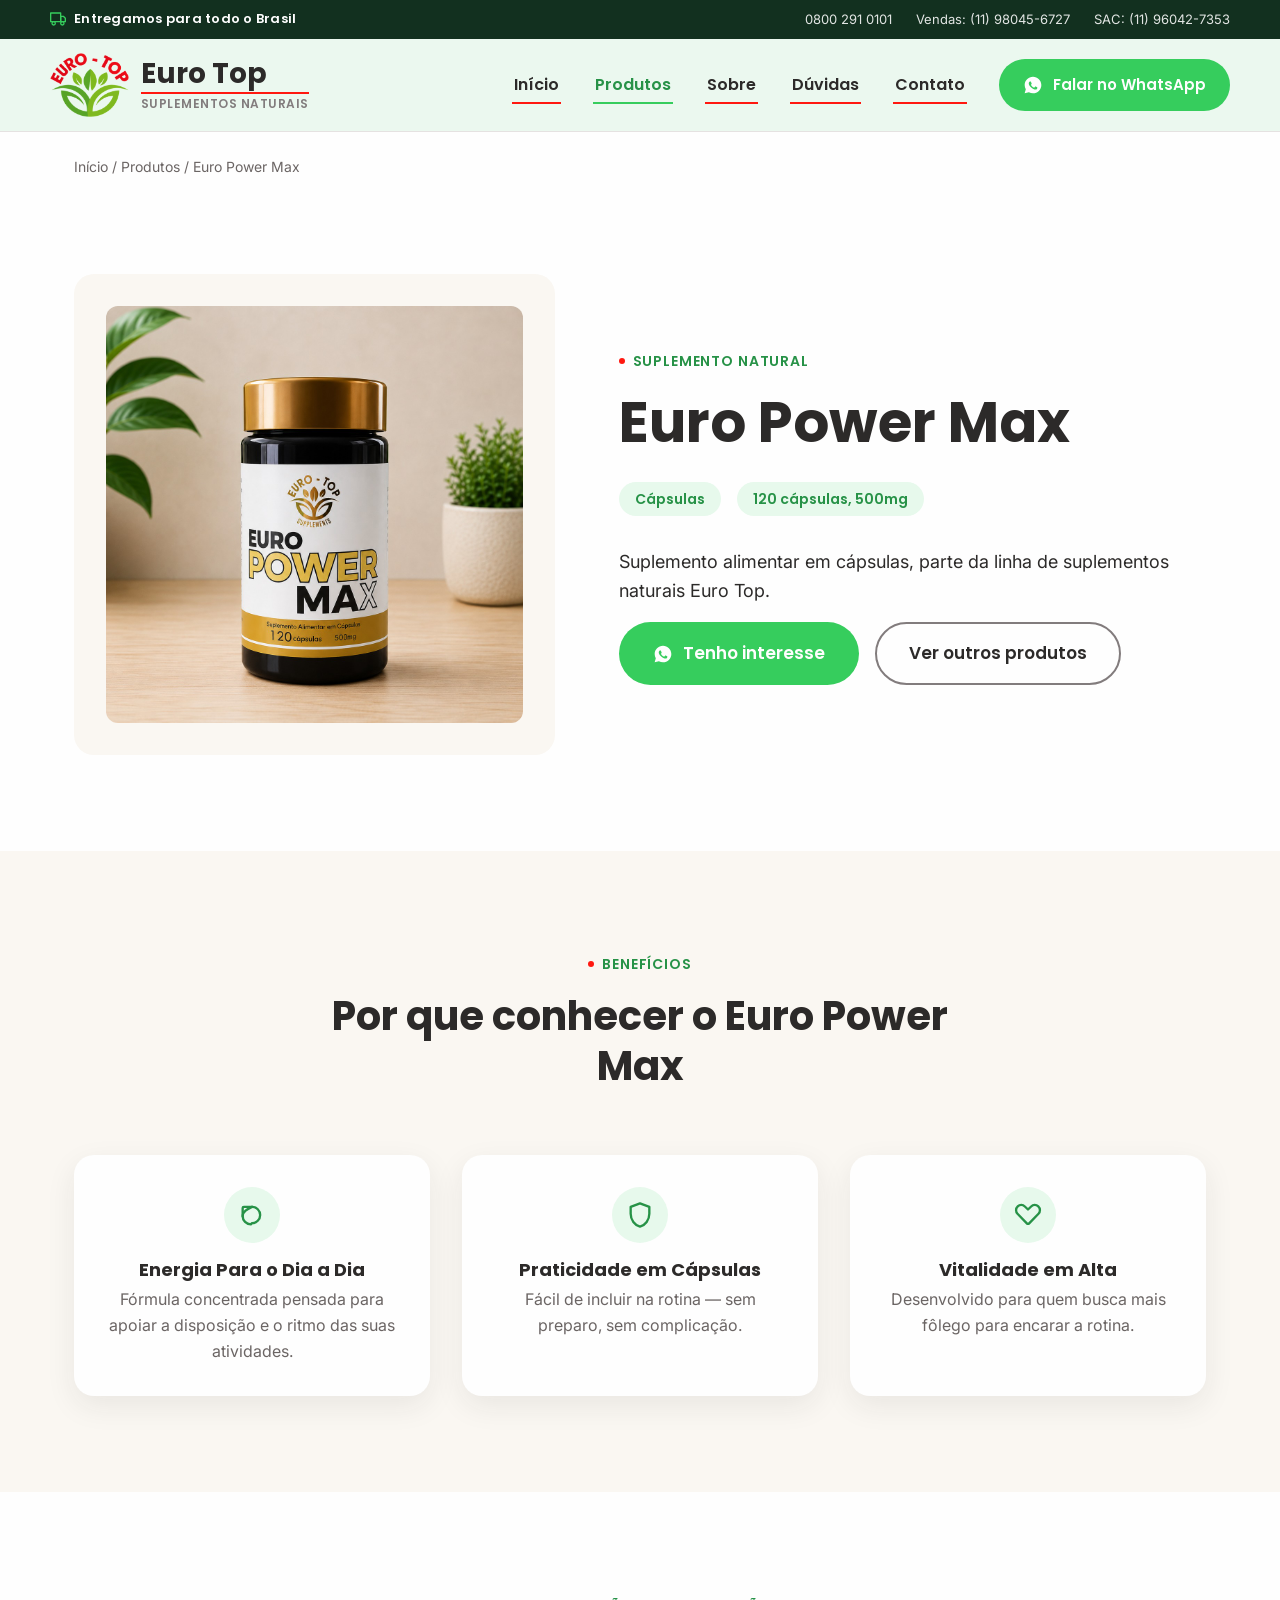
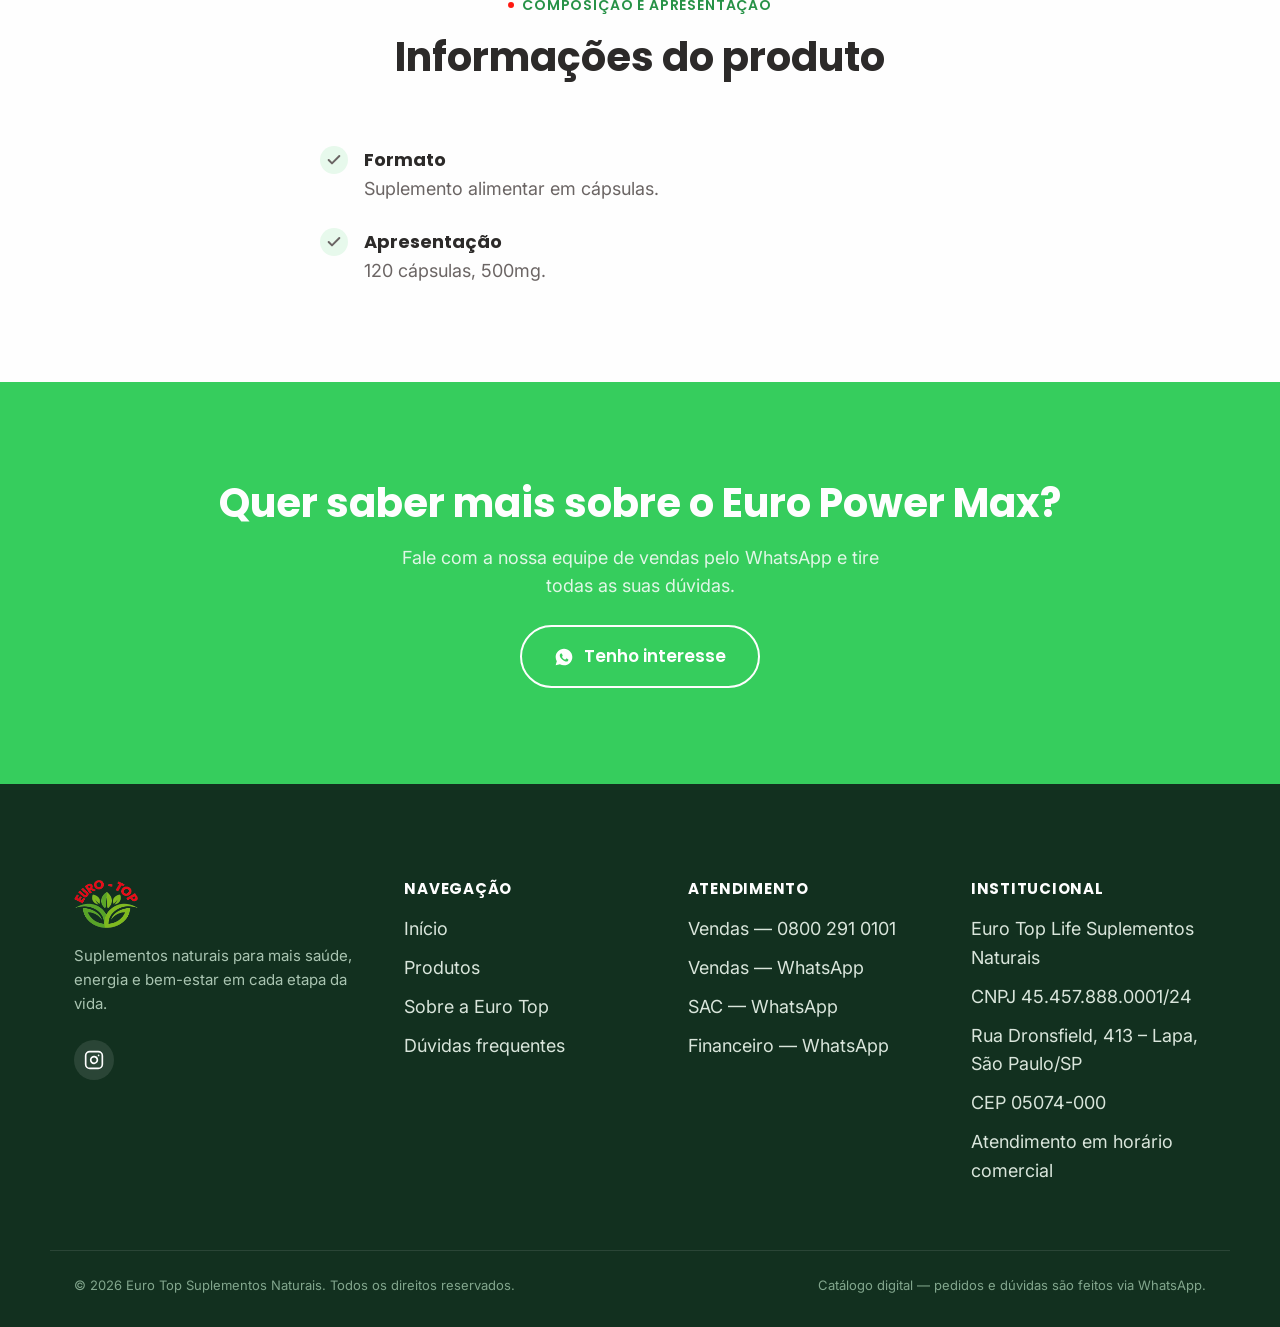
<file: produtos/euro-power-max.html>
<!DOCTYPE html>
<html lang="pt-BR">
<head>
<meta charset="UTF-8">
<meta name="viewport" content="width=device-width, initial-scale=1.0">
<title>Euro Power Max — Euro Top Suplementos Naturais</title>
<meta name="description" content="Euro Power Max Euro Top: suplemento alimentar em cápsulas, 120 cápsulas de 500mg. Fale com nossa equipe pelo WhatsApp.">
<link rel="icon" type="image/png" href="../assets/img/favicon-32.png">
<link rel="apple-touch-icon" href="../assets/img/favicon-128.png">
<link rel="preconnect" href="https://fonts.googleapis.com">
<link rel="preconnect" href="https://fonts.gstatic.com" crossorigin>
<link href="https://fonts.googleapis.com/css2?family=Inter:wght@400;500;600;700&family=Poppins:wght@500;600;700&display=swap" rel="stylesheet">
<link rel="stylesheet" href="../assets/css/style.css?v=20260927">
</head>
<body>

<div class="top-bar">
  <div class="container top-bar__inner">
    <span class="top-bar__message">
      <svg viewBox="0 0 24 24" fill="none" stroke="currentColor" stroke-width="2" stroke-linecap="round" stroke-linejoin="round"><rect x="1" y="3" width="15" height="13"/><polygon points="16 8 20 8 23 11 23 16 16 16 16 8"/><circle cx="5.5" cy="18.5" r="2.5"/><circle cx="18.5" cy="18.5" r="2.5"/></svg>
      Entregamos para todo o Brasil
    </span>
    <div class="top-bar__contacts">
      <a href="tel:08002910101">0800 291 0101</a>
      <a href="https://wa.me/5511980456727" target="_blank" rel="noopener">Vendas: (11) 98045-6727</a>
      <a href="https://wa.me/5511960427353" target="_blank" rel="noopener">SAC: (11) 96042-7353</a>
    </div>
  </div>
</div>

<header class="site-header">
  <div class="container site-header__bar">
    <a href="../index.html" class="brand">
      <img src="../assets/img/logo-euro-top-500.png" alt="Euro Top Suplementos Naturais" width="64" height="52">
      <span class="brand__text">
        <span class="brand__name">Euro Top</span>
        <span class="brand__tagline">Suplementos Naturais</span>
      </span>
    </a>
    <nav class="main-nav">
      <ul class="main-nav__links">
        <li><a href="../index.html">Início</a></li>
        <li><a href="../produtos.html" aria-current="page">Produtos</a></li>
        <li><a href="../sobre.html">Sobre</a></li>
        <li><a href="../index.html#faq">Dúvidas</a></li>
        <li><a href="../index.html#contato">Contato</a></li>
      </ul>
      <a class="btn btn-primary btn-sm" href="https://wa.me/5511980456727?text=Ol%C3%A1!%20Vim%20pelo%20site%20da%20Euro%20Top%20e%20quero%20saber%20mais%20sobre%20os%20produtos." target="_blank" rel="noopener">
        <svg viewBox="0 0 24 24" fill="currentColor" aria-hidden="true"><path d="M12 2C6.48 2 2 6.48 2 12c0 1.85.5 3.58 1.36 5.07L2 22l5.06-1.33A9.94 9.94 0 0012 22c5.52 0 10-4.48 10-10S17.52 2 12 2zm5.2 14.2c-.22.62-1.28 1.18-1.77 1.24-.45.06-1 .08-1.62-.1-.37-.11-.85-.27-1.46-.53-2.57-1.11-4.25-3.7-4.38-3.87-.13-.17-1.05-1.4-1.05-2.67 0-1.27.67-1.9.9-2.16.23-.26.5-.32.67-.32.17 0 .34 0 .48.01.16.01.36-.06.56.43.22.53.73 1.83.8 1.96.07.13.11.29.02.46-.09.17-.14.27-.27.42-.13.15-.28.33-.4.44-.13.13-.27.27-.12.53.15.26.67 1.1 1.44 1.78.99.88 1.82 1.16 2.08 1.29.26.13.41.11.56-.06.15-.17.65-.75.82-1.01.17-.26.34-.21.56-.13.22.08 1.44.68 1.68.8.24.12.4.18.46.28.06.1.06.6-.16 1.22z"/></svg>
        Falar no WhatsApp
      </a>
    </nav>
    <button class="nav-toggle" aria-label="Abrir menu" aria-expanded="false">
      <span></span>
    </button>
  </div>
</header>

<main>
  <div class="container breadcrumbs">
    <a href="../index.html">Início</a> / <a href="../produtos.html">Produtos</a> / Euro Power Max
  </div>

  <section>
    <div class="container">
      <div class="product-hero">
        <div class="product-hero__art">
          <img src="../assets/img/produtos/euro-power-max.jpg" alt="Euro Power Max Euro Top">
        </div>
        <div>
          <span class="eyebrow">Suplemento natural</span>
          <h1>Euro Power Max</h1>
          <div class="product-hero__meta">
            <span class="tag">Cápsulas</span>
            <span class="tag">120 cápsulas, 500mg</span>
          </div>
          <p>Suplemento alimentar em cápsulas, parte da linha de suplementos naturais Euro Top.</p>
          <div class="product-hero__actions">
            <a class="btn btn-primary" href="https://wa.me/5511980456727?text=Ol%C3%A1!%20Tenho%20interesse%20no%20produto%20Euro%20Power%20Max.%20Pode%20me%20ajudar%3F" target="_blank" rel="noopener">
              <svg viewBox="0 0 24 24" fill="currentColor" aria-hidden="true"><path d="M12 2C6.48 2 2 6.48 2 12c0 1.85.5 3.58 1.36 5.07L2 22l5.06-1.33A9.94 9.94 0 0012 22c5.52 0 10-4.48 10-10S17.52 2 12 2zm5.2 14.2c-.22.62-1.28 1.18-1.77 1.24-.45.06-1 .08-1.62-.1-.37-.11-.85-.27-1.46-.53-2.57-1.11-4.25-3.7-4.38-3.87-.13-.17-1.05-1.4-1.05-2.67 0-1.27.67-1.9.9-2.16.23-.26.5-.32.67-.32.17 0 .34 0 .48.01.16.01.36-.06.56.43.22.53.73 1.83.8 1.96.07.13.11.29.02.46-.09.17-.14.27-.27.42-.13.15-.28.33-.4.44-.13.13-.27.27-.12.53.15.26.67 1.1 1.44 1.78.99.88 1.82 1.16 2.08 1.29.26.13.41.11.56-.06.15-.17.65-.75.82-1.01.17-.26.34-.21.56-.13.22.08 1.44.68 1.68.8.24.12.4.18.46.28.06.1.06.6-.16 1.22z"/></svg>
              Tenho interesse
            </a>
            <a class="btn btn-outline--dark" href="../produtos.html">Ver outros produtos</a>
          </div>
        </div>
      </div>
    </div>
  </section>

  <section class="section section--cream">
    <div class="container">
      <div class="section-head reveal">
        <span class="eyebrow">Benefícios</span>
        <h2>Por que conhecer o Euro Power Max</h2>
      </div>
      <div class="benefits-grid" style="grid-template-columns: repeat(3, 1fr);">
        <div class="benefit-card reveal">
          <div class="benefit-card__icon"><svg viewBox="0 0 24 24" fill="none" stroke="currentColor" stroke-width="2" stroke-linecap="round" stroke-linejoin="round"><path d="M11 20A7 7 0 0 1 4 13V6a1 1 0 0 1 1-1h7a7 7 0 0 1 7 7 7 7 0 0 1-7 7z"/><path d="M4 13c0-4 4-6 8-8"/></svg></div>
          <h3>Energia Para o Dia a Dia</h3>
          <p>Fórmula concentrada pensada para apoiar a disposição e o ritmo das suas atividades.</p>
        </div>
        <div class="benefit-card reveal">
          <div class="benefit-card__icon"><svg viewBox="0 0 24 24" fill="none" stroke="currentColor" stroke-width="2" stroke-linecap="round" stroke-linejoin="round"><path d="M12 2 4 5v6c0 5.25 3.4 9.74 8 11 4.6-1.26 8-5.75 8-11V5l-8-3z"/></svg></div>
          <h3>Praticidade em Cápsulas</h3>
          <p>Fácil de incluir na rotina — sem preparo, sem complicação.</p>
        </div>
        <div class="benefit-card reveal">
          <div class="benefit-card__icon"><svg viewBox="0 0 24 24" fill="none" stroke="currentColor" stroke-width="2" stroke-linecap="round" stroke-linejoin="round"><path d="M20.8 4.6c-1.7-1.6-4.4-1.6-6.1.1L12 7.3 9.3 4.7c-1.7-1.7-4.4-1.7-6.1-.1-1.8 1.7-1.9 4.5-.2 6.3l8 8.3a1.4 1.4 0 0 0 2 0l8-8.3c1.7-1.8 1.6-4.6-.2-6.3z"/></svg></div>
          <h3>Vitalidade em Alta</h3>
          <p>Desenvolvido para quem busca mais fôlego para encarar a rotina.</p>
        </div>
      </div>
    </div>
  </section>

  <section class="section">
    <div class="container">
      <div class="section-head reveal">
        <span class="eyebrow">Composição e apresentação</span>
        <h2>Informações do produto</h2>
      </div>
      <div style="max-width:640px;margin:0 auto;" class="reveal">
        <ul class="checklist">
          <li>
            <span class="checklist__icon"><svg viewBox="0 0 24 24" fill="none" stroke="currentColor" stroke-width="3" stroke-linecap="round" stroke-linejoin="round"><polyline points="20 6 9 17 4 12"/></svg></span>
            <div><strong>Formato</strong><span>Suplemento alimentar em cápsulas.</span></div>
          </li>
          <li>
            <span class="checklist__icon"><svg viewBox="0 0 24 24" fill="none" stroke="currentColor" stroke-width="3" stroke-linecap="round" stroke-linejoin="round"><polyline points="20 6 9 17 4 12"/></svg></span>
            <div><strong>Apresentação</strong><span>120 cápsulas, 500mg.</span></div>
          </li>
        </ul>
      </div>
    </div>
  </section>

  <section class="section section--primary">
    <div class="container" style="text-align:center;">
      <h2>Quer saber mais sobre o Euro Power Max?</h2>
      <p style="color: rgba(254,254,254,0.85); max-width:520px; margin: 0 auto var(--space-3);">Fale com a nossa equipe de vendas pelo WhatsApp e tire todas as suas dúvidas.</p>
      <a class="btn btn-outline" href="https://wa.me/5511980456727?text=Ol%C3%A1!%20Tenho%20interesse%20no%20produto%20Euro%20Power%20Max.%20Pode%20me%20ajudar%3F" target="_blank" rel="noopener">
        <svg viewBox="0 0 24 24" fill="currentColor" aria-hidden="true"><path d="M12 2C6.48 2 2 6.48 2 12c0 1.85.5 3.58 1.36 5.07L2 22l5.06-1.33A9.94 9.94 0 0012 22c5.52 0 10-4.48 10-10S17.52 2 12 2zm5.2 14.2c-.22.62-1.28 1.18-1.77 1.24-.45.06-1 .08-1.62-.1-.37-.11-.85-.27-1.46-.53-2.57-1.11-4.25-3.7-4.38-3.87-.13-.17-1.05-1.4-1.05-2.67 0-1.27.67-1.9.9-2.16.23-.26.5-.32.67-.32.17 0 .34 0 .48.01.16.01.36-.06.56.43.22.53.73 1.83.8 1.96.07.13.11.29.02.46-.09.17-.14.27-.27.42-.13.15-.28.33-.4.44-.13.13-.27.27-.12.53.15.26.67 1.1 1.44 1.78.99.88 1.82 1.16 2.08 1.29.26.13.41.11.56-.06.15-.17.65-.75.82-1.01.17-.26.34-.21.56-.13.22.08 1.44.68 1.68.8.24.12.4.18.46.28.06.1.06.6-.16 1.22z"/></svg>
        Tenho interesse
      </a>
    </div>
  </section>
</main>

<footer class="site-footer">
  <div class="container footer-grid">
    <div class="footer-brand">
      <img src="../assets/img/logo-euro-top-500.png" alt="Euro Top Suplementos Naturais" width="64" height="52">
      <p>Suplementos naturais para mais saúde, energia e bem-estar em cada etapa da vida.</p>
      <div class="footer-social">
        <a class="footer-social__link" href="https://www.instagram.com/eurotoplife/" target="_blank" rel="noopener" aria-label="Euro Top no Instagram">
          <svg viewBox="0 0 24 24" fill="none" stroke="currentColor" stroke-width="2" stroke-linecap="round" stroke-linejoin="round"><rect x="2" y="2" width="20" height="20" rx="5"/><path d="M16 11.37A4 4 0 1 1 12.63 8 4 4 0 0 1 16 11.37z"/><line x1="17.5" y1="6.5" x2="17.51" y2="6.5"/></svg>
        </a>
      </div>
    </div>
    <div class="footer-col">
      <h4>Navegação</h4>
      <ul>
        <li><a href="../index.html">Início</a></li>
        <li><a href="../produtos.html">Produtos</a></li>
        <li><a href="../sobre.html">Sobre a Euro Top</a></li>
        <li><a href="../index.html#faq">Dúvidas frequentes</a></li>
      </ul>
    </div>
    <div class="footer-col">
      <h4>Atendimento</h4>
      <ul>
        <li><a href="tel:08002910101">Vendas — 0800 291 0101</a></li>
        <li><a href="https://wa.me/5511980456727" target="_blank" rel="noopener">Vendas — WhatsApp</a></li>
        <li><a href="https://wa.me/5511960427353" target="_blank" rel="noopener">SAC — WhatsApp</a></li>
        <li><a href="https://wa.me/5511981735927" target="_blank" rel="noopener">Financeiro — WhatsApp</a></li>
      </ul>
    </div>
    <div class="footer-col">
      <h4>Institucional</h4>
      <ul>
        <li>Euro Top Life Suplementos Naturais</li>
        <li>CNPJ 45.457.888.0001/24</li>
        <li>Rua Dronsfield, 413 – Lapa, São Paulo/SP</li>
        <li>CEP 05074-000</li>
        <li>Atendimento em horário comercial</li>
      </ul>
    </div>
  </div>
  <div class="container footer-bottom">
    <span>© 2026 Euro Top Suplementos Naturais. Todos os direitos reservados.</span>
    <span>Catálogo digital — pedidos e dúvidas são feitos via WhatsApp.</span>
  </div>
</footer>

<a class="whatsapp-float" href="https://wa.me/5511980456727?text=Ol%C3%A1!%20Tenho%20interesse%20no%20produto%20Euro%20Power%20Max.%20Pode%20me%20ajudar%3F" target="_blank" rel="noopener" aria-label="Falar no WhatsApp">
  <svg viewBox="0 0 24 24" fill="currentColor" aria-hidden="true"><path d="M12 2C6.48 2 2 6.48 2 12c0 1.85.5 3.58 1.36 5.07L2 22l5.06-1.33A9.94 9.94 0 0012 22c5.52 0 10-4.48 10-10S17.52 2 12 2zm5.2 14.2c-.22.62-1.28 1.18-1.77 1.24-.45.06-1 .08-1.62-.1-.37-.11-.85-.27-1.46-.53-2.57-1.11-4.25-3.7-4.38-3.87-.13-.17-1.05-1.4-1.05-2.67 0-1.27.67-1.9.9-2.16.23-.26.5-.32.67-.32.17 0 .34 0 .48.01.16.01.36-.06.56.43.22.53.73 1.83.8 1.96.07.13.11.29.02.46-.09.17-.14.27-.27.42-.13.15-.28.33-.4.44-.13.13-.27.27-.12.53.15.26.67 1.1 1.44 1.78.99.88 1.82 1.16 2.08 1.29.26.13.41.11.56-.06.15-.17.65-.75.82-1.01.17-.26.34-.21.56-.13.22.08 1.44.68 1.68.8.24.12.4.18.46.28.06.1.06.6-.16 1.22z"/></svg>
</a>

<script src="../assets/js/main.js?v=20260927"></script>
</body>
</html>
</file>
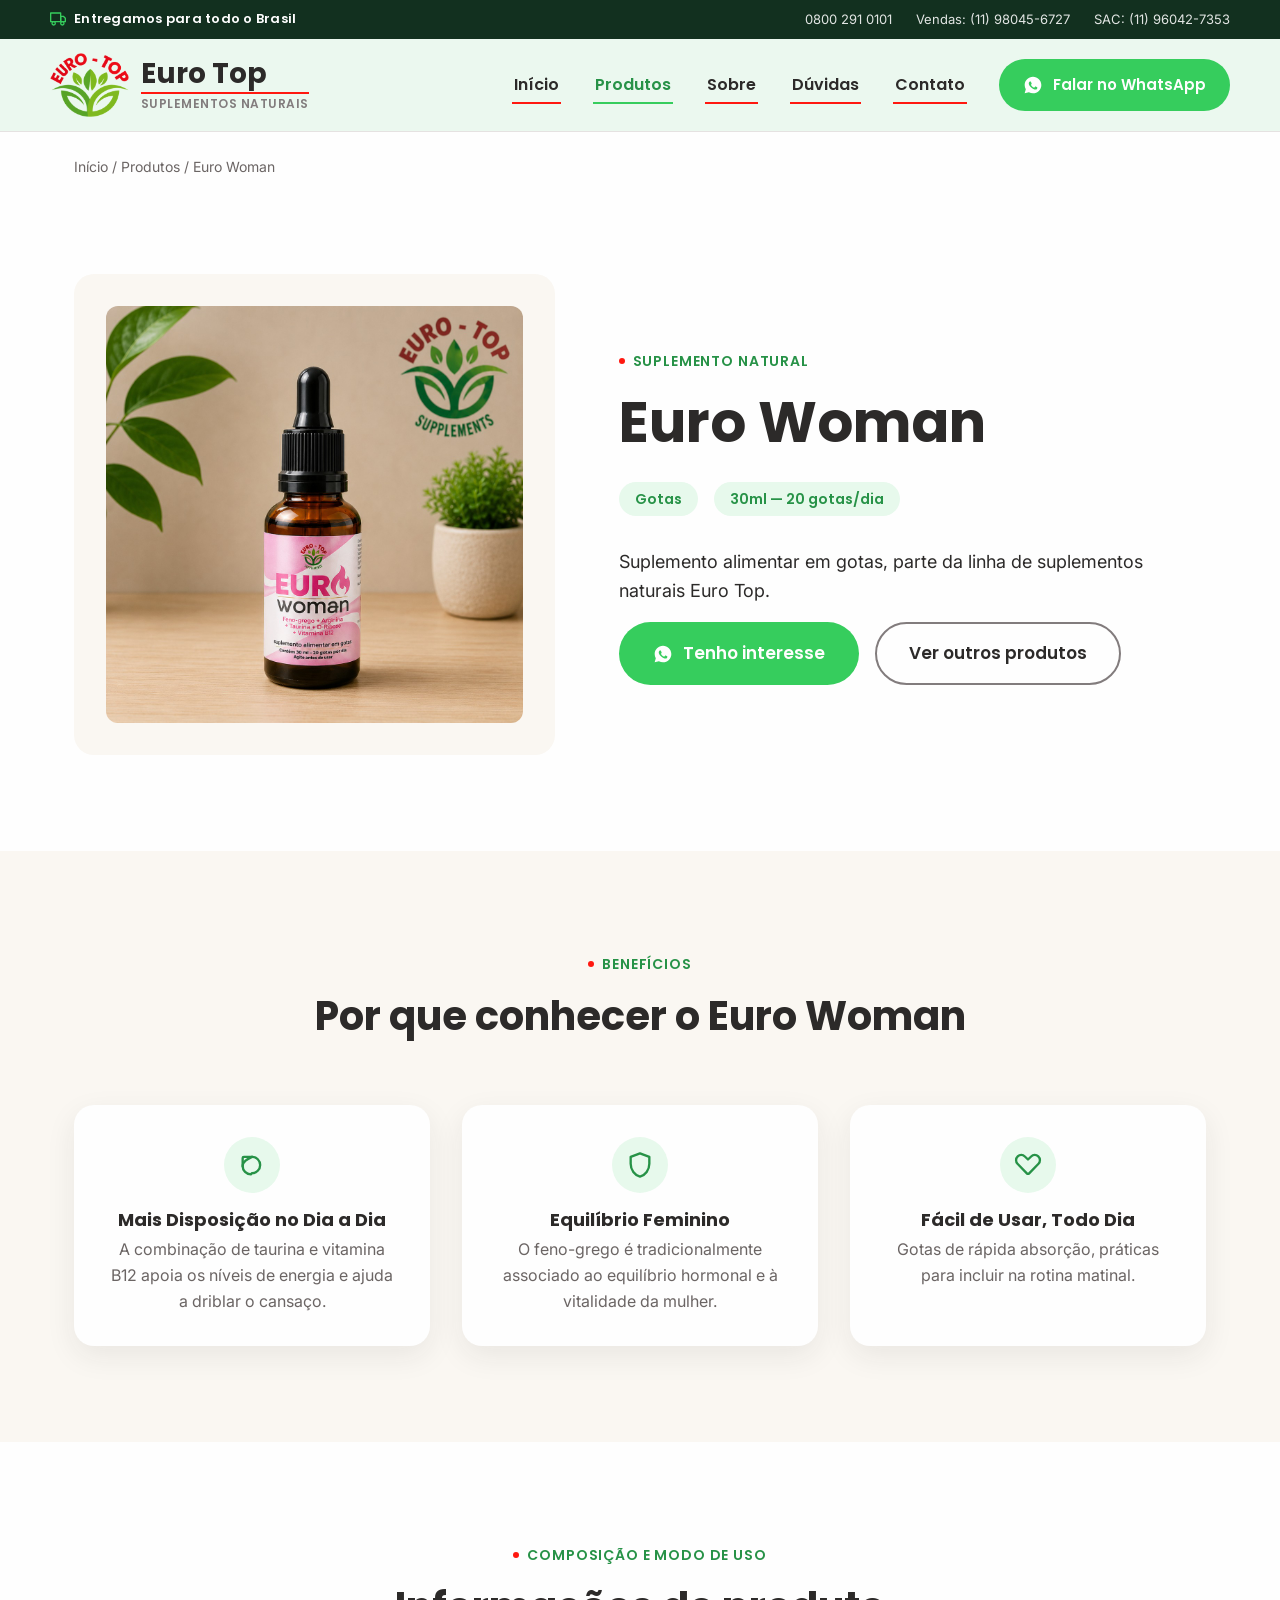
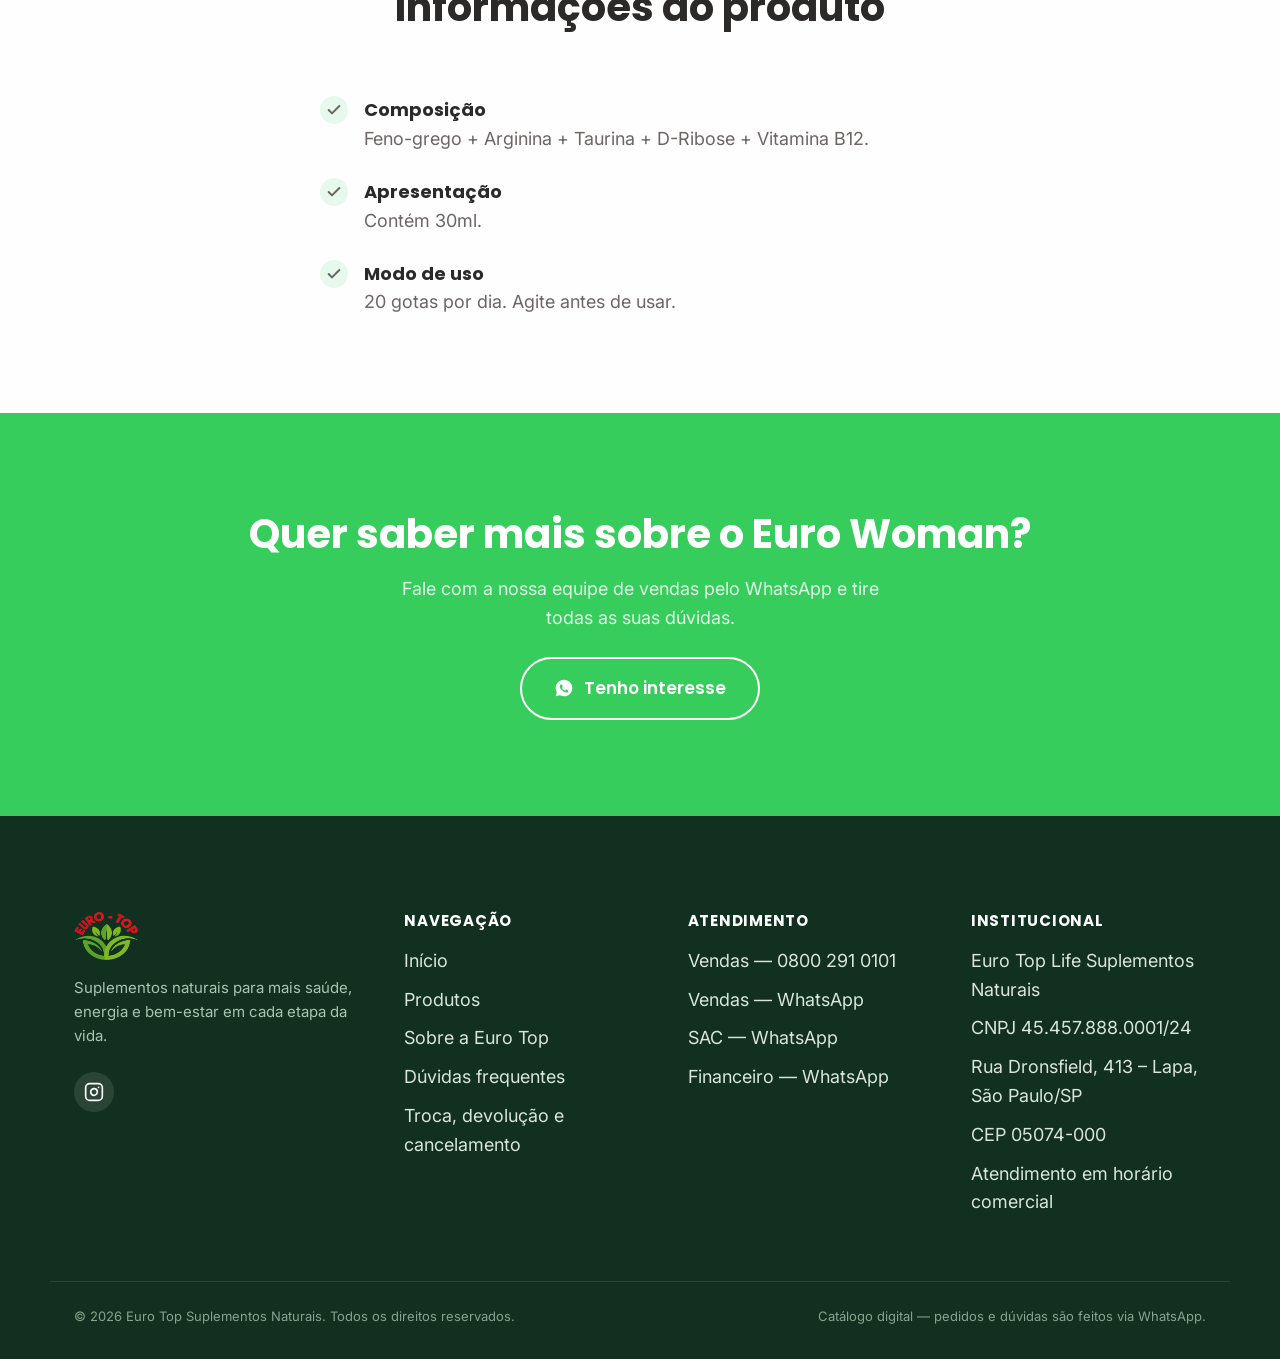
<file: produtos/euro-woman.html>
<!DOCTYPE html>
<html lang="pt-BR">
<head>
<meta charset="UTF-8">
<meta name="viewport" content="width=device-width, initial-scale=1.0">
<title>Euro Woman — Euro Top Suplementos Naturais</title>
<meta name="description" content="Euro Woman Euro Top: suplemento alimentar em gotas com Feno-grego, Arginina, Taurina, D-Ribose e Vitamina B12. Fale com nossa equipe pelo WhatsApp.">
<link rel="icon" type="image/png" href="../assets/img/favicon-32.png">
<link rel="apple-touch-icon" href="../assets/img/favicon-128.png">
<link rel="preconnect" href="https://fonts.googleapis.com">
<link rel="preconnect" href="https://fonts.gstatic.com" crossorigin>
<link href="https://fonts.googleapis.com/css2?family=Inter:wght@400;500;600;700&family=Poppins:wght@500;600;700&display=swap" rel="stylesheet">
<link rel="stylesheet" href="../assets/css/style.css?v=20260927">
</head>
<body>

<div class="top-bar">
  <div class="container top-bar__inner">
    <span class="top-bar__message">
      <svg viewBox="0 0 24 24" fill="none" stroke="currentColor" stroke-width="2" stroke-linecap="round" stroke-linejoin="round"><rect x="1" y="3" width="15" height="13"/><polygon points="16 8 20 8 23 11 23 16 16 16 16 8"/><circle cx="5.5" cy="18.5" r="2.5"/><circle cx="18.5" cy="18.5" r="2.5"/></svg>
      Entregamos para todo o Brasil
    </span>
    <div class="top-bar__contacts">
      <a href="tel:08002910101">0800 291 0101</a>
      <a href="https://wa.me/5511980456727" target="_blank" rel="noopener">Vendas: (11) 98045-6727</a>
      <a href="https://wa.me/5511960427353" target="_blank" rel="noopener">SAC: (11) 96042-7353</a>
    </div>
  </div>
</div>

<header class="site-header">
  <div class="container site-header__bar">
    <a href="../index.html" class="brand">
      <img src="../assets/img/logo-euro-top-500.png" alt="Euro Top Suplementos Naturais" width="64" height="52">
      <span class="brand__text">
        <span class="brand__name">Euro Top</span>
        <span class="brand__tagline">Suplementos Naturais</span>
      </span>
    </a>
    <nav class="main-nav">
      <ul class="main-nav__links">
        <li><a href="../index.html">Início</a></li>
        <li><a href="../produtos.html" aria-current="page">Produtos</a></li>
        <li><a href="../sobre.html">Sobre</a></li>
        <li><a href="../index.html#faq">Dúvidas</a></li>
        <li><a href="../index.html#contato">Contato</a></li>
      </ul>
      <a class="btn btn-primary btn-sm" href="https://wa.me/5511980456727?text=Ol%C3%A1!%20Vim%20pelo%20site%20da%20Euro%20Top%20e%20quero%20saber%20mais%20sobre%20os%20produtos." target="_blank" rel="noopener">
        <svg viewBox="0 0 24 24" fill="currentColor" aria-hidden="true"><path d="M12 2C6.48 2 2 6.48 2 12c0 1.85.5 3.58 1.36 5.07L2 22l5.06-1.33A9.94 9.94 0 0012 22c5.52 0 10-4.48 10-10S17.52 2 12 2zm5.2 14.2c-.22.62-1.28 1.18-1.77 1.24-.45.06-1 .08-1.62-.1-.37-.11-.85-.27-1.46-.53-2.57-1.11-4.25-3.7-4.38-3.87-.13-.17-1.05-1.4-1.05-2.67 0-1.27.67-1.9.9-2.16.23-.26.5-.32.67-.32.17 0 .34 0 .48.01.16.01.36-.06.56.43.22.53.73 1.83.8 1.96.07.13.11.29.02.46-.09.17-.14.27-.27.42-.13.15-.28.33-.4.44-.13.13-.27.27-.12.53.15.26.67 1.1 1.44 1.78.99.88 1.82 1.16 2.08 1.29.26.13.41.11.56-.06.15-.17.65-.75.82-1.01.17-.26.34-.21.56-.13.22.08 1.44.68 1.68.8.24.12.4.18.46.28.06.1.06.6-.16 1.22z"/></svg>
        Falar no WhatsApp
      </a>
    </nav>
    <button class="nav-toggle" aria-label="Abrir menu" aria-expanded="false">
      <span></span>
    </button>
  </div>
</header>

<main>
  <div class="container breadcrumbs">
    <a href="../index.html">Início</a> / <a href="../produtos.html">Produtos</a> / Euro Woman
  </div>

  <section>
    <div class="container">
      <div class="product-hero">
        <div class="product-hero__art">
          <img src="../assets/img/produtos/euro-woman.jpg" alt="Euro Woman Euro Top">
        </div>
        <div>
          <span class="eyebrow">Suplemento natural</span>
          <h1>Euro Woman</h1>
          <div class="product-hero__meta">
            <span class="tag">Gotas</span>
            <span class="tag">30ml — 20 gotas/dia</span>
          </div>
          <p>Suplemento alimentar em gotas, parte da linha de suplementos naturais Euro Top.</p>
          <div class="product-hero__actions">
            <a class="btn btn-primary" href="https://wa.me/5511980456727?text=Ol%C3%A1!%20Tenho%20interesse%20no%20produto%20Euro%20Woman.%20Pode%20me%20ajudar%3F" target="_blank" rel="noopener">
              <svg viewBox="0 0 24 24" fill="currentColor" aria-hidden="true"><path d="M12 2C6.48 2 2 6.48 2 12c0 1.85.5 3.58 1.36 5.07L2 22l5.06-1.33A9.94 9.94 0 0012 22c5.52 0 10-4.48 10-10S17.52 2 12 2zm5.2 14.2c-.22.62-1.28 1.18-1.77 1.24-.45.06-1 .08-1.62-.1-.37-.11-.85-.27-1.46-.53-2.57-1.11-4.25-3.7-4.38-3.87-.13-.17-1.05-1.4-1.05-2.67 0-1.27.67-1.9.9-2.16.23-.26.5-.32.67-.32.17 0 .34 0 .48.01.16.01.36-.06.56.43.22.53.73 1.83.8 1.96.07.13.11.29.02.46-.09.17-.14.27-.27.42-.13.15-.28.33-.4.44-.13.13-.27.27-.12.53.15.26.67 1.1 1.44 1.78.99.88 1.82 1.16 2.08 1.29.26.13.41.11.56-.06.15-.17.65-.75.82-1.01.17-.26.34-.21.56-.13.22.08 1.44.68 1.68.8.24.12.4.18.46.28.06.1.06.6-.16 1.22z"/></svg>
              Tenho interesse
            </a>
            <a class="btn btn-outline--dark" href="../produtos.html">Ver outros produtos</a>
          </div>
        </div>
      </div>
    </div>
  </section>

  <section class="section section--cream">
    <div class="container">
      <div class="section-head reveal">
        <span class="eyebrow">Benefícios</span>
        <h2>Por que conhecer o Euro Woman</h2>
      </div>
      <div class="benefits-grid" style="grid-template-columns: repeat(3, 1fr);">
        <div class="benefit-card reveal">
          <div class="benefit-card__icon"><svg viewBox="0 0 24 24" fill="none" stroke="currentColor" stroke-width="2" stroke-linecap="round" stroke-linejoin="round"><path d="M11 20A7 7 0 0 1 4 13V6a1 1 0 0 1 1-1h7a7 7 0 0 1 7 7 7 7 0 0 1-7 7z"/><path d="M4 13c0-4 4-6 8-8"/></svg></div>
          <h3>Mais Disposição no Dia a Dia</h3>
          <p>A combinação de taurina e vitamina B12 apoia os níveis de energia e ajuda a driblar o cansaço.</p>
        </div>
        <div class="benefit-card reveal">
          <div class="benefit-card__icon"><svg viewBox="0 0 24 24" fill="none" stroke="currentColor" stroke-width="2" stroke-linecap="round" stroke-linejoin="round"><path d="M12 2 4 5v6c0 5.25 3.4 9.74 8 11 4.6-1.26 8-5.75 8-11V5l-8-3z"/></svg></div>
          <h3>Equilíbrio Feminino</h3>
          <p>O feno-grego é tradicionalmente associado ao equilíbrio hormonal e à vitalidade da mulher.</p>
        </div>
        <div class="benefit-card reveal">
          <div class="benefit-card__icon"><svg viewBox="0 0 24 24" fill="none" stroke="currentColor" stroke-width="2" stroke-linecap="round" stroke-linejoin="round"><path d="M20.8 4.6c-1.7-1.6-4.4-1.6-6.1.1L12 7.3 9.3 4.7c-1.7-1.7-4.4-1.7-6.1-.1-1.8 1.7-1.9 4.5-.2 6.3l8 8.3a1.4 1.4 0 0 0 2 0l8-8.3c1.7-1.8 1.6-4.6-.2-6.3z"/></svg></div>
          <h3>Fácil de Usar, Todo Dia</h3>
          <p>Gotas de rápida absorção, práticas para incluir na rotina matinal.</p>
        </div>
      </div>
    </div>
  </section>

  <section class="section">
    <div class="container">
      <div class="section-head reveal">
        <span class="eyebrow">Composição e modo de uso</span>
        <h2>Informações do produto</h2>
      </div>
      <div style="max-width:640px;margin:0 auto;" class="reveal">
        <ul class="checklist">
          <li>
            <span class="checklist__icon"><svg viewBox="0 0 24 24" fill="none" stroke="currentColor" stroke-width="3" stroke-linecap="round" stroke-linejoin="round"><polyline points="20 6 9 17 4 12"/></svg></span>
            <div><strong>Composição</strong><span>Feno-grego + Arginina + Taurina + D-Ribose + Vitamina B12.</span></div>
          </li>
          <li>
            <span class="checklist__icon"><svg viewBox="0 0 24 24" fill="none" stroke="currentColor" stroke-width="3" stroke-linecap="round" stroke-linejoin="round"><polyline points="20 6 9 17 4 12"/></svg></span>
            <div><strong>Apresentação</strong><span>Contém 30ml.</span></div>
          </li>
          <li>
            <span class="checklist__icon"><svg viewBox="0 0 24 24" fill="none" stroke="currentColor" stroke-width="3" stroke-linecap="round" stroke-linejoin="round"><polyline points="20 6 9 17 4 12"/></svg></span>
            <div><strong>Modo de uso</strong><span>20 gotas por dia. Agite antes de usar.</span></div>
          </li>
        </ul>
      </div>
    </div>
  </section>

  <section class="section section--primary">
    <div class="container" style="text-align:center;">
      <h2>Quer saber mais sobre o Euro Woman?</h2>
      <p style="color: rgba(254,254,254,0.85); max-width:520px; margin: 0 auto var(--space-3);">Fale com a nossa equipe de vendas pelo WhatsApp e tire todas as suas dúvidas.</p>
      <a class="btn btn-outline" href="https://wa.me/5511980456727?text=Ol%C3%A1!%20Tenho%20interesse%20no%20produto%20Euro%20Woman.%20Pode%20me%20ajudar%3F" target="_blank" rel="noopener">
        <svg viewBox="0 0 24 24" fill="currentColor" aria-hidden="true"><path d="M12 2C6.48 2 2 6.48 2 12c0 1.85.5 3.58 1.36 5.07L2 22l5.06-1.33A9.94 9.94 0 0012 22c5.52 0 10-4.48 10-10S17.52 2 12 2zm5.2 14.2c-.22.62-1.28 1.18-1.77 1.24-.45.06-1 .08-1.62-.1-.37-.11-.85-.27-1.46-.53-2.57-1.11-4.25-3.7-4.38-3.87-.13-.17-1.05-1.4-1.05-2.67 0-1.27.67-1.9.9-2.16.23-.26.5-.32.67-.32.17 0 .34 0 .48.01.16.01.36-.06.56.43.22.53.73 1.83.8 1.96.07.13.11.29.02.46-.09.17-.14.27-.27.42-.13.15-.28.33-.4.44-.13.13-.27.27-.12.53.15.26.67 1.1 1.44 1.78.99.88 1.82 1.16 2.08 1.29.26.13.41.11.56-.06.15-.17.65-.75.82-1.01.17-.26.34-.21.56-.13.22.08 1.44.68 1.68.8.24.12.4.18.46.28.06.1.06.6-.16 1.22z"/></svg>
        Tenho interesse
      </a>
    </div>
  </section>
</main>

<footer class="site-footer">
  <div class="container footer-grid">
    <div class="footer-brand">
      <img src="../assets/img/logo-euro-top-500.png" alt="Euro Top Suplementos Naturais" width="64" height="52">
      <p>Suplementos naturais para mais saúde, energia e bem-estar em cada etapa da vida.</p>
      <div class="footer-social">
        <a class="footer-social__link" href="https://www.instagram.com/eurotoplife/" target="_blank" rel="noopener" aria-label="Euro Top no Instagram">
          <svg viewBox="0 0 24 24" fill="none" stroke="currentColor" stroke-width="2" stroke-linecap="round" stroke-linejoin="round"><rect x="2" y="2" width="20" height="20" rx="5"/><path d="M16 11.37A4 4 0 1 1 12.63 8 4 4 0 0 1 16 11.37z"/><line x1="17.5" y1="6.5" x2="17.51" y2="6.5"/></svg>
        </a>
      </div>
    </div>
    <div class="footer-col">
      <h4>Navegação</h4>
      <ul>
        <li><a href="../index.html">Início</a></li>
        <li><a href="../produtos.html">Produtos</a></li>
        <li><a href="../sobre.html">Sobre a Euro Top</a></li>
        <li><a href="../index.html#faq">Dúvidas frequentes</a></li>
        <li><a href="../politica-de-troca-devolucao-cancelamento.html">Troca, devolução e cancelamento</a></li>
      </ul>
    </div>
    <div class="footer-col">
      <h4>Atendimento</h4>
      <ul>
        <li><a href="tel:08002910101">Vendas — 0800 291 0101</a></li>
        <li><a href="https://wa.me/5511980456727" target="_blank" rel="noopener">Vendas — WhatsApp</a></li>
        <li><a href="https://wa.me/5511960427353" target="_blank" rel="noopener">SAC — WhatsApp</a></li>
        <li><a href="https://wa.me/5511981735927" target="_blank" rel="noopener">Financeiro — WhatsApp</a></li>
      </ul>
    </div>
    <div class="footer-col">
      <h4>Institucional</h4>
      <ul>
        <li>Euro Top Life Suplementos Naturais</li>
        <li>CNPJ 45.457.888.0001/24</li>
        <li>Rua Dronsfield, 413 – Lapa, São Paulo/SP</li>
        <li>CEP 05074-000</li>
        <li>Atendimento em horário comercial</li>
      </ul>
    </div>
  </div>
  <div class="container footer-bottom">
    <span>© 2026 Euro Top Suplementos Naturais. Todos os direitos reservados.</span>
    <span>Catálogo digital — pedidos e dúvidas são feitos via WhatsApp.</span>
  </div>
</footer>

<a class="whatsapp-float" href="https://wa.me/5511980456727?text=Ol%C3%A1!%20Tenho%20interesse%20no%20produto%20Euro%20Woman.%20Pode%20me%20ajudar%3F" target="_blank" rel="noopener" aria-label="Falar no WhatsApp">
  <svg viewBox="0 0 24 24" fill="currentColor" aria-hidden="true"><path d="M12 2C6.48 2 2 6.48 2 12c0 1.85.5 3.58 1.36 5.07L2 22l5.06-1.33A9.94 9.94 0 0012 22c5.52 0 10-4.48 10-10S17.52 2 12 2zm5.2 14.2c-.22.62-1.28 1.18-1.77 1.24-.45.06-1 .08-1.62-.1-.37-.11-.85-.27-1.46-.53-2.57-1.11-4.25-3.7-4.38-3.87-.13-.17-1.05-1.4-1.05-2.67 0-1.27.67-1.9.9-2.16.23-.26.5-.32.67-.32.17 0 .34 0 .48.01.16.01.36-.06.56.43.22.53.73 1.83.8 1.96.07.13.11.29.02.46-.09.17-.14.27-.27.42-.13.15-.28.33-.4.44-.13.13-.27.27-.12.53.15.26.67 1.1 1.44 1.78.99.88 1.82 1.16 2.08 1.29.26.13.41.11.56-.06.15-.17.65-.75.82-1.01.17-.26.34-.21.56-.13.22.08 1.44.68 1.68.8.24.12.4.18.46.28.06.1.06.6-.16 1.22z"/></svg>
</a>

<script src="../assets/js/main.js?v=20260927"></script>
</body>
</html>
</file>
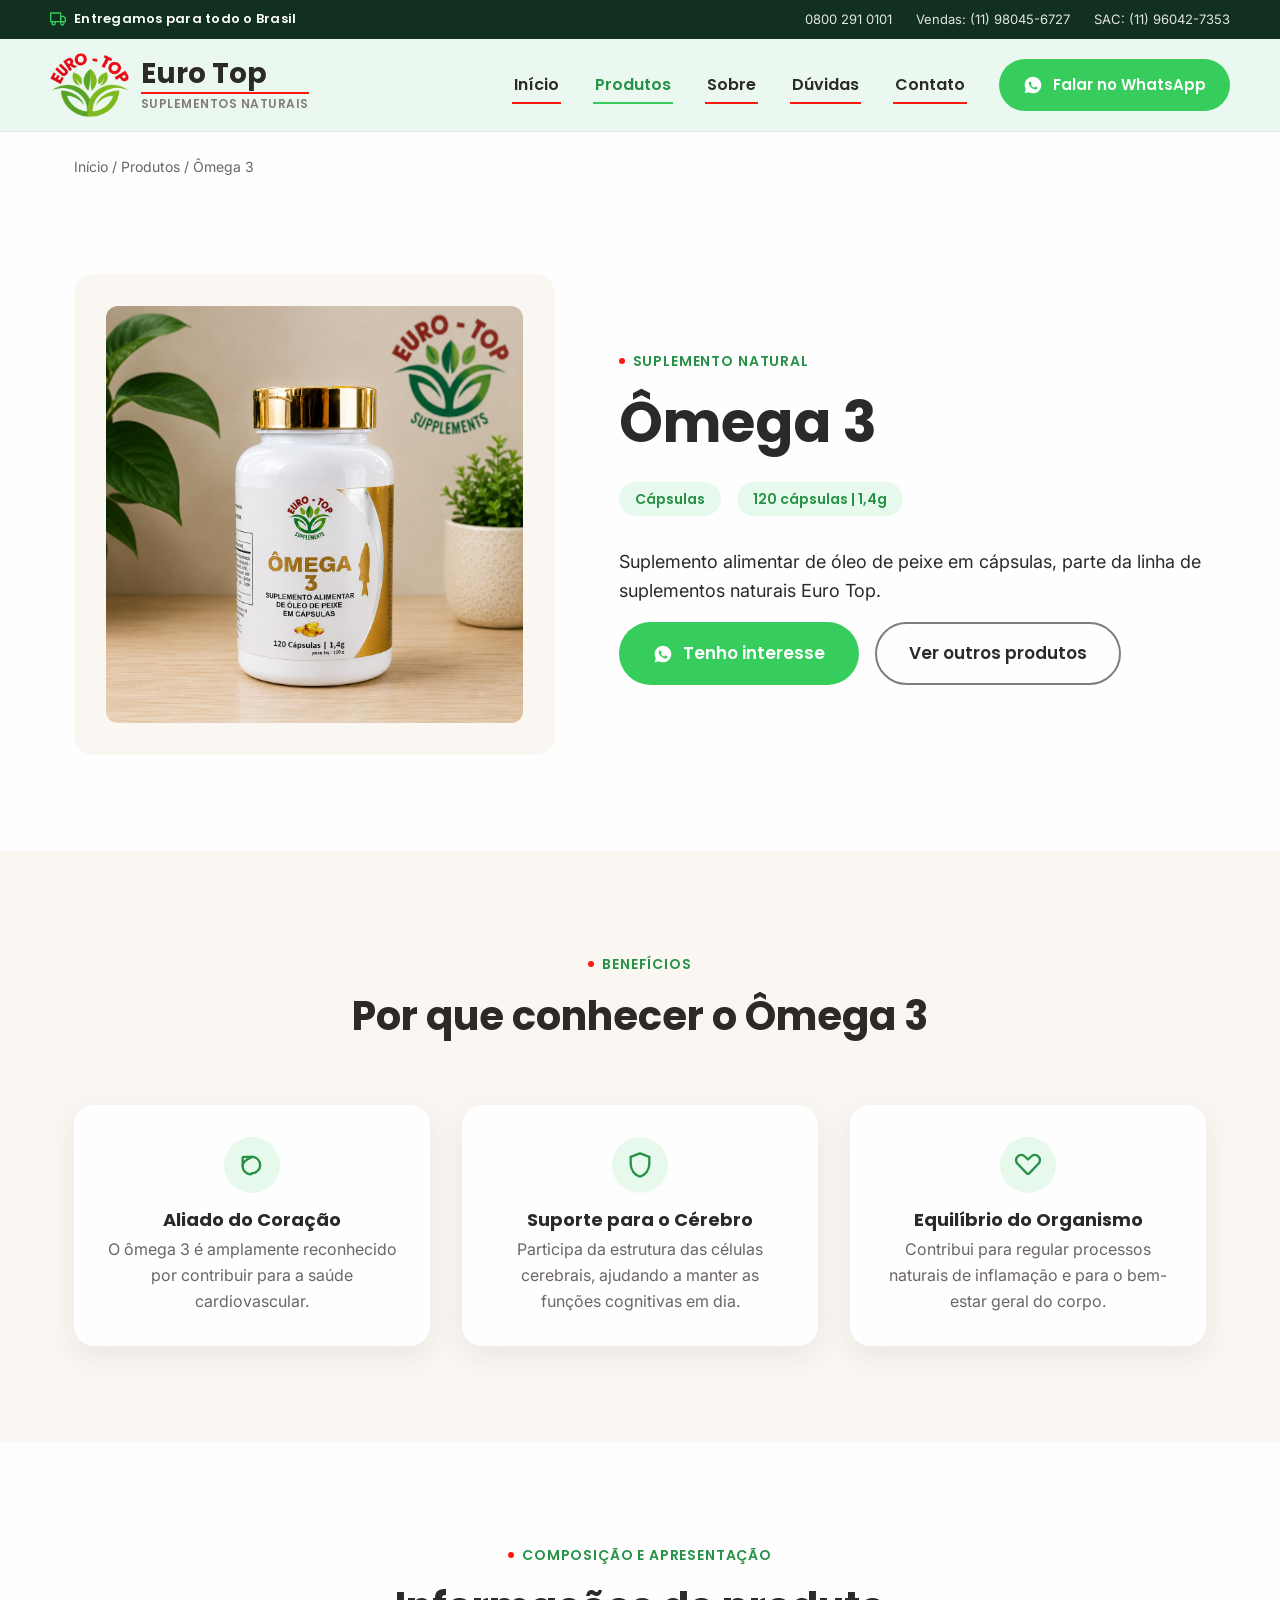
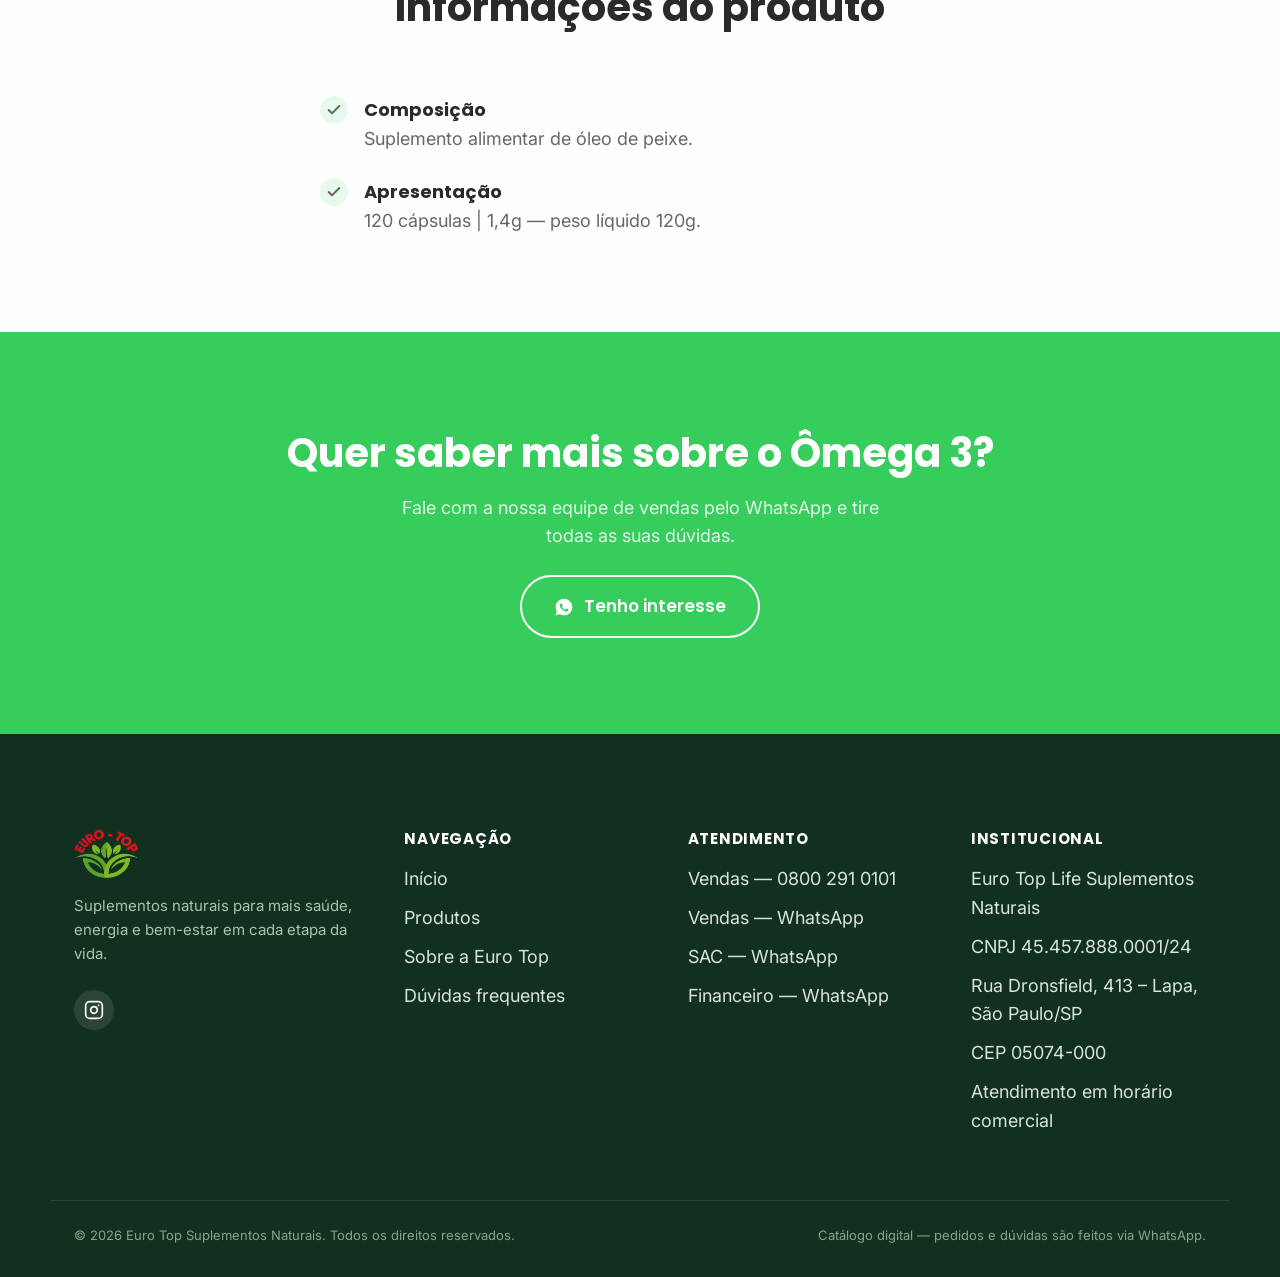
<file: produtos/omega-3.html>
<!DOCTYPE html>
<html lang="pt-BR">
<head>
<meta charset="UTF-8">
<meta name="viewport" content="width=device-width, initial-scale=1.0">
<title>Ômega 3 — Euro Top Suplementos Naturais</title>
<meta name="description" content="Ômega 3 Euro Top: suplemento alimentar de óleo de peixe em cápsulas, 120 cápsulas | 1,4g. Fale com nossa equipe pelo WhatsApp.">
<link rel="icon" type="image/png" href="../assets/img/favicon-32.png">
<link rel="apple-touch-icon" href="../assets/img/favicon-128.png">
<link rel="preconnect" href="https://fonts.googleapis.com">
<link rel="preconnect" href="https://fonts.gstatic.com" crossorigin>
<link href="https://fonts.googleapis.com/css2?family=Inter:wght@400;500;600;700&family=Poppins:wght@500;600;700&display=swap" rel="stylesheet">
<link rel="stylesheet" href="../assets/css/style.css?v=20260927">
</head>
<body>

<div class="top-bar">
  <div class="container top-bar__inner">
    <span class="top-bar__message">
      <svg viewBox="0 0 24 24" fill="none" stroke="currentColor" stroke-width="2" stroke-linecap="round" stroke-linejoin="round"><rect x="1" y="3" width="15" height="13"/><polygon points="16 8 20 8 23 11 23 16 16 16 16 8"/><circle cx="5.5" cy="18.5" r="2.5"/><circle cx="18.5" cy="18.5" r="2.5"/></svg>
      Entregamos para todo o Brasil
    </span>
    <div class="top-bar__contacts">
      <a href="tel:08002910101">0800 291 0101</a>
      <a href="https://wa.me/5511980456727" target="_blank" rel="noopener">Vendas: (11) 98045-6727</a>
      <a href="https://wa.me/5511960427353" target="_blank" rel="noopener">SAC: (11) 96042-7353</a>
    </div>
  </div>
</div>

<header class="site-header">
  <div class="container site-header__bar">
    <a href="../index.html" class="brand">
      <img src="../assets/img/logo-euro-top-500.png" alt="Euro Top Suplementos Naturais" width="64" height="52">
      <span class="brand__text">
        <span class="brand__name">Euro Top</span>
        <span class="brand__tagline">Suplementos Naturais</span>
      </span>
    </a>
    <nav class="main-nav">
      <ul class="main-nav__links">
        <li><a href="../index.html">Início</a></li>
        <li><a href="../produtos.html" aria-current="page">Produtos</a></li>
        <li><a href="../sobre.html">Sobre</a></li>
        <li><a href="../index.html#faq">Dúvidas</a></li>
        <li><a href="../index.html#contato">Contato</a></li>
      </ul>
      <a class="btn btn-primary btn-sm" href="https://wa.me/5511980456727?text=Ol%C3%A1!%20Vim%20pelo%20site%20da%20Euro%20Top%20e%20quero%20saber%20mais%20sobre%20os%20produtos." target="_blank" rel="noopener">
        <svg viewBox="0 0 24 24" fill="currentColor" aria-hidden="true"><path d="M12 2C6.48 2 2 6.48 2 12c0 1.85.5 3.58 1.36 5.07L2 22l5.06-1.33A9.94 9.94 0 0012 22c5.52 0 10-4.48 10-10S17.52 2 12 2zm5.2 14.2c-.22.62-1.28 1.18-1.77 1.24-.45.06-1 .08-1.62-.1-.37-.11-.85-.27-1.46-.53-2.57-1.11-4.25-3.7-4.38-3.87-.13-.17-1.05-1.4-1.05-2.67 0-1.27.67-1.9.9-2.16.23-.26.5-.32.67-.32.17 0 .34 0 .48.01.16.01.36-.06.56.43.22.53.73 1.83.8 1.96.07.13.11.29.02.46-.09.17-.14.27-.27.42-.13.15-.28.33-.4.44-.13.13-.27.27-.12.53.15.26.67 1.1 1.44 1.78.99.88 1.82 1.16 2.08 1.29.26.13.41.11.56-.06.15-.17.65-.75.82-1.01.17-.26.34-.21.56-.13.22.08 1.44.68 1.68.8.24.12.4.18.46.28.06.1.06.6-.16 1.22z"/></svg>
        Falar no WhatsApp
      </a>
    </nav>
    <button class="nav-toggle" aria-label="Abrir menu" aria-expanded="false">
      <span></span>
    </button>
  </div>
</header>

<main>
  <div class="container breadcrumbs">
    <a href="../index.html">Início</a> / <a href="../produtos.html">Produtos</a> / Ômega 3
  </div>

  <section>
    <div class="container">
      <div class="product-hero">
        <div class="product-hero__art">
          <img src="../assets/img/produtos/omega-3.jpg" alt="Ômega 3 Euro Top">
        </div>
        <div>
          <span class="eyebrow">Suplemento natural</span>
          <h1>Ômega 3</h1>
          <div class="product-hero__meta">
            <span class="tag">Cápsulas</span>
            <span class="tag">120 cápsulas | 1,4g</span>
          </div>
          <p>Suplemento alimentar de óleo de peixe em cápsulas, parte da linha de suplementos naturais Euro Top.</p>
          <div class="product-hero__actions">
            <a class="btn btn-primary" href="https://wa.me/5511980456727?text=Ol%C3%A1!%20Tenho%20interesse%20no%20produto%20%C3%94mega%203.%20Pode%20me%20ajudar%3F" target="_blank" rel="noopener">
              <svg viewBox="0 0 24 24" fill="currentColor" aria-hidden="true"><path d="M12 2C6.48 2 2 6.48 2 12c0 1.85.5 3.58 1.36 5.07L2 22l5.06-1.33A9.94 9.94 0 0012 22c5.52 0 10-4.48 10-10S17.52 2 12 2zm5.2 14.2c-.22.62-1.28 1.18-1.77 1.24-.45.06-1 .08-1.62-.1-.37-.11-.85-.27-1.46-.53-2.57-1.11-4.25-3.7-4.38-3.87-.13-.17-1.05-1.4-1.05-2.67 0-1.27.67-1.9.9-2.16.23-.26.5-.32.67-.32.17 0 .34 0 .48.01.16.01.36-.06.56.43.22.53.73 1.83.8 1.96.07.13.11.29.02.46-.09.17-.14.27-.27.42-.13.15-.28.33-.4.44-.13.13-.27.27-.12.53.15.26.67 1.1 1.44 1.78.99.88 1.82 1.16 2.08 1.29.26.13.41.11.56-.06.15-.17.65-.75.82-1.01.17-.26.34-.21.56-.13.22.08 1.44.68 1.68.8.24.12.4.18.46.28.06.1.06.6-.16 1.22z"/></svg>
              Tenho interesse
            </a>
            <a class="btn btn-outline--dark" href="../produtos.html">Ver outros produtos</a>
          </div>
        </div>
      </div>
    </div>
  </section>

  <section class="section section--cream">
    <div class="container">
      <div class="section-head reveal">
        <span class="eyebrow">Benefícios</span>
        <h2>Por que conhecer o Ômega 3</h2>
      </div>
      <div class="benefits-grid" style="grid-template-columns: repeat(3, 1fr);">
        <div class="benefit-card reveal">
          <div class="benefit-card__icon"><svg viewBox="0 0 24 24" fill="none" stroke="currentColor" stroke-width="2" stroke-linecap="round" stroke-linejoin="round"><path d="M11 20A7 7 0 0 1 4 13V6a1 1 0 0 1 1-1h7a7 7 0 0 1 7 7 7 7 0 0 1-7 7z"/><path d="M4 13c0-4 4-6 8-8"/></svg></div>
          <h3>Aliado do Coração</h3>
          <p>O ômega 3 é amplamente reconhecido por contribuir para a saúde cardiovascular.</p>
        </div>
        <div class="benefit-card reveal">
          <div class="benefit-card__icon"><svg viewBox="0 0 24 24" fill="none" stroke="currentColor" stroke-width="2" stroke-linecap="round" stroke-linejoin="round"><path d="M12 2 4 5v6c0 5.25 3.4 9.74 8 11 4.6-1.26 8-5.75 8-11V5l-8-3z"/></svg></div>
          <h3>Suporte para o Cérebro</h3>
          <p>Participa da estrutura das células cerebrais, ajudando a manter as funções cognitivas em dia.</p>
        </div>
        <div class="benefit-card reveal">
          <div class="benefit-card__icon"><svg viewBox="0 0 24 24" fill="none" stroke="currentColor" stroke-width="2" stroke-linecap="round" stroke-linejoin="round"><path d="M20.8 4.6c-1.7-1.6-4.4-1.6-6.1.1L12 7.3 9.3 4.7c-1.7-1.7-4.4-1.7-6.1-.1-1.8 1.7-1.9 4.5-.2 6.3l8 8.3a1.4 1.4 0 0 0 2 0l8-8.3c1.7-1.8 1.6-4.6-.2-6.3z"/></svg></div>
          <h3>Equilíbrio do Organismo</h3>
          <p>Contribui para regular processos naturais de inflamação e para o bem-estar geral do corpo.</p>
        </div>
      </div>
    </div>
  </section>

  <section class="section">
    <div class="container">
      <div class="section-head reveal">
        <span class="eyebrow">Composição e apresentação</span>
        <h2>Informações do produto</h2>
      </div>
      <div style="max-width:640px;margin:0 auto;" class="reveal">
        <ul class="checklist">
          <li>
            <span class="checklist__icon"><svg viewBox="0 0 24 24" fill="none" stroke="currentColor" stroke-width="3" stroke-linecap="round" stroke-linejoin="round"><polyline points="20 6 9 17 4 12"/></svg></span>
            <div><strong>Composição</strong><span>Suplemento alimentar de óleo de peixe.</span></div>
          </li>
          <li>
            <span class="checklist__icon"><svg viewBox="0 0 24 24" fill="none" stroke="currentColor" stroke-width="3" stroke-linecap="round" stroke-linejoin="round"><polyline points="20 6 9 17 4 12"/></svg></span>
            <div><strong>Apresentação</strong><span>120 cápsulas | 1,4g — peso líquido 120g.</span></div>
          </li>
        </ul>
      </div>
    </div>
  </section>

  <section class="section section--primary">
    <div class="container" style="text-align:center;">
      <h2>Quer saber mais sobre o Ômega 3?</h2>
      <p style="color: rgba(254,254,254,0.85); max-width:520px; margin: 0 auto var(--space-3);">Fale com a nossa equipe de vendas pelo WhatsApp e tire todas as suas dúvidas.</p>
      <a class="btn btn-outline" href="https://wa.me/5511980456727?text=Ol%C3%A1!%20Tenho%20interesse%20no%20produto%20%C3%94mega%203.%20Pode%20me%20ajudar%3F" target="_blank" rel="noopener">
        <svg viewBox="0 0 24 24" fill="currentColor" aria-hidden="true"><path d="M12 2C6.48 2 2 6.48 2 12c0 1.85.5 3.58 1.36 5.07L2 22l5.06-1.33A9.94 9.94 0 0012 22c5.52 0 10-4.48 10-10S17.52 2 12 2zm5.2 14.2c-.22.62-1.28 1.18-1.77 1.24-.45.06-1 .08-1.62-.1-.37-.11-.85-.27-1.46-.53-2.57-1.11-4.25-3.7-4.38-3.87-.13-.17-1.05-1.4-1.05-2.67 0-1.27.67-1.9.9-2.16.23-.26.5-.32.67-.32.17 0 .34 0 .48.01.16.01.36-.06.56.43.22.53.73 1.83.8 1.96.07.13.11.29.02.46-.09.17-.14.27-.27.42-.13.15-.28.33-.4.44-.13.13-.27.27-.12.53.15.26.67 1.1 1.44 1.78.99.88 1.82 1.16 2.08 1.29.26.13.41.11.56-.06.15-.17.65-.75.82-1.01.17-.26.34-.21.56-.13.22.08 1.44.68 1.68.8.24.12.4.18.46.28.06.1.06.6-.16 1.22z"/></svg>
        Tenho interesse
      </a>
    </div>
  </section>
</main>

<footer class="site-footer">
  <div class="container footer-grid">
    <div class="footer-brand">
      <img src="../assets/img/logo-euro-top-500.png" alt="Euro Top Suplementos Naturais" width="64" height="52">
      <p>Suplementos naturais para mais saúde, energia e bem-estar em cada etapa da vida.</p>
      <div class="footer-social">
        <a class="footer-social__link" href="https://www.instagram.com/eurotoplife/" target="_blank" rel="noopener" aria-label="Euro Top no Instagram">
          <svg viewBox="0 0 24 24" fill="none" stroke="currentColor" stroke-width="2" stroke-linecap="round" stroke-linejoin="round"><rect x="2" y="2" width="20" height="20" rx="5"/><path d="M16 11.37A4 4 0 1 1 12.63 8 4 4 0 0 1 16 11.37z"/><line x1="17.5" y1="6.5" x2="17.51" y2="6.5"/></svg>
        </a>
      </div>
    </div>
    <div class="footer-col">
      <h4>Navegação</h4>
      <ul>
        <li><a href="../index.html">Início</a></li>
        <li><a href="../produtos.html">Produtos</a></li>
        <li><a href="../sobre.html">Sobre a Euro Top</a></li>
        <li><a href="../index.html#faq">Dúvidas frequentes</a></li>
      </ul>
    </div>
    <div class="footer-col">
      <h4>Atendimento</h4>
      <ul>
        <li><a href="tel:08002910101">Vendas — 0800 291 0101</a></li>
        <li><a href="https://wa.me/5511980456727" target="_blank" rel="noopener">Vendas — WhatsApp</a></li>
        <li><a href="https://wa.me/5511960427353" target="_blank" rel="noopener">SAC — WhatsApp</a></li>
        <li><a href="https://wa.me/5511981735927" target="_blank" rel="noopener">Financeiro — WhatsApp</a></li>
      </ul>
    </div>
    <div class="footer-col">
      <h4>Institucional</h4>
      <ul>
        <li>Euro Top Life Suplementos Naturais</li>
        <li>CNPJ 45.457.888.0001/24</li>
        <li>Rua Dronsfield, 413 – Lapa, São Paulo/SP</li>
        <li>CEP 05074-000</li>
        <li>Atendimento em horário comercial</li>
      </ul>
    </div>
  </div>
  <div class="container footer-bottom">
    <span>© 2026 Euro Top Suplementos Naturais. Todos os direitos reservados.</span>
    <span>Catálogo digital — pedidos e dúvidas são feitos via WhatsApp.</span>
  </div>
</footer>

<a class="whatsapp-float" href="https://wa.me/5511980456727?text=Ol%C3%A1!%20Tenho%20interesse%20no%20produto%20%C3%94mega%203.%20Pode%20me%20ajudar%3F" target="_blank" rel="noopener" aria-label="Falar no WhatsApp">
  <svg viewBox="0 0 24 24" fill="currentColor" aria-hidden="true"><path d="M12 2C6.48 2 2 6.48 2 12c0 1.85.5 3.58 1.36 5.07L2 22l5.06-1.33A9.94 9.94 0 0012 22c5.52 0 10-4.48 10-10S17.52 2 12 2zm5.2 14.2c-.22.62-1.28 1.18-1.77 1.24-.45.06-1 .08-1.62-.1-.37-.11-.85-.27-1.46-.53-2.57-1.11-4.25-3.7-4.38-3.87-.13-.17-1.05-1.4-1.05-2.67 0-1.27.67-1.9.9-2.16.23-.26.5-.32.67-.32.17 0 .34 0 .48.01.16.01.36-.06.56.43.22.53.73 1.83.8 1.96.07.13.11.29.02.46-.09.17-.14.27-.27.42-.13.15-.28.33-.4.44-.13.13-.27.27-.12.53.15.26.67 1.1 1.44 1.78.99.88 1.82 1.16 2.08 1.29.26.13.41.11.56-.06.15-.17.65-.75.82-1.01.17-.26.34-.21.56-.13.22.08 1.44.68 1.68.8.24.12.4.18.46.28.06.1.06.6-.16 1.22z"/></svg>
</a>

<script src="../assets/js/main.js?v=20260927"></script>
</body>
</html>
</file>
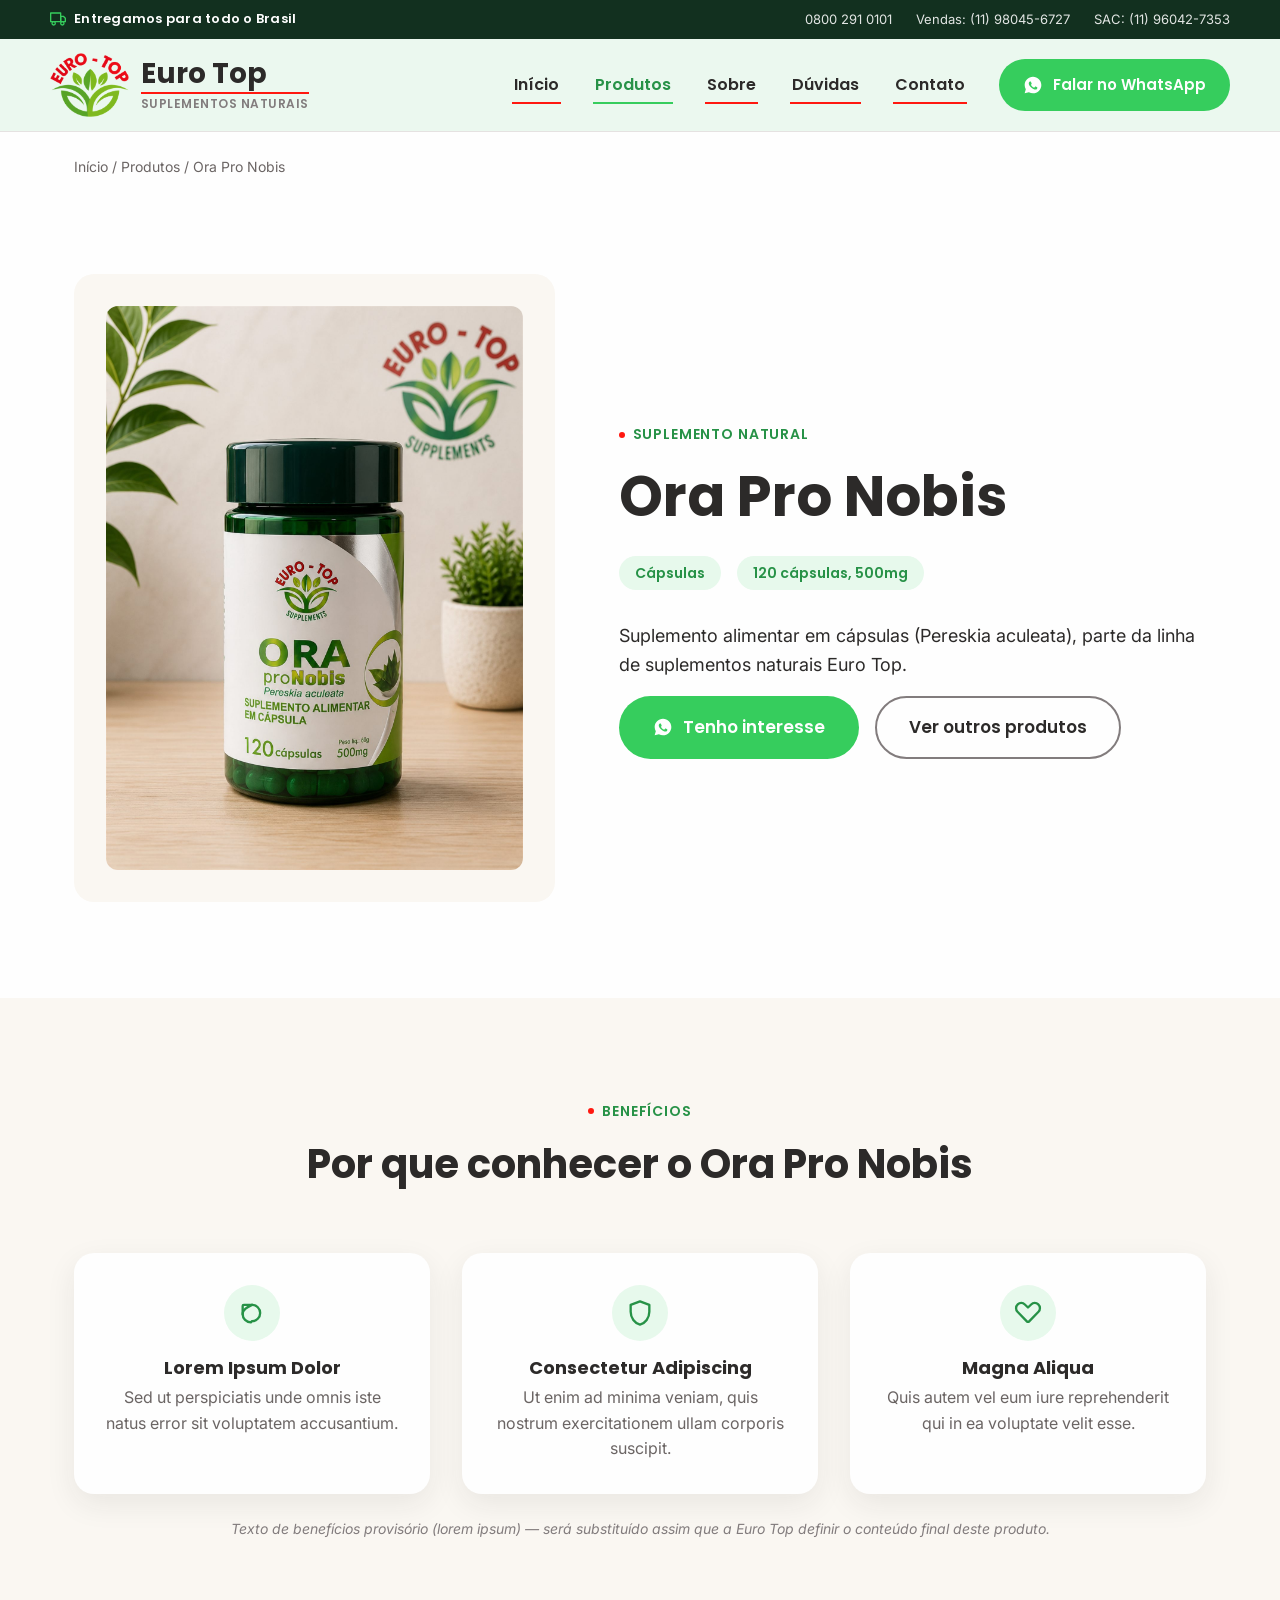
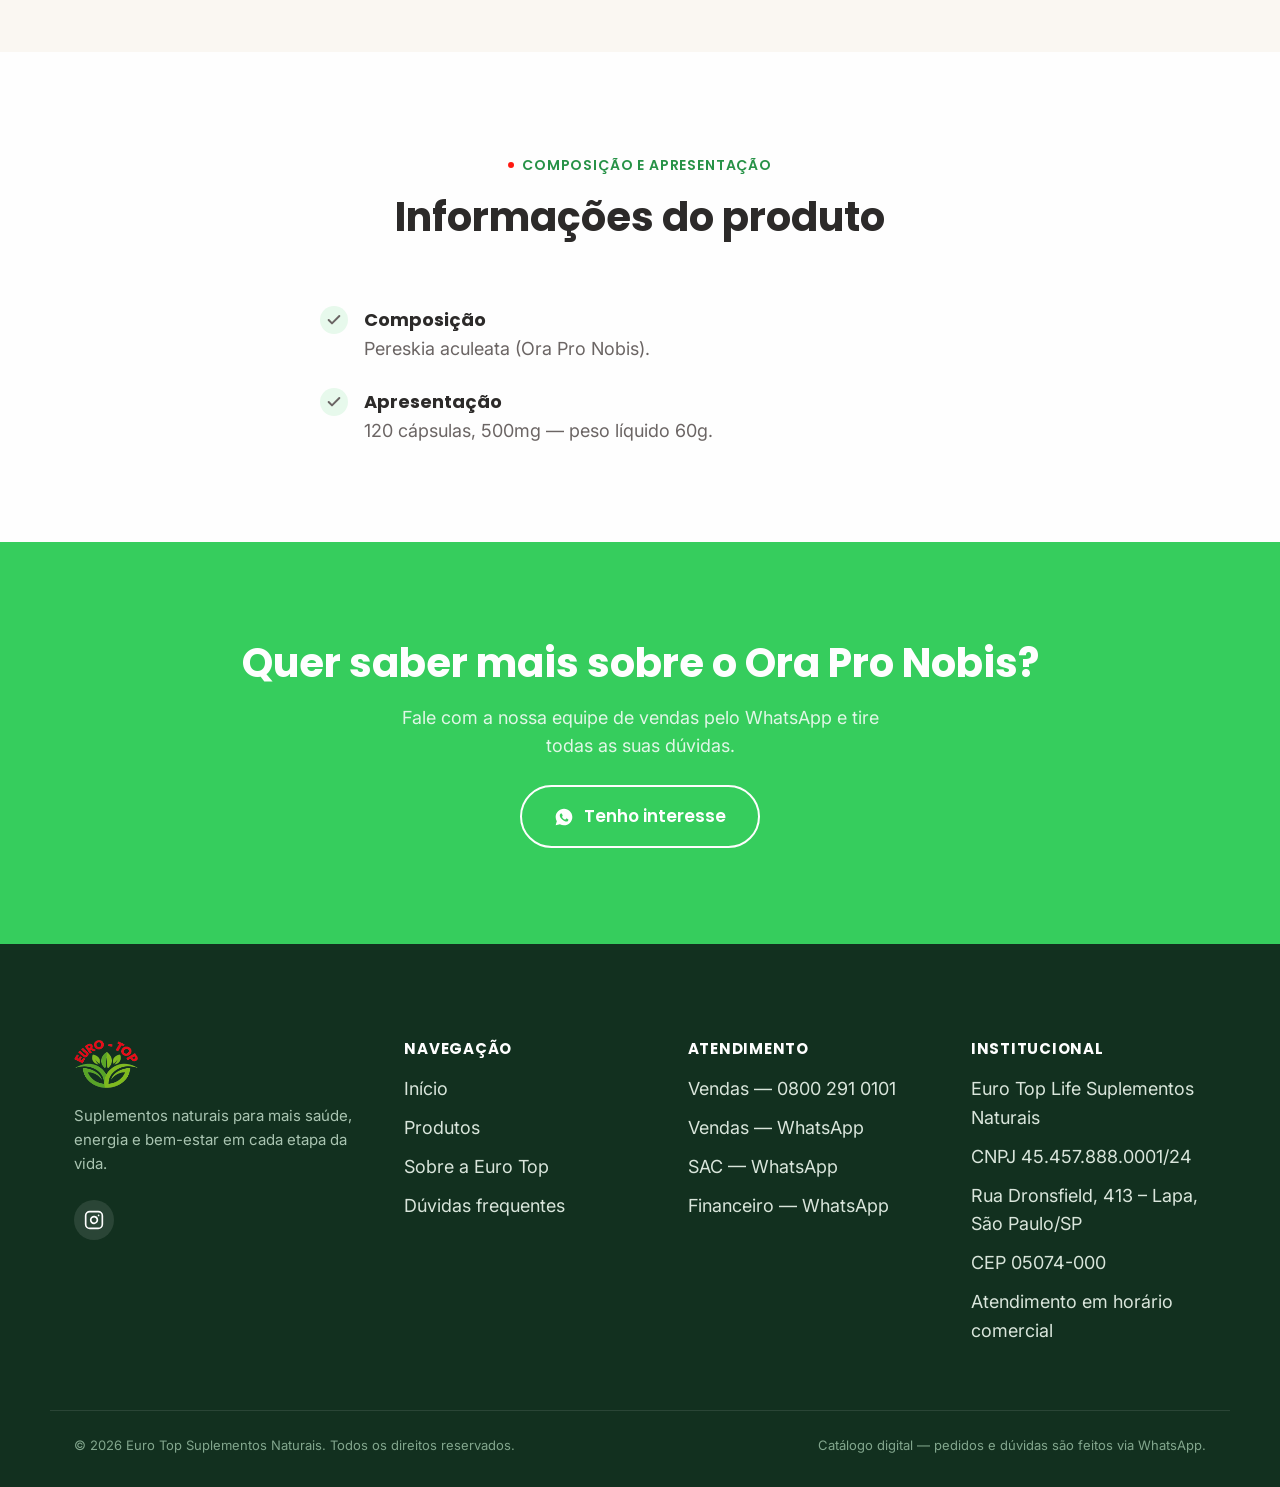
<file: produtos/ora-pro-nobis.html>
<!DOCTYPE html>
<html lang="pt-BR">
<head>
<meta charset="UTF-8">
<meta name="viewport" content="width=device-width, initial-scale=1.0">
<title>Ora Pro Nobis — Euro Top Suplementos Naturais</title>
<meta name="description" content="Ora Pro Nobis Euro Top: suplemento alimentar em cápsulas (Pereskia aculeata), 120 cápsulas de 500mg. Fale com nossa equipe pelo WhatsApp.">
<link rel="icon" type="image/png" href="../assets/img/favicon-32.png">
<link rel="apple-touch-icon" href="../assets/img/favicon-128.png">
<link rel="preconnect" href="https://fonts.googleapis.com">
<link rel="preconnect" href="https://fonts.gstatic.com" crossorigin>
<link href="https://fonts.googleapis.com/css2?family=Inter:wght@400;500;600;700&family=Poppins:wght@500;600;700&display=swap" rel="stylesheet">
<link rel="stylesheet" href="../assets/css/style.css?v=20260927">
</head>
<body>

<div class="top-bar">
  <div class="container top-bar__inner">
    <span class="top-bar__message">
      <svg viewBox="0 0 24 24" fill="none" stroke="currentColor" stroke-width="2" stroke-linecap="round" stroke-linejoin="round"><rect x="1" y="3" width="15" height="13"/><polygon points="16 8 20 8 23 11 23 16 16 16 16 8"/><circle cx="5.5" cy="18.5" r="2.5"/><circle cx="18.5" cy="18.5" r="2.5"/></svg>
      Entregamos para todo o Brasil
    </span>
    <div class="top-bar__contacts">
      <a href="tel:08002910101">0800 291 0101</a>
      <a href="https://wa.me/5511980456727" target="_blank" rel="noopener">Vendas: (11) 98045-6727</a>
      <a href="https://wa.me/5511960427353" target="_blank" rel="noopener">SAC: (11) 96042-7353</a>
    </div>
  </div>
</div>

<header class="site-header">
  <div class="container site-header__bar">
    <a href="../index.html" class="brand">
      <img src="../assets/img/logo-euro-top-500.png" alt="Euro Top Suplementos Naturais" width="64" height="52">
      <span class="brand__text">
        <span class="brand__name">Euro Top</span>
        <span class="brand__tagline">Suplementos Naturais</span>
      </span>
    </a>
    <nav class="main-nav">
      <ul class="main-nav__links">
        <li><a href="../index.html">Início</a></li>
        <li><a href="../produtos.html" aria-current="page">Produtos</a></li>
        <li><a href="../sobre.html">Sobre</a></li>
        <li><a href="../index.html#faq">Dúvidas</a></li>
        <li><a href="../index.html#contato">Contato</a></li>
      </ul>
      <a class="btn btn-primary btn-sm" href="https://wa.me/5511980456727?text=Ol%C3%A1!%20Vim%20pelo%20site%20da%20Euro%20Top%20e%20quero%20saber%20mais%20sobre%20os%20produtos." target="_blank" rel="noopener">
        <svg viewBox="0 0 24 24" fill="currentColor" aria-hidden="true"><path d="M12 2C6.48 2 2 6.48 2 12c0 1.85.5 3.58 1.36 5.07L2 22l5.06-1.33A9.94 9.94 0 0012 22c5.52 0 10-4.48 10-10S17.52 2 12 2zm5.2 14.2c-.22.62-1.28 1.18-1.77 1.24-.45.06-1 .08-1.62-.1-.37-.11-.85-.27-1.46-.53-2.57-1.11-4.25-3.7-4.38-3.87-.13-.17-1.05-1.4-1.05-2.67 0-1.27.67-1.9.9-2.16.23-.26.5-.32.67-.32.17 0 .34 0 .48.01.16.01.36-.06.56.43.22.53.73 1.83.8 1.96.07.13.11.29.02.46-.09.17-.14.27-.27.42-.13.15-.28.33-.4.44-.13.13-.27.27-.12.53.15.26.67 1.1 1.44 1.78.99.88 1.82 1.16 2.08 1.29.26.13.41.11.56-.06.15-.17.65-.75.82-1.01.17-.26.34-.21.56-.13.22.08 1.44.68 1.68.8.24.12.4.18.46.28.06.1.06.6-.16 1.22z"/></svg>
        Falar no WhatsApp
      </a>
    </nav>
    <button class="nav-toggle" aria-label="Abrir menu" aria-expanded="false">
      <span></span>
    </button>
  </div>
</header>

<main>
  <div class="container breadcrumbs">
    <a href="../index.html">Início</a> / <a href="../produtos.html">Produtos</a> / Ora Pro Nobis
  </div>

  <section>
    <div class="container">
      <div class="product-hero">
        <div class="product-hero__art">
          <img src="../assets/img/produtos/ora-pro-nobis.jpg" alt="Ora Pro Nobis Euro Top">
        </div>
        <div>
          <span class="eyebrow">Suplemento natural</span>
          <h1>Ora Pro Nobis</h1>
          <div class="product-hero__meta">
            <span class="tag">Cápsulas</span>
            <span class="tag">120 cápsulas, 500mg</span>
          </div>
          <p>Suplemento alimentar em cápsulas (Pereskia aculeata), parte da linha de suplementos naturais Euro Top.</p>
          <div class="product-hero__actions">
            <a class="btn btn-primary" href="https://wa.me/5511980456727?text=Ol%C3%A1!%20Tenho%20interesse%20no%20produto%20Ora%20Pro%20Nobis.%20Pode%20me%20ajudar%3F" target="_blank" rel="noopener">
              <svg viewBox="0 0 24 24" fill="currentColor" aria-hidden="true"><path d="M12 2C6.48 2 2 6.48 2 12c0 1.85.5 3.58 1.36 5.07L2 22l5.06-1.33A9.94 9.94 0 0012 22c5.52 0 10-4.48 10-10S17.52 2 12 2zm5.2 14.2c-.22.62-1.28 1.18-1.77 1.24-.45.06-1 .08-1.62-.1-.37-.11-.85-.27-1.46-.53-2.57-1.11-4.25-3.7-4.38-3.87-.13-.17-1.05-1.4-1.05-2.67 0-1.27.67-1.9.9-2.16.23-.26.5-.32.67-.32.17 0 .34 0 .48.01.16.01.36-.06.56.43.22.53.73 1.83.8 1.96.07.13.11.29.02.46-.09.17-.14.27-.27.42-.13.15-.28.33-.4.44-.13.13-.27.27-.12.53.15.26.67 1.1 1.44 1.78.99.88 1.82 1.16 2.08 1.29.26.13.41.11.56-.06.15-.17.65-.75.82-1.01.17-.26.34-.21.56-.13.22.08 1.44.68 1.68.8.24.12.4.18.46.28.06.1.06.6-.16 1.22z"/></svg>
              Tenho interesse
            </a>
            <a class="btn btn-outline--dark" href="../produtos.html">Ver outros produtos</a>
          </div>
        </div>
      </div>
    </div>
  </section>

  <section class="section section--cream">
    <div class="container">
      <div class="section-head reveal">
        <span class="eyebrow">Benefícios</span>
        <h2>Por que conhecer o Ora Pro Nobis</h2>
      </div>
      <div class="benefits-grid" style="grid-template-columns: repeat(3, 1fr);">
        <div class="benefit-card reveal">
          <div class="benefit-card__icon"><svg viewBox="0 0 24 24" fill="none" stroke="currentColor" stroke-width="2" stroke-linecap="round" stroke-linejoin="round"><path d="M11 20A7 7 0 0 1 4 13V6a1 1 0 0 1 1-1h7a7 7 0 0 1 7 7 7 7 0 0 1-7 7z"/><path d="M4 13c0-4 4-6 8-8"/></svg></div>
          <h3>Lorem Ipsum Dolor</h3>
          <p>Sed ut perspiciatis unde omnis iste natus error sit voluptatem accusantium.</p>
        </div>
        <div class="benefit-card reveal">
          <div class="benefit-card__icon"><svg viewBox="0 0 24 24" fill="none" stroke="currentColor" stroke-width="2" stroke-linecap="round" stroke-linejoin="round"><path d="M12 2 4 5v6c0 5.25 3.4 9.74 8 11 4.6-1.26 8-5.75 8-11V5l-8-3z"/></svg></div>
          <h3>Consectetur Adipiscing</h3>
          <p>Ut enim ad minima veniam, quis nostrum exercitationem ullam corporis suscipit.</p>
        </div>
        <div class="benefit-card reveal">
          <div class="benefit-card__icon"><svg viewBox="0 0 24 24" fill="none" stroke="currentColor" stroke-width="2" stroke-linecap="round" stroke-linejoin="round"><path d="M20.8 4.6c-1.7-1.6-4.4-1.6-6.1.1L12 7.3 9.3 4.7c-1.7-1.7-4.4-1.7-6.1-.1-1.8 1.7-1.9 4.5-.2 6.3l8 8.3a1.4 1.4 0 0 0 2 0l8-8.3c1.7-1.8 1.6-4.6-.2-6.3z"/></svg></div>
          <h3>Magna Aliqua</h3>
          <p>Quis autem vel eum iure reprehenderit qui in ea voluptate velit esse.</p>
        </div>
      </div>
      <p class="placeholder-note reveal" style="text-align:center; display:block; margin-top: var(--space-3);">Texto de benefícios provisório (lorem ipsum) — será substituído assim que a Euro Top definir o conteúdo final deste produto.</p>
    </div>
  </section>

  <section class="section">
    <div class="container">
      <div class="section-head reveal">
        <span class="eyebrow">Composição e apresentação</span>
        <h2>Informações do produto</h2>
      </div>
      <div style="max-width:640px;margin:0 auto;" class="reveal">
        <ul class="checklist">
          <li>
            <span class="checklist__icon"><svg viewBox="0 0 24 24" fill="none" stroke="currentColor" stroke-width="3" stroke-linecap="round" stroke-linejoin="round"><polyline points="20 6 9 17 4 12"/></svg></span>
            <div><strong>Composição</strong><span>Pereskia aculeata (Ora Pro Nobis).</span></div>
          </li>
          <li>
            <span class="checklist__icon"><svg viewBox="0 0 24 24" fill="none" stroke="currentColor" stroke-width="3" stroke-linecap="round" stroke-linejoin="round"><polyline points="20 6 9 17 4 12"/></svg></span>
            <div><strong>Apresentação</strong><span>120 cápsulas, 500mg — peso líquido 60g.</span></div>
          </li>
        </ul>
      </div>
    </div>
  </section>

  <section class="section section--primary">
    <div class="container" style="text-align:center;">
      <h2>Quer saber mais sobre o Ora Pro Nobis?</h2>
      <p style="color: rgba(254,254,254,0.85); max-width:520px; margin: 0 auto var(--space-3);">Fale com a nossa equipe de vendas pelo WhatsApp e tire todas as suas dúvidas.</p>
      <a class="btn btn-outline" href="https://wa.me/5511980456727?text=Ol%C3%A1!%20Tenho%20interesse%20no%20produto%20Ora%20Pro%20Nobis.%20Pode%20me%20ajudar%3F" target="_blank" rel="noopener">
        <svg viewBox="0 0 24 24" fill="currentColor" aria-hidden="true"><path d="M12 2C6.48 2 2 6.48 2 12c0 1.85.5 3.58 1.36 5.07L2 22l5.06-1.33A9.94 9.94 0 0012 22c5.52 0 10-4.48 10-10S17.52 2 12 2zm5.2 14.2c-.22.62-1.28 1.18-1.77 1.24-.45.06-1 .08-1.62-.1-.37-.11-.85-.27-1.46-.53-2.57-1.11-4.25-3.7-4.38-3.87-.13-.17-1.05-1.4-1.05-2.67 0-1.27.67-1.9.9-2.16.23-.26.5-.32.67-.32.17 0 .34 0 .48.01.16.01.36-.06.56.43.22.53.73 1.83.8 1.96.07.13.11.29.02.46-.09.17-.14.27-.27.42-.13.15-.28.33-.4.44-.13.13-.27.27-.12.53.15.26.67 1.1 1.44 1.78.99.88 1.82 1.16 2.08 1.29.26.13.41.11.56-.06.15-.17.65-.75.82-1.01.17-.26.34-.21.56-.13.22.08 1.44.68 1.68.8.24.12.4.18.46.28.06.1.06.6-.16 1.22z"/></svg>
        Tenho interesse
      </a>
    </div>
  </section>
</main>

<footer class="site-footer">
  <div class="container footer-grid">
    <div class="footer-brand">
      <img src="../assets/img/logo-euro-top-500.png" alt="Euro Top Suplementos Naturais" width="64" height="52">
      <p>Suplementos naturais para mais saúde, energia e bem-estar em cada etapa da vida.</p>
      <div class="footer-social">
        <a class="footer-social__link" href="https://www.instagram.com/eurotoplife/" target="_blank" rel="noopener" aria-label="Euro Top no Instagram">
          <svg viewBox="0 0 24 24" fill="none" stroke="currentColor" stroke-width="2" stroke-linecap="round" stroke-linejoin="round"><rect x="2" y="2" width="20" height="20" rx="5"/><path d="M16 11.37A4 4 0 1 1 12.63 8 4 4 0 0 1 16 11.37z"/><line x1="17.5" y1="6.5" x2="17.51" y2="6.5"/></svg>
        </a>
      </div>
    </div>
    <div class="footer-col">
      <h4>Navegação</h4>
      <ul>
        <li><a href="../index.html">Início</a></li>
        <li><a href="../produtos.html">Produtos</a></li>
        <li><a href="../sobre.html">Sobre a Euro Top</a></li>
        <li><a href="../index.html#faq">Dúvidas frequentes</a></li>
      </ul>
    </div>
    <div class="footer-col">
      <h4>Atendimento</h4>
      <ul>
        <li><a href="tel:08002910101">Vendas — 0800 291 0101</a></li>
        <li><a href="https://wa.me/5511980456727" target="_blank" rel="noopener">Vendas — WhatsApp</a></li>
        <li><a href="https://wa.me/5511960427353" target="_blank" rel="noopener">SAC — WhatsApp</a></li>
        <li><a href="https://wa.me/5511981735927" target="_blank" rel="noopener">Financeiro — WhatsApp</a></li>
      </ul>
    </div>
    <div class="footer-col">
      <h4>Institucional</h4>
      <ul>
        <li>Euro Top Life Suplementos Naturais</li>
        <li>CNPJ 45.457.888.0001/24</li>
        <li>Rua Dronsfield, 413 – Lapa, São Paulo/SP</li>
        <li>CEP 05074-000</li>
        <li>Atendimento em horário comercial</li>
      </ul>
    </div>
  </div>
  <div class="container footer-bottom">
    <span>© 2026 Euro Top Suplementos Naturais. Todos os direitos reservados.</span>
    <span>Catálogo digital — pedidos e dúvidas são feitos via WhatsApp.</span>
  </div>
</footer>

<a class="whatsapp-float" href="https://wa.me/5511980456727?text=Ol%C3%A1!%20Tenho%20interesse%20no%20produto%20Ora%20Pro%20Nobis.%20Pode%20me%20ajudar%3F" target="_blank" rel="noopener" aria-label="Falar no WhatsApp">
  <svg viewBox="0 0 24 24" fill="currentColor" aria-hidden="true"><path d="M12 2C6.48 2 2 6.48 2 12c0 1.85.5 3.58 1.36 5.07L2 22l5.06-1.33A9.94 9.94 0 0012 22c5.52 0 10-4.48 10-10S17.52 2 12 2zm5.2 14.2c-.22.62-1.28 1.18-1.77 1.24-.45.06-1 .08-1.62-.1-.37-.11-.85-.27-1.46-.53-2.57-1.11-4.25-3.7-4.38-3.87-.13-.17-1.05-1.4-1.05-2.67 0-1.27.67-1.9.9-2.16.23-.26.5-.32.67-.32.17 0 .34 0 .48.01.16.01.36-.06.56.43.22.53.73 1.83.8 1.96.07.13.11.29.02.46-.09.17-.14.27-.27.42-.13.15-.28.33-.4.44-.13.13-.27.27-.12.53.15.26.67 1.1 1.44 1.78.99.88 1.82 1.16 2.08 1.29.26.13.41.11.56-.06.15-.17.65-.75.82-1.01.17-.26.34-.21.56-.13.22.08 1.44.68 1.68.8.24.12.4.18.46.28.06.1.06.6-.16 1.22z"/></svg>
</a>

<script src="../assets/js/main.js?v=20260927"></script>
</body>
</html>
</file>
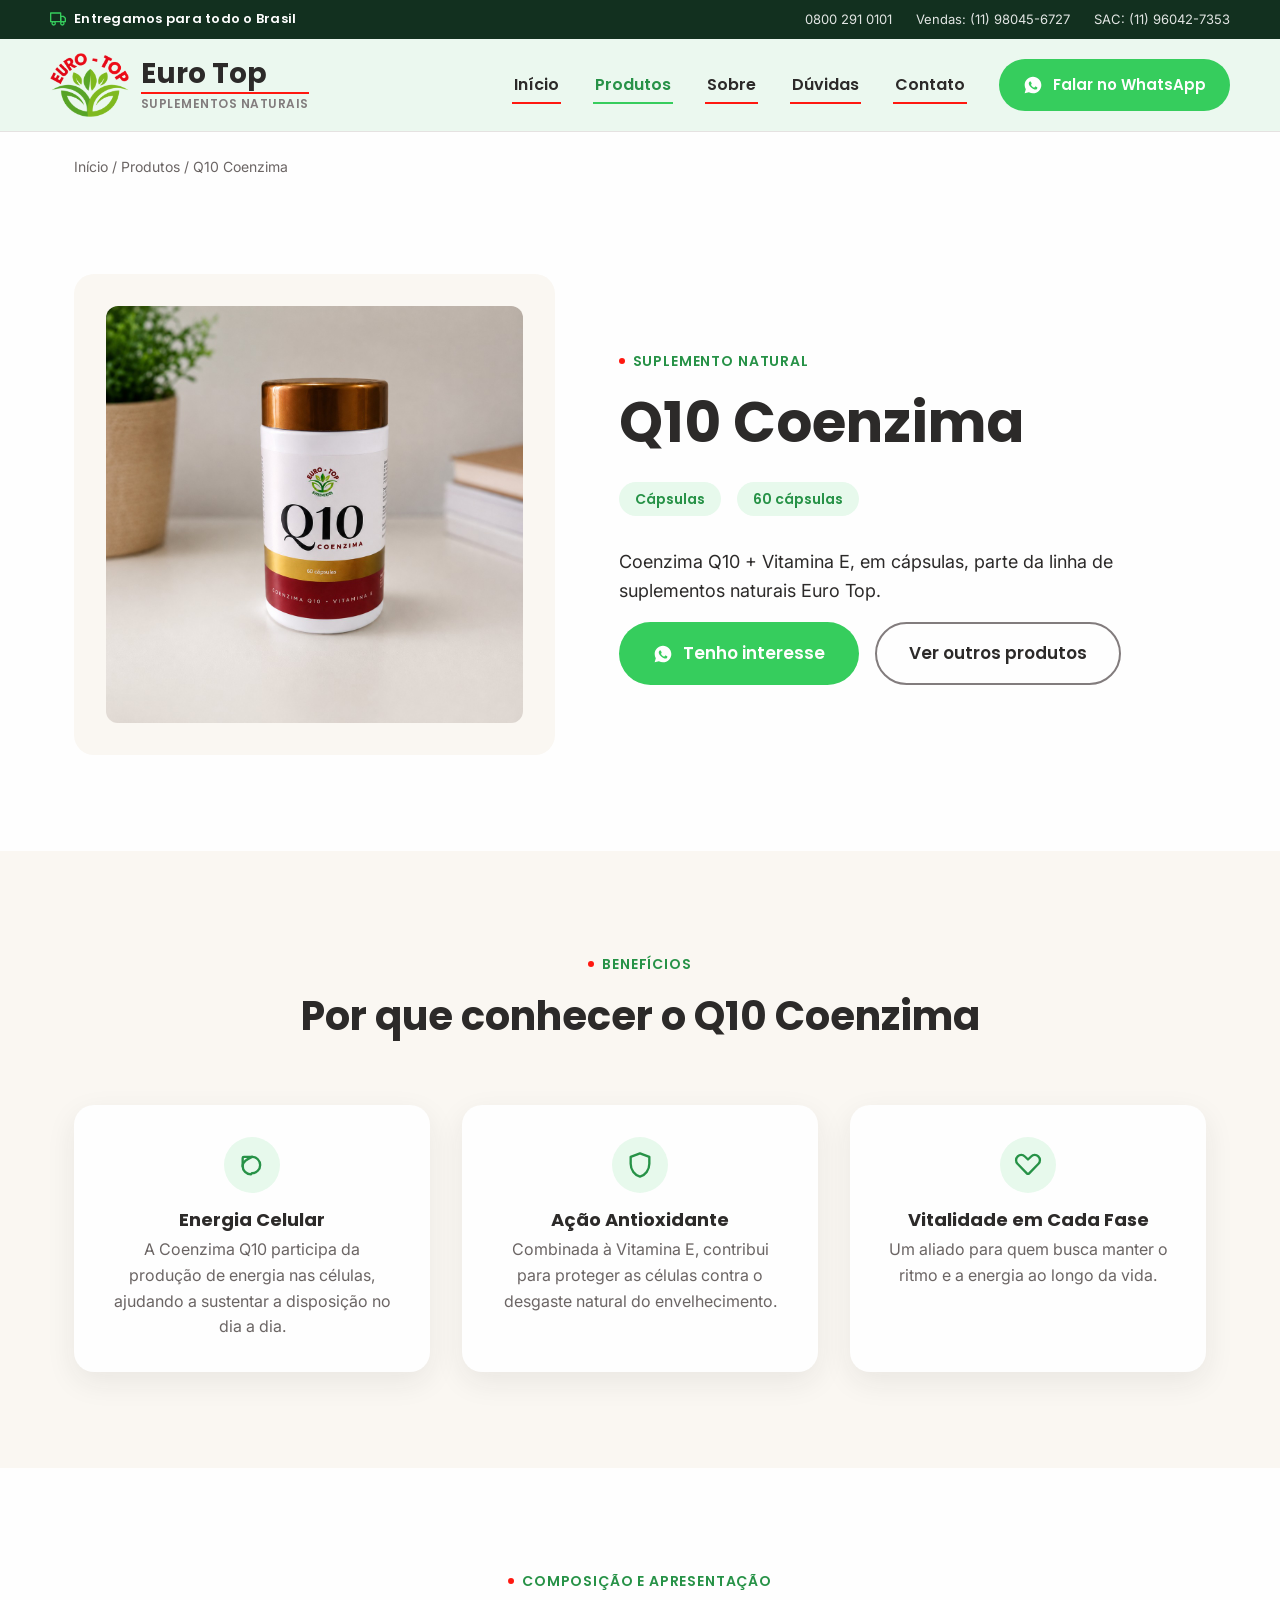
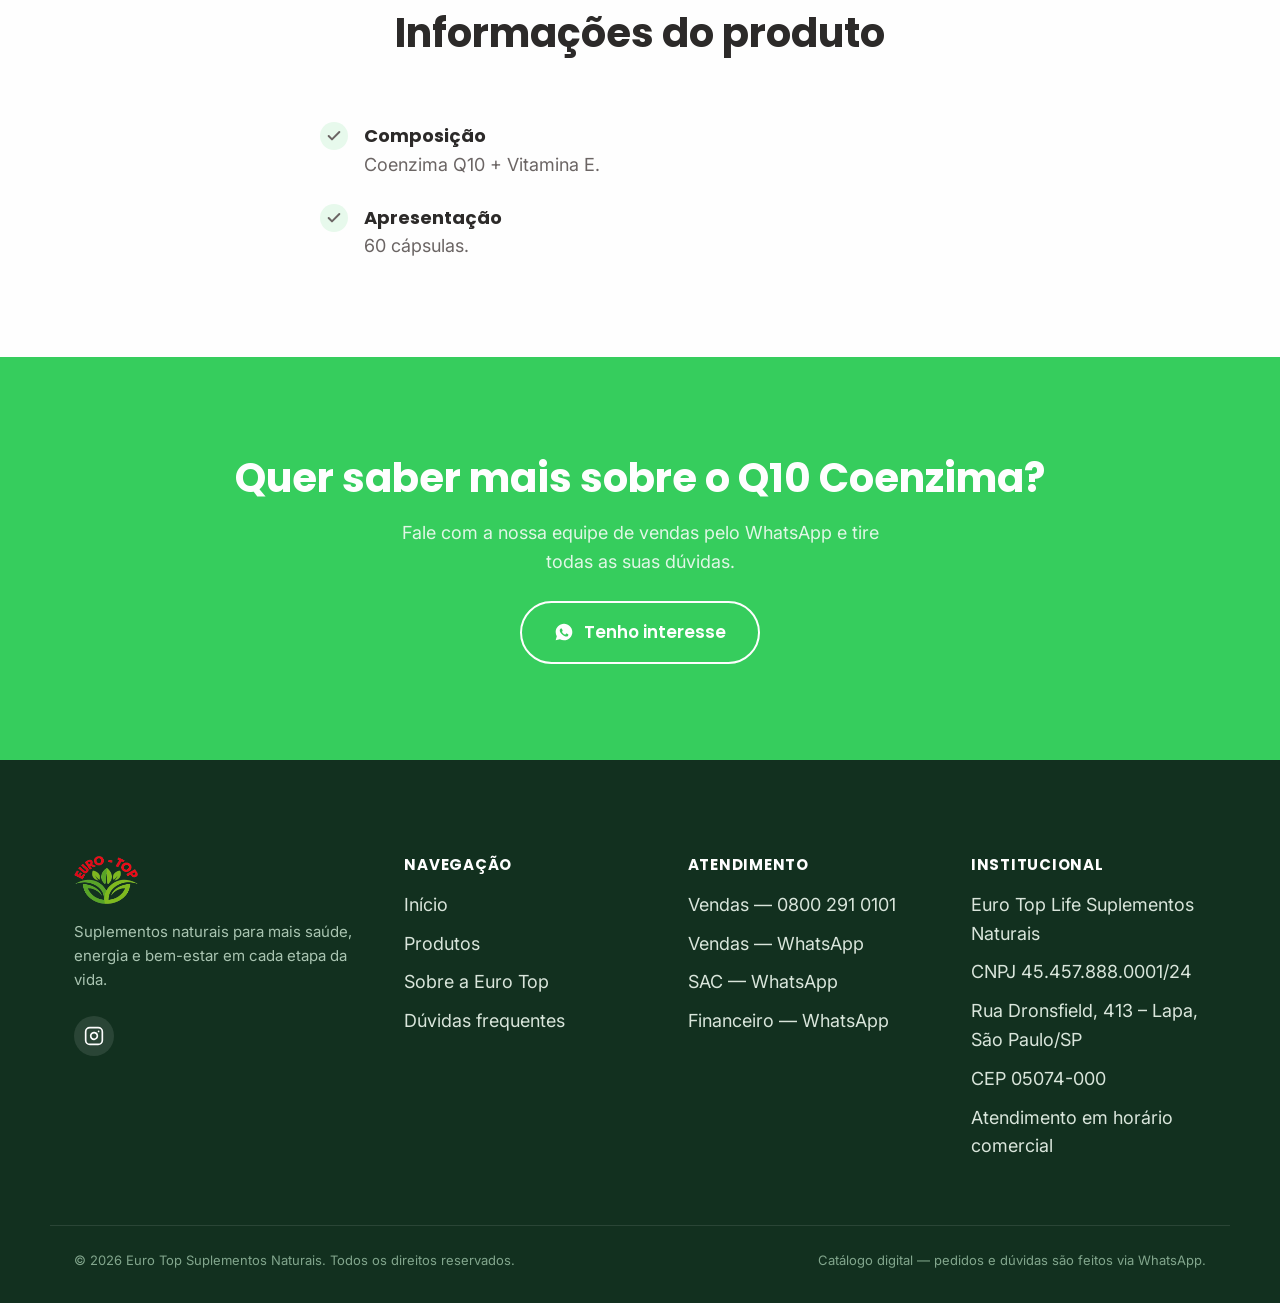
<file: produtos/q10-coenzima.html>
<!DOCTYPE html>
<html lang="pt-BR">
<head>
<meta charset="UTF-8">
<meta name="viewport" content="width=device-width, initial-scale=1.0">
<title>Q10 Coenzima — Euro Top Suplementos Naturais</title>
<meta name="description" content="Q10 Coenzima Euro Top: Coenzima Q10 + Vitamina E, 60 cápsulas. Fale com nossa equipe pelo WhatsApp.">
<link rel="icon" type="image/png" href="../assets/img/favicon-32.png">
<link rel="apple-touch-icon" href="../assets/img/favicon-128.png">
<link rel="preconnect" href="https://fonts.googleapis.com">
<link rel="preconnect" href="https://fonts.gstatic.com" crossorigin>
<link href="https://fonts.googleapis.com/css2?family=Inter:wght@400;500;600;700&family=Poppins:wght@500;600;700&display=swap" rel="stylesheet">
<link rel="stylesheet" href="../assets/css/style.css?v=20260927">
</head>
<body>

<div class="top-bar">
  <div class="container top-bar__inner">
    <span class="top-bar__message">
      <svg viewBox="0 0 24 24" fill="none" stroke="currentColor" stroke-width="2" stroke-linecap="round" stroke-linejoin="round"><rect x="1" y="3" width="15" height="13"/><polygon points="16 8 20 8 23 11 23 16 16 16 16 8"/><circle cx="5.5" cy="18.5" r="2.5"/><circle cx="18.5" cy="18.5" r="2.5"/></svg>
      Entregamos para todo o Brasil
    </span>
    <div class="top-bar__contacts">
      <a href="tel:08002910101">0800 291 0101</a>
      <a href="https://wa.me/5511980456727" target="_blank" rel="noopener">Vendas: (11) 98045-6727</a>
      <a href="https://wa.me/5511960427353" target="_blank" rel="noopener">SAC: (11) 96042-7353</a>
    </div>
  </div>
</div>

<header class="site-header">
  <div class="container site-header__bar">
    <a href="../index.html" class="brand">
      <img src="../assets/img/logo-euro-top-500.png" alt="Euro Top Suplementos Naturais" width="64" height="52">
      <span class="brand__text">
        <span class="brand__name">Euro Top</span>
        <span class="brand__tagline">Suplementos Naturais</span>
      </span>
    </a>
    <nav class="main-nav">
      <ul class="main-nav__links">
        <li><a href="../index.html">Início</a></li>
        <li><a href="../produtos.html" aria-current="page">Produtos</a></li>
        <li><a href="../sobre.html">Sobre</a></li>
        <li><a href="../index.html#faq">Dúvidas</a></li>
        <li><a href="../index.html#contato">Contato</a></li>
      </ul>
      <a class="btn btn-primary btn-sm" href="https://wa.me/5511980456727?text=Ol%C3%A1!%20Vim%20pelo%20site%20da%20Euro%20Top%20e%20quero%20saber%20mais%20sobre%20os%20produtos." target="_blank" rel="noopener">
        <svg viewBox="0 0 24 24" fill="currentColor" aria-hidden="true"><path d="M12 2C6.48 2 2 6.48 2 12c0 1.85.5 3.58 1.36 5.07L2 22l5.06-1.33A9.94 9.94 0 0012 22c5.52 0 10-4.48 10-10S17.52 2 12 2zm5.2 14.2c-.22.62-1.28 1.18-1.77 1.24-.45.06-1 .08-1.62-.1-.37-.11-.85-.27-1.46-.53-2.57-1.11-4.25-3.7-4.38-3.87-.13-.17-1.05-1.4-1.05-2.67 0-1.27.67-1.9.9-2.16.23-.26.5-.32.67-.32.17 0 .34 0 .48.01.16.01.36-.06.56.43.22.53.73 1.83.8 1.96.07.13.11.29.02.46-.09.17-.14.27-.27.42-.13.15-.28.33-.4.44-.13.13-.27.27-.12.53.15.26.67 1.1 1.44 1.78.99.88 1.82 1.16 2.08 1.29.26.13.41.11.56-.06.15-.17.65-.75.82-1.01.17-.26.34-.21.56-.13.22.08 1.44.68 1.68.8.24.12.4.18.46.28.06.1.06.6-.16 1.22z"/></svg>
        Falar no WhatsApp
      </a>
    </nav>
    <button class="nav-toggle" aria-label="Abrir menu" aria-expanded="false">
      <span></span>
    </button>
  </div>
</header>

<main>
  <div class="container breadcrumbs">
    <a href="../index.html">Início</a> / <a href="../produtos.html">Produtos</a> / Q10 Coenzima
  </div>

  <section>
    <div class="container">
      <div class="product-hero">
        <div class="product-hero__art">
          <img src="../assets/img/produtos/q10-coenzima.jpg" alt="Q10 Coenzima Euro Top">
        </div>
        <div>
          <span class="eyebrow">Suplemento natural</span>
          <h1>Q10 Coenzima</h1>
          <div class="product-hero__meta">
            <span class="tag">Cápsulas</span>
            <span class="tag">60 cápsulas</span>
          </div>
          <p>Coenzima Q10 + Vitamina E, em cápsulas, parte da linha de suplementos naturais Euro Top.</p>
          <div class="product-hero__actions">
            <a class="btn btn-primary" href="https://wa.me/5511980456727?text=Ol%C3%A1!%20Tenho%20interesse%20no%20produto%20Q10%20Coenzima.%20Pode%20me%20ajudar%3F" target="_blank" rel="noopener">
              <svg viewBox="0 0 24 24" fill="currentColor" aria-hidden="true"><path d="M12 2C6.48 2 2 6.48 2 12c0 1.85.5 3.58 1.36 5.07L2 22l5.06-1.33A9.94 9.94 0 0012 22c5.52 0 10-4.48 10-10S17.52 2 12 2zm5.2 14.2c-.22.62-1.28 1.18-1.77 1.24-.45.06-1 .08-1.62-.1-.37-.11-.85-.27-1.46-.53-2.57-1.11-4.25-3.7-4.38-3.87-.13-.17-1.05-1.4-1.05-2.67 0-1.27.67-1.9.9-2.16.23-.26.5-.32.67-.32.17 0 .34 0 .48.01.16.01.36-.06.56.43.22.53.73 1.83.8 1.96.07.13.11.29.02.46-.09.17-.14.27-.27.42-.13.15-.28.33-.4.44-.13.13-.27.27-.12.53.15.26.67 1.1 1.44 1.78.99.88 1.82 1.16 2.08 1.29.26.13.41.11.56-.06.15-.17.65-.75.82-1.01.17-.26.34-.21.56-.13.22.08 1.44.68 1.68.8.24.12.4.18.46.28.06.1.06.6-.16 1.22z"/></svg>
              Tenho interesse
            </a>
            <a class="btn btn-outline--dark" href="../produtos.html">Ver outros produtos</a>
          </div>
        </div>
      </div>
    </div>
  </section>

  <section class="section section--cream">
    <div class="container">
      <div class="section-head reveal">
        <span class="eyebrow">Benefícios</span>
        <h2>Por que conhecer o Q10 Coenzima</h2>
      </div>
      <div class="benefits-grid" style="grid-template-columns: repeat(3, 1fr);">
        <div class="benefit-card reveal">
          <div class="benefit-card__icon"><svg viewBox="0 0 24 24" fill="none" stroke="currentColor" stroke-width="2" stroke-linecap="round" stroke-linejoin="round"><path d="M11 20A7 7 0 0 1 4 13V6a1 1 0 0 1 1-1h7a7 7 0 0 1 7 7 7 7 0 0 1-7 7z"/><path d="M4 13c0-4 4-6 8-8"/></svg></div>
          <h3>Energia Celular</h3>
          <p>A Coenzima Q10 participa da produção de energia nas células, ajudando a sustentar a disposição no dia a dia.</p>
        </div>
        <div class="benefit-card reveal">
          <div class="benefit-card__icon"><svg viewBox="0 0 24 24" fill="none" stroke="currentColor" stroke-width="2" stroke-linecap="round" stroke-linejoin="round"><path d="M12 2 4 5v6c0 5.25 3.4 9.74 8 11 4.6-1.26 8-5.75 8-11V5l-8-3z"/></svg></div>
          <h3>Ação Antioxidante</h3>
          <p>Combinada à Vitamina E, contribui para proteger as células contra o desgaste natural do envelhecimento.</p>
        </div>
        <div class="benefit-card reveal">
          <div class="benefit-card__icon"><svg viewBox="0 0 24 24" fill="none" stroke="currentColor" stroke-width="2" stroke-linecap="round" stroke-linejoin="round"><path d="M20.8 4.6c-1.7-1.6-4.4-1.6-6.1.1L12 7.3 9.3 4.7c-1.7-1.7-4.4-1.7-6.1-.1-1.8 1.7-1.9 4.5-.2 6.3l8 8.3a1.4 1.4 0 0 0 2 0l8-8.3c1.7-1.8 1.6-4.6-.2-6.3z"/></svg></div>
          <h3>Vitalidade em Cada Fase</h3>
          <p>Um aliado para quem busca manter o ritmo e a energia ao longo da vida.</p>
        </div>
      </div>
    </div>
  </section>

  <section class="section">
    <div class="container">
      <div class="section-head reveal">
        <span class="eyebrow">Composição e apresentação</span>
        <h2>Informações do produto</h2>
      </div>
      <div style="max-width:640px;margin:0 auto;" class="reveal">
        <ul class="checklist">
          <li>
            <span class="checklist__icon"><svg viewBox="0 0 24 24" fill="none" stroke="currentColor" stroke-width="3" stroke-linecap="round" stroke-linejoin="round"><polyline points="20 6 9 17 4 12"/></svg></span>
            <div><strong>Composição</strong><span>Coenzima Q10 + Vitamina E.</span></div>
          </li>
          <li>
            <span class="checklist__icon"><svg viewBox="0 0 24 24" fill="none" stroke="currentColor" stroke-width="3" stroke-linecap="round" stroke-linejoin="round"><polyline points="20 6 9 17 4 12"/></svg></span>
            <div><strong>Apresentação</strong><span>60 cápsulas.</span></div>
          </li>
        </ul>
      </div>
    </div>
  </section>

  <section class="section section--primary">
    <div class="container" style="text-align:center;">
      <h2>Quer saber mais sobre o Q10 Coenzima?</h2>
      <p style="color: rgba(254,254,254,0.85); max-width:520px; margin: 0 auto var(--space-3);">Fale com a nossa equipe de vendas pelo WhatsApp e tire todas as suas dúvidas.</p>
      <a class="btn btn-outline" href="https://wa.me/5511980456727?text=Ol%C3%A1!%20Tenho%20interesse%20no%20produto%20Q10%20Coenzima.%20Pode%20me%20ajudar%3F" target="_blank" rel="noopener">
        <svg viewBox="0 0 24 24" fill="currentColor" aria-hidden="true"><path d="M12 2C6.48 2 2 6.48 2 12c0 1.85.5 3.58 1.36 5.07L2 22l5.06-1.33A9.94 9.94 0 0012 22c5.52 0 10-4.48 10-10S17.52 2 12 2zm5.2 14.2c-.22.62-1.28 1.18-1.77 1.24-.45.06-1 .08-1.62-.1-.37-.11-.85-.27-1.46-.53-2.57-1.11-4.25-3.7-4.38-3.87-.13-.17-1.05-1.4-1.05-2.67 0-1.27.67-1.9.9-2.16.23-.26.5-.32.67-.32.17 0 .34 0 .48.01.16.01.36-.06.56.43.22.53.73 1.83.8 1.96.07.13.11.29.02.46-.09.17-.14.27-.27.42-.13.15-.28.33-.4.44-.13.13-.27.27-.12.53.15.26.67 1.1 1.44 1.78.99.88 1.82 1.16 2.08 1.29.26.13.41.11.56-.06.15-.17.65-.75.82-1.01.17-.26.34-.21.56-.13.22.08 1.44.68 1.68.8.24.12.4.18.46.28.06.1.06.6-.16 1.22z"/></svg>
        Tenho interesse
      </a>
    </div>
  </section>
</main>

<footer class="site-footer">
  <div class="container footer-grid">
    <div class="footer-brand">
      <img src="../assets/img/logo-euro-top-500.png" alt="Euro Top Suplementos Naturais" width="64" height="52">
      <p>Suplementos naturais para mais saúde, energia e bem-estar em cada etapa da vida.</p>
      <div class="footer-social">
        <a class="footer-social__link" href="https://www.instagram.com/eurotoplife/" target="_blank" rel="noopener" aria-label="Euro Top no Instagram">
          <svg viewBox="0 0 24 24" fill="none" stroke="currentColor" stroke-width="2" stroke-linecap="round" stroke-linejoin="round"><rect x="2" y="2" width="20" height="20" rx="5"/><path d="M16 11.37A4 4 0 1 1 12.63 8 4 4 0 0 1 16 11.37z"/><line x1="17.5" y1="6.5" x2="17.51" y2="6.5"/></svg>
        </a>
      </div>
    </div>
    <div class="footer-col">
      <h4>Navegação</h4>
      <ul>
        <li><a href="../index.html">Início</a></li>
        <li><a href="../produtos.html">Produtos</a></li>
        <li><a href="../sobre.html">Sobre a Euro Top</a></li>
        <li><a href="../index.html#faq">Dúvidas frequentes</a></li>
      </ul>
    </div>
    <div class="footer-col">
      <h4>Atendimento</h4>
      <ul>
        <li><a href="tel:08002910101">Vendas — 0800 291 0101</a></li>
        <li><a href="https://wa.me/5511980456727" target="_blank" rel="noopener">Vendas — WhatsApp</a></li>
        <li><a href="https://wa.me/5511960427353" target="_blank" rel="noopener">SAC — WhatsApp</a></li>
        <li><a href="https://wa.me/5511981735927" target="_blank" rel="noopener">Financeiro — WhatsApp</a></li>
      </ul>
    </div>
    <div class="footer-col">
      <h4>Institucional</h4>
      <ul>
        <li>Euro Top Life Suplementos Naturais</li>
        <li>CNPJ 45.457.888.0001/24</li>
        <li>Rua Dronsfield, 413 – Lapa, São Paulo/SP</li>
        <li>CEP 05074-000</li>
        <li>Atendimento em horário comercial</li>
      </ul>
    </div>
  </div>
  <div class="container footer-bottom">
    <span>© 2026 Euro Top Suplementos Naturais. Todos os direitos reservados.</span>
    <span>Catálogo digital — pedidos e dúvidas são feitos via WhatsApp.</span>
  </div>
</footer>

<a class="whatsapp-float" href="https://wa.me/5511980456727?text=Ol%C3%A1!%20Tenho%20interesse%20no%20produto%20Q10%20Coenzima.%20Pode%20me%20ajudar%3F" target="_blank" rel="noopener" aria-label="Falar no WhatsApp">
  <svg viewBox="0 0 24 24" fill="currentColor" aria-hidden="true"><path d="M12 2C6.48 2 2 6.48 2 12c0 1.85.5 3.58 1.36 5.07L2 22l5.06-1.33A9.94 9.94 0 0012 22c5.52 0 10-4.48 10-10S17.52 2 12 2zm5.2 14.2c-.22.62-1.28 1.18-1.77 1.24-.45.06-1 .08-1.62-.1-.37-.11-.85-.27-1.46-.53-2.57-1.11-4.25-3.7-4.38-3.87-.13-.17-1.05-1.4-1.05-2.67 0-1.27.67-1.9.9-2.16.23-.26.5-.32.67-.32.17 0 .34 0 .48.01.16.01.36-.06.56.43.22.53.73 1.83.8 1.96.07.13.11.29.02.46-.09.17-.14.27-.27.42-.13.15-.28.33-.4.44-.13.13-.27.27-.12.53.15.26.67 1.1 1.44 1.78.99.88 1.82 1.16 2.08 1.29.26.13.41.11.56-.06.15-.17.65-.75.82-1.01.17-.26.34-.21.56-.13.22.08 1.44.68 1.68.8.24.12.4.18.46.28.06.1.06.6-.16 1.22z"/></svg>
</a>

<script src="../assets/js/main.js?v=20260927"></script>
</body>
</html>
</file>
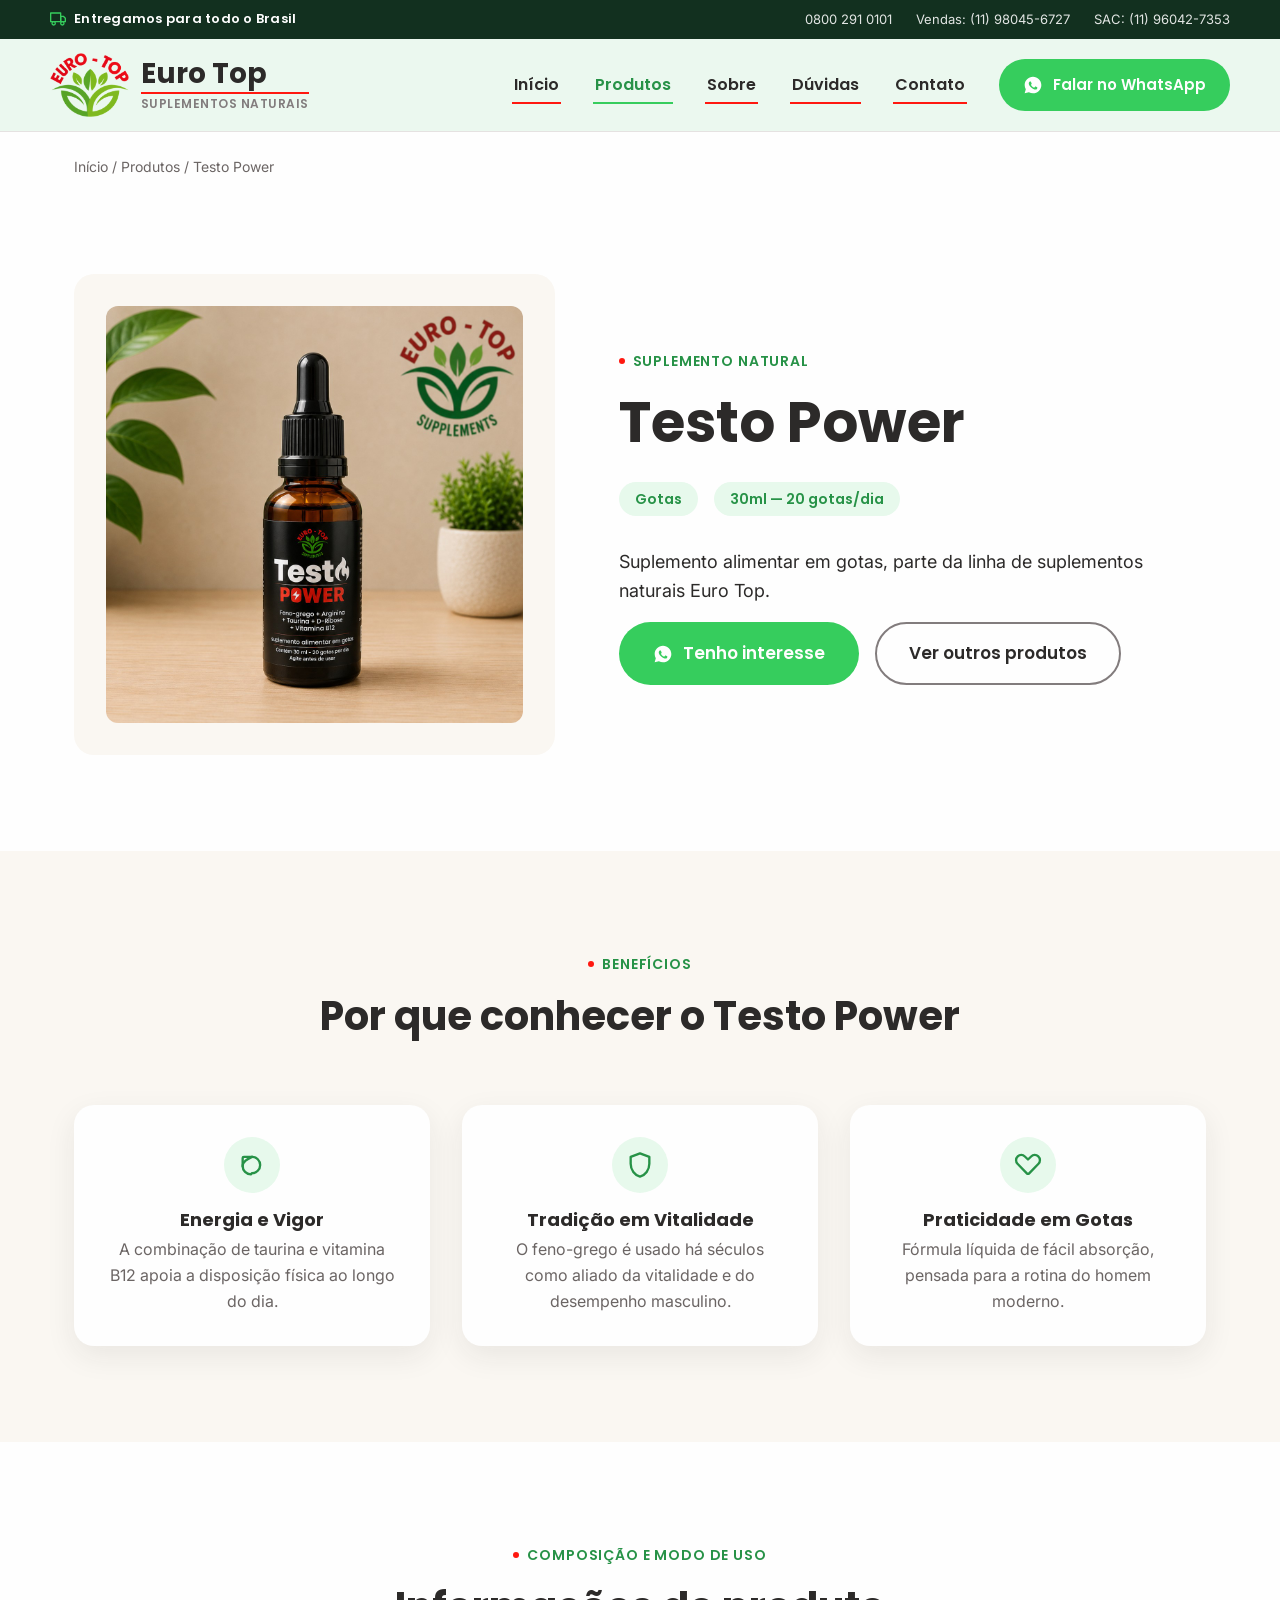
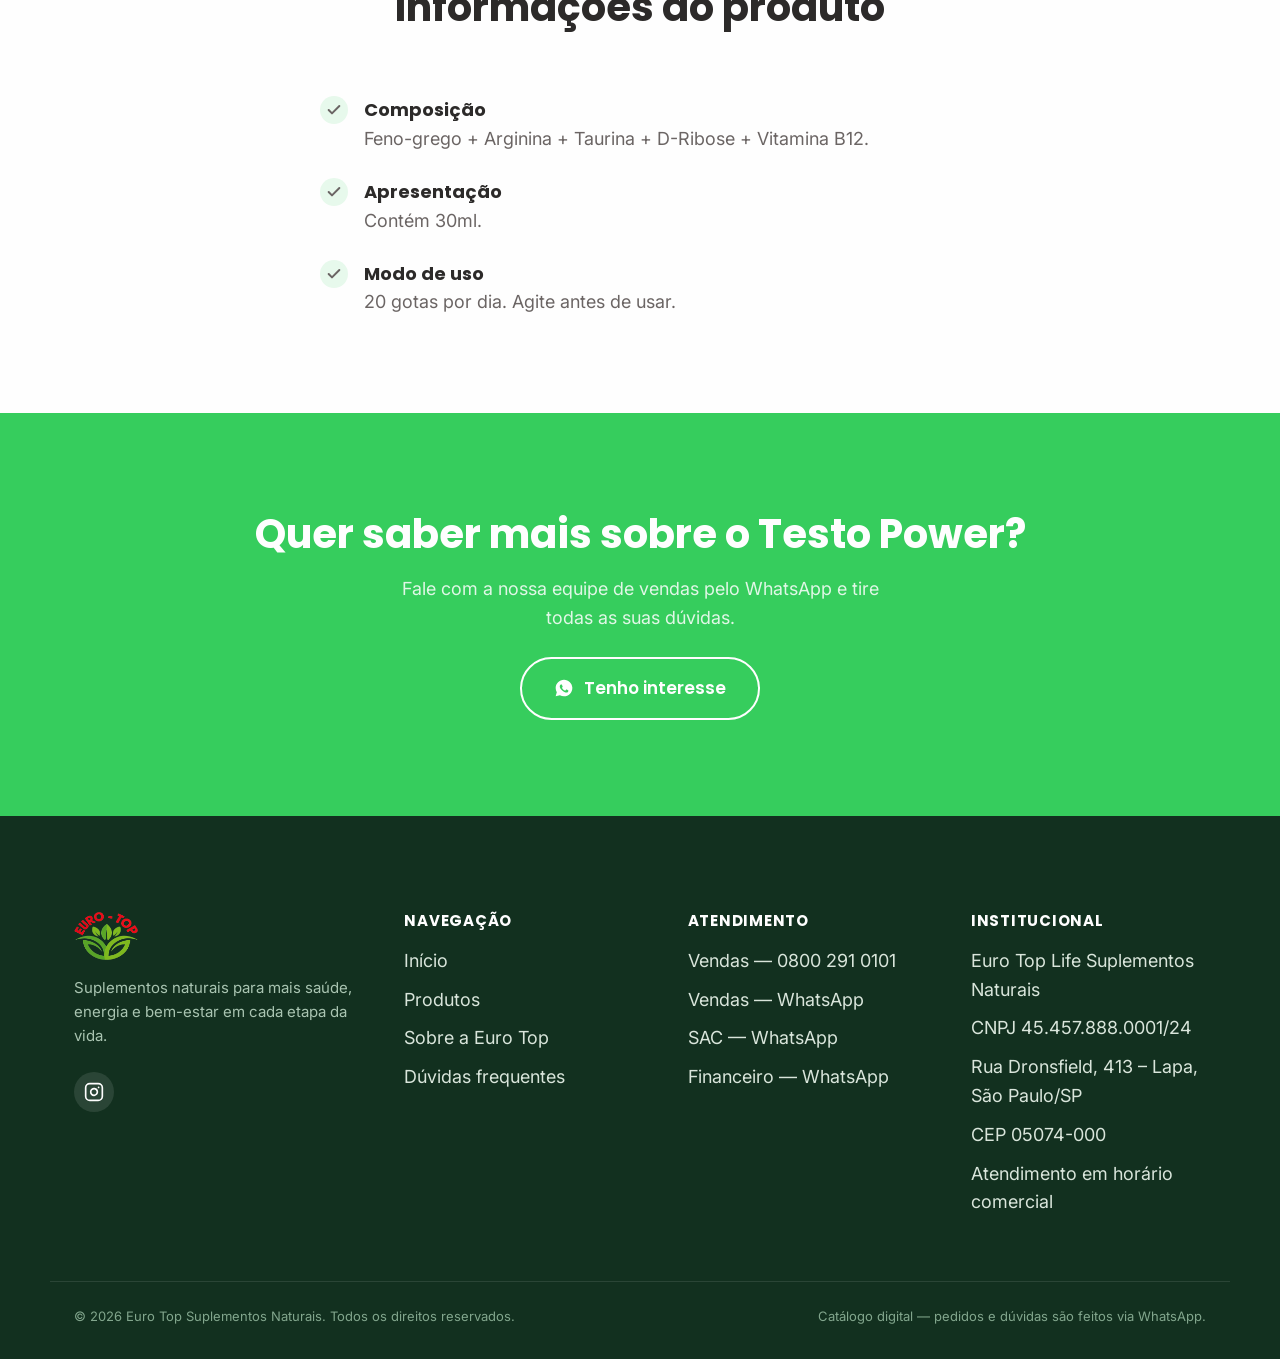
<file: produtos/testo-power.html>
<!DOCTYPE html>
<html lang="pt-BR">
<head>
<meta charset="UTF-8">
<meta name="viewport" content="width=device-width, initial-scale=1.0">
<title>Testo Power — Euro Top Suplementos Naturais</title>
<meta name="description" content="Testo Power Euro Top: suplemento alimentar em gotas com Feno-grego, Arginina, Taurina, D-Ribose e Vitamina B12. Fale com nossa equipe pelo WhatsApp.">
<link rel="icon" type="image/png" href="../assets/img/favicon-32.png">
<link rel="apple-touch-icon" href="../assets/img/favicon-128.png">
<link rel="preconnect" href="https://fonts.googleapis.com">
<link rel="preconnect" href="https://fonts.gstatic.com" crossorigin>
<link href="https://fonts.googleapis.com/css2?family=Inter:wght@400;500;600;700&family=Poppins:wght@500;600;700&display=swap" rel="stylesheet">
<link rel="stylesheet" href="../assets/css/style.css?v=20260927">
</head>
<body>

<div class="top-bar">
  <div class="container top-bar__inner">
    <span class="top-bar__message">
      <svg viewBox="0 0 24 24" fill="none" stroke="currentColor" stroke-width="2" stroke-linecap="round" stroke-linejoin="round"><rect x="1" y="3" width="15" height="13"/><polygon points="16 8 20 8 23 11 23 16 16 16 16 8"/><circle cx="5.5" cy="18.5" r="2.5"/><circle cx="18.5" cy="18.5" r="2.5"/></svg>
      Entregamos para todo o Brasil
    </span>
    <div class="top-bar__contacts">
      <a href="tel:08002910101">0800 291 0101</a>
      <a href="https://wa.me/5511980456727" target="_blank" rel="noopener">Vendas: (11) 98045-6727</a>
      <a href="https://wa.me/5511960427353" target="_blank" rel="noopener">SAC: (11) 96042-7353</a>
    </div>
  </div>
</div>

<header class="site-header">
  <div class="container site-header__bar">
    <a href="../index.html" class="brand">
      <img src="../assets/img/logo-euro-top-500.png" alt="Euro Top Suplementos Naturais" width="64" height="52">
      <span class="brand__text">
        <span class="brand__name">Euro Top</span>
        <span class="brand__tagline">Suplementos Naturais</span>
      </span>
    </a>
    <nav class="main-nav">
      <ul class="main-nav__links">
        <li><a href="../index.html">Início</a></li>
        <li><a href="../produtos.html" aria-current="page">Produtos</a></li>
        <li><a href="../sobre.html">Sobre</a></li>
        <li><a href="../index.html#faq">Dúvidas</a></li>
        <li><a href="../index.html#contato">Contato</a></li>
      </ul>
      <a class="btn btn-primary btn-sm" href="https://wa.me/5511980456727?text=Ol%C3%A1!%20Vim%20pelo%20site%20da%20Euro%20Top%20e%20quero%20saber%20mais%20sobre%20os%20produtos." target="_blank" rel="noopener">
        <svg viewBox="0 0 24 24" fill="currentColor" aria-hidden="true"><path d="M12 2C6.48 2 2 6.48 2 12c0 1.85.5 3.58 1.36 5.07L2 22l5.06-1.33A9.94 9.94 0 0012 22c5.52 0 10-4.48 10-10S17.52 2 12 2zm5.2 14.2c-.22.62-1.28 1.18-1.77 1.24-.45.06-1 .08-1.62-.1-.37-.11-.85-.27-1.46-.53-2.57-1.11-4.25-3.7-4.38-3.87-.13-.17-1.05-1.4-1.05-2.67 0-1.27.67-1.9.9-2.16.23-.26.5-.32.67-.32.17 0 .34 0 .48.01.16.01.36-.06.56.43.22.53.73 1.83.8 1.96.07.13.11.29.02.46-.09.17-.14.27-.27.42-.13.15-.28.33-.4.44-.13.13-.27.27-.12.53.15.26.67 1.1 1.44 1.78.99.88 1.82 1.16 2.08 1.29.26.13.41.11.56-.06.15-.17.65-.75.82-1.01.17-.26.34-.21.56-.13.22.08 1.44.68 1.68.8.24.12.4.18.46.28.06.1.06.6-.16 1.22z"/></svg>
        Falar no WhatsApp
      </a>
    </nav>
    <button class="nav-toggle" aria-label="Abrir menu" aria-expanded="false">
      <span></span>
    </button>
  </div>
</header>

<main>
  <div class="container breadcrumbs">
    <a href="../index.html">Início</a> / <a href="../produtos.html">Produtos</a> / Testo Power
  </div>

  <section>
    <div class="container">
      <div class="product-hero">
        <div class="product-hero__art">
          <img src="../assets/img/produtos/testo-power.jpg" alt="Testo Power Euro Top">
        </div>
        <div>
          <span class="eyebrow">Suplemento natural</span>
          <h1>Testo Power</h1>
          <div class="product-hero__meta">
            <span class="tag">Gotas</span>
            <span class="tag">30ml — 20 gotas/dia</span>
          </div>
          <p>Suplemento alimentar em gotas, parte da linha de suplementos naturais Euro Top.</p>
          <div class="product-hero__actions">
            <a class="btn btn-primary" href="https://wa.me/5511980456727?text=Ol%C3%A1!%20Tenho%20interesse%20no%20produto%20Testo%20Power.%20Pode%20me%20ajudar%3F" target="_blank" rel="noopener">
              <svg viewBox="0 0 24 24" fill="currentColor" aria-hidden="true"><path d="M12 2C6.48 2 2 6.48 2 12c0 1.85.5 3.58 1.36 5.07L2 22l5.06-1.33A9.94 9.94 0 0012 22c5.52 0 10-4.48 10-10S17.52 2 12 2zm5.2 14.2c-.22.62-1.28 1.18-1.77 1.24-.45.06-1 .08-1.62-.1-.37-.11-.85-.27-1.46-.53-2.57-1.11-4.25-3.7-4.38-3.87-.13-.17-1.05-1.4-1.05-2.67 0-1.27.67-1.9.9-2.16.23-.26.5-.32.67-.32.17 0 .34 0 .48.01.16.01.36-.06.56.43.22.53.73 1.83.8 1.96.07.13.11.29.02.46-.09.17-.14.27-.27.42-.13.15-.28.33-.4.44-.13.13-.27.27-.12.53.15.26.67 1.1 1.44 1.78.99.88 1.82 1.16 2.08 1.29.26.13.41.11.56-.06.15-.17.65-.75.82-1.01.17-.26.34-.21.56-.13.22.08 1.44.68 1.68.8.24.12.4.18.46.28.06.1.06.6-.16 1.22z"/></svg>
              Tenho interesse
            </a>
            <a class="btn btn-outline--dark" href="../produtos.html">Ver outros produtos</a>
          </div>
        </div>
      </div>
    </div>
  </section>

  <section class="section section--cream">
    <div class="container">
      <div class="section-head reveal">
        <span class="eyebrow">Benefícios</span>
        <h2>Por que conhecer o Testo Power</h2>
      </div>
      <div class="benefits-grid" style="grid-template-columns: repeat(3, 1fr);">
        <div class="benefit-card reveal">
          <div class="benefit-card__icon"><svg viewBox="0 0 24 24" fill="none" stroke="currentColor" stroke-width="2" stroke-linecap="round" stroke-linejoin="round"><path d="M11 20A7 7 0 0 1 4 13V6a1 1 0 0 1 1-1h7a7 7 0 0 1 7 7 7 7 0 0 1-7 7z"/><path d="M4 13c0-4 4-6 8-8"/></svg></div>
          <h3>Energia e Vigor</h3>
          <p>A combinação de taurina e vitamina B12 apoia a disposição física ao longo do dia.</p>
        </div>
        <div class="benefit-card reveal">
          <div class="benefit-card__icon"><svg viewBox="0 0 24 24" fill="none" stroke="currentColor" stroke-width="2" stroke-linecap="round" stroke-linejoin="round"><path d="M12 2 4 5v6c0 5.25 3.4 9.74 8 11 4.6-1.26 8-5.75 8-11V5l-8-3z"/></svg></div>
          <h3>Tradição em Vitalidade</h3>
          <p>O feno-grego é usado há séculos como aliado da vitalidade e do desempenho masculino.</p>
        </div>
        <div class="benefit-card reveal">
          <div class="benefit-card__icon"><svg viewBox="0 0 24 24" fill="none" stroke="currentColor" stroke-width="2" stroke-linecap="round" stroke-linejoin="round"><path d="M20.8 4.6c-1.7-1.6-4.4-1.6-6.1.1L12 7.3 9.3 4.7c-1.7-1.7-4.4-1.7-6.1-.1-1.8 1.7-1.9 4.5-.2 6.3l8 8.3a1.4 1.4 0 0 0 2 0l8-8.3c1.7-1.8 1.6-4.6-.2-6.3z"/></svg></div>
          <h3>Praticidade em Gotas</h3>
          <p>Fórmula líquida de fácil absorção, pensada para a rotina do homem moderno.</p>
        </div>
      </div>
    </div>
  </section>

  <section class="section">
    <div class="container">
      <div class="section-head reveal">
        <span class="eyebrow">Composição e modo de uso</span>
        <h2>Informações do produto</h2>
      </div>
      <div style="max-width:640px;margin:0 auto;" class="reveal">
        <ul class="checklist">
          <li>
            <span class="checklist__icon"><svg viewBox="0 0 24 24" fill="none" stroke="currentColor" stroke-width="3" stroke-linecap="round" stroke-linejoin="round"><polyline points="20 6 9 17 4 12"/></svg></span>
            <div><strong>Composição</strong><span>Feno-grego + Arginina + Taurina + D-Ribose + Vitamina B12.</span></div>
          </li>
          <li>
            <span class="checklist__icon"><svg viewBox="0 0 24 24" fill="none" stroke="currentColor" stroke-width="3" stroke-linecap="round" stroke-linejoin="round"><polyline points="20 6 9 17 4 12"/></svg></span>
            <div><strong>Apresentação</strong><span>Contém 30ml.</span></div>
          </li>
          <li>
            <span class="checklist__icon"><svg viewBox="0 0 24 24" fill="none" stroke="currentColor" stroke-width="3" stroke-linecap="round" stroke-linejoin="round"><polyline points="20 6 9 17 4 12"/></svg></span>
            <div><strong>Modo de uso</strong><span>20 gotas por dia. Agite antes de usar.</span></div>
          </li>
        </ul>
      </div>
    </div>
  </section>

  <section class="section section--primary">
    <div class="container" style="text-align:center;">
      <h2>Quer saber mais sobre o Testo Power?</h2>
      <p style="color: rgba(254,254,254,0.85); max-width:520px; margin: 0 auto var(--space-3);">Fale com a nossa equipe de vendas pelo WhatsApp e tire todas as suas dúvidas.</p>
      <a class="btn btn-outline" href="https://wa.me/5511980456727?text=Ol%C3%A1!%20Tenho%20interesse%20no%20produto%20Testo%20Power.%20Pode%20me%20ajudar%3F" target="_blank" rel="noopener">
        <svg viewBox="0 0 24 24" fill="currentColor" aria-hidden="true"><path d="M12 2C6.48 2 2 6.48 2 12c0 1.85.5 3.58 1.36 5.07L2 22l5.06-1.33A9.94 9.94 0 0012 22c5.52 0 10-4.48 10-10S17.52 2 12 2zm5.2 14.2c-.22.62-1.28 1.18-1.77 1.24-.45.06-1 .08-1.62-.1-.37-.11-.85-.27-1.46-.53-2.57-1.11-4.25-3.7-4.38-3.87-.13-.17-1.05-1.4-1.05-2.67 0-1.27.67-1.9.9-2.16.23-.26.5-.32.67-.32.17 0 .34 0 .48.01.16.01.36-.06.56.43.22.53.73 1.83.8 1.96.07.13.11.29.02.46-.09.17-.14.27-.27.42-.13.15-.28.33-.4.44-.13.13-.27.27-.12.53.15.26.67 1.1 1.44 1.78.99.88 1.82 1.16 2.08 1.29.26.13.41.11.56-.06.15-.17.65-.75.82-1.01.17-.26.34-.21.56-.13.22.08 1.44.68 1.68.8.24.12.4.18.46.28.06.1.06.6-.16 1.22z"/></svg>
        Tenho interesse
      </a>
    </div>
  </section>
</main>

<footer class="site-footer">
  <div class="container footer-grid">
    <div class="footer-brand">
      <img src="../assets/img/logo-euro-top-500.png" alt="Euro Top Suplementos Naturais" width="64" height="52">
      <p>Suplementos naturais para mais saúde, energia e bem-estar em cada etapa da vida.</p>
      <div class="footer-social">
        <a class="footer-social__link" href="https://www.instagram.com/eurotoplife/" target="_blank" rel="noopener" aria-label="Euro Top no Instagram">
          <svg viewBox="0 0 24 24" fill="none" stroke="currentColor" stroke-width="2" stroke-linecap="round" stroke-linejoin="round"><rect x="2" y="2" width="20" height="20" rx="5"/><path d="M16 11.37A4 4 0 1 1 12.63 8 4 4 0 0 1 16 11.37z"/><line x1="17.5" y1="6.5" x2="17.51" y2="6.5"/></svg>
        </a>
      </div>
    </div>
    <div class="footer-col">
      <h4>Navegação</h4>
      <ul>
        <li><a href="../index.html">Início</a></li>
        <li><a href="../produtos.html">Produtos</a></li>
        <li><a href="../sobre.html">Sobre a Euro Top</a></li>
        <li><a href="../index.html#faq">Dúvidas frequentes</a></li>
      </ul>
    </div>
    <div class="footer-col">
      <h4>Atendimento</h4>
      <ul>
        <li><a href="tel:08002910101">Vendas — 0800 291 0101</a></li>
        <li><a href="https://wa.me/5511980456727" target="_blank" rel="noopener">Vendas — WhatsApp</a></li>
        <li><a href="https://wa.me/5511960427353" target="_blank" rel="noopener">SAC — WhatsApp</a></li>
        <li><a href="https://wa.me/5511981735927" target="_blank" rel="noopener">Financeiro — WhatsApp</a></li>
      </ul>
    </div>
    <div class="footer-col">
      <h4>Institucional</h4>
      <ul>
        <li>Euro Top Life Suplementos Naturais</li>
        <li>CNPJ 45.457.888.0001/24</li>
        <li>Rua Dronsfield, 413 – Lapa, São Paulo/SP</li>
        <li>CEP 05074-000</li>
        <li>Atendimento em horário comercial</li>
      </ul>
    </div>
  </div>
  <div class="container footer-bottom">
    <span>© 2026 Euro Top Suplementos Naturais. Todos os direitos reservados.</span>
    <span>Catálogo digital — pedidos e dúvidas são feitos via WhatsApp.</span>
  </div>
</footer>

<a class="whatsapp-float" href="https://wa.me/5511980456727?text=Ol%C3%A1!%20Tenho%20interesse%20no%20produto%20Testo%20Power.%20Pode%20me%20ajudar%3F" target="_blank" rel="noopener" aria-label="Falar no WhatsApp">
  <svg viewBox="0 0 24 24" fill="currentColor" aria-hidden="true"><path d="M12 2C6.48 2 2 6.48 2 12c0 1.85.5 3.58 1.36 5.07L2 22l5.06-1.33A9.94 9.94 0 0012 22c5.52 0 10-4.48 10-10S17.52 2 12 2zm5.2 14.2c-.22.62-1.28 1.18-1.77 1.24-.45.06-1 .08-1.62-.1-.37-.11-.85-.27-1.46-.53-2.57-1.11-4.25-3.7-4.38-3.87-.13-.17-1.05-1.4-1.05-2.67 0-1.27.67-1.9.9-2.16.23-.26.5-.32.67-.32.17 0 .34 0 .48.01.16.01.36-.06.56.43.22.53.73 1.83.8 1.96.07.13.11.29.02.46-.09.17-.14.27-.27.42-.13.15-.28.33-.4.44-.13.13-.27.27-.12.53.15.26.67 1.1 1.44 1.78.99.88 1.82 1.16 2.08 1.29.26.13.41.11.56-.06.15-.17.65-.75.82-1.01.17-.26.34-.21.56-.13.22.08 1.44.68 1.68.8.24.12.4.18.46.28.06.1.06.6-.16 1.22z"/></svg>
</a>

<script src="../assets/js/main.js?v=20260927"></script>
</body>
</html>
</file>
<file: assets/css/style.css>
/* ============================================================
   Euro Top — Sistema de design
   Baseado em specs/design.md — paleta oficial, tipografia
   legível (público 50+), espaçamento generoso, cards e
   botões em estilo pílula.
   ============================================================ */

:root {
  /* Paleta oficial (specs/design.md) */
  --color-primary: #36cd5d;
  --color-primary-dark: #279247;
  --color-primary-light: #e7f9ec;
  --color-accent: #ff1810;
  --color-gray: #827c7d;
  --color-gray-light: #e5e2e1;
  --color-white: #fefefe;
  --color-cream: #faf7f2;
  --color-mint: #eaf8ee;
  --color-brand-dark: #12301f;

  /* Texto */
  --color-text: #2c2a29;
  --color-text-secondary: #6b6564;
  --color-on-primary: #fefefe;

  /* Tipografia */
  --font-heading: "Poppins", "Segoe UI", Arial, sans-serif;
  --font-body: "Inter", "Segoe UI", Arial, sans-serif;
  --fs-base: 18px;
  --lh-base: 1.6;

  /* Espaçamento (escala de 8px) */
  --space-1: 8px;
  --space-2: 16px;
  --space-3: 24px;
  --space-4: 32px;
  --space-5: 48px;
  --space-6: 64px;
  --space-7: 96px;
  --space-8: 120px;

  /* Bordas e sombra */
  --radius-card: 20px;
  --radius-pill: 999px;
  --shadow-card: 0 10px 30px rgba(44, 42, 41, 0.08);
  --shadow-card-hover: 0 16px 40px rgba(44, 42, 41, 0.14);

  --container-width: 1180px;
}

/* ---------- Reset básico ---------- */
*,
*::before,
*::after {
  box-sizing: border-box;
}

html {
  scroll-behavior: smooth;
}

body {
  margin: 0;
  font-family: var(--font-body);
  font-size: var(--fs-base);
  line-height: var(--lh-base);
  color: var(--color-text);
  background: var(--color-white);
  -webkit-font-smoothing: antialiased;
}

img {
  max-width: 100%;
  display: block;
}

a {
  color: inherit;
  text-decoration: none;
}

ul,
ol {
  margin: 0;
  padding: 0;
  list-style: none;
}

h1,
h2,
h3,
h4 {
  font-family: var(--font-heading);
  font-weight: 700;
  line-height: 1.25;
  margin: 0 0 var(--space-2);
  color: var(--color-text);
}

h1 {
  font-size: clamp(32px, 5vw, 56px);
}

h2 {
  font-size: clamp(26px, 3.4vw, 40px);
}

h3 {
  font-size: clamp(20px, 2.4vw, 24px);
}

p {
  margin: 0 0 var(--space-2);
}

button {
  font-family: inherit;
  cursor: pointer;
}

@media (prefers-reduced-motion: reduce) {
  html {
    scroll-behavior: auto;
  }
  * {
    animation-duration: 0.001ms !important;
    animation-iteration-count: 1 !important;
    transition-duration: 0.001ms !important;
    scroll-behavior: auto !important;
  }
}

/* ---------- Layout utilitário ---------- */
.container {
  width: 100%;
  max-width: var(--container-width);
  margin: 0 auto;
  padding: 0 var(--space-3);
}

.section {
  padding: var(--space-7) 0;
}

.section--cream {
  background: var(--color-cream);
}

.section--mint {
  background: var(--color-mint);
}

.section--primary {
  background: var(--color-primary);
  color: var(--color-on-primary);
}

.section--primary h2,
.section--primary h3 {
  color: var(--color-on-primary);
}

.section-head {
  max-width: 680px;
  margin: 0 auto var(--space-6);
  text-align: center;
}

.section-head p {
  color: var(--color-text-secondary);
  font-size: 1.05em;
}

.eyebrow {
  display: inline-flex;
  align-items: center;
  gap: 8px;
  font-family: var(--font-heading);
  font-weight: 600;
  font-size: 14px;
  letter-spacing: 0.06em;
  text-transform: uppercase;
  color: var(--color-primary-dark);
  margin-bottom: var(--space-2);
}

.eyebrow::before {
  content: "";
  width: 6px;
  height: 6px;
  border-radius: 50%;
  background: var(--color-accent);
  flex-shrink: 0;
}

/* Só aplica o estado inicial "invisível" quando JS está ativo
   (classe .js adicionada por assets/js/main.js). Sem JS, o
   conteúdo aparece normalmente — nunca fica escondido. */
.js .reveal {
  opacity: 0;
  transform: translateY(16px);
  transition: opacity 0.6s ease, transform 0.6s ease;
}

.js .reveal.is-visible {
  opacity: 1;
  transform: none;
}

/* ---------- Botões ---------- */
.btn {
  display: inline-flex;
  align-items: center;
  justify-content: center;
  gap: 10px;
  padding: 16px 32px;
  border-radius: var(--radius-pill);
  font-family: var(--font-heading);
  font-weight: 600;
  font-size: 17px;
  border: 2px solid transparent;
  min-height: 44px;
  transition: background-color 0.2s ease, color 0.2s ease, border-color 0.2s ease, transform 0.15s ease;
  white-space: nowrap;
}

.btn svg {
  width: 20px;
  height: 20px;
  flex-shrink: 0;
}

.btn-primary {
  background: var(--color-primary);
  color: var(--color-on-primary);
}

.btn-primary:hover {
  background: var(--color-primary-dark);
}

.btn-outline {
  background: transparent;
  border-color: var(--color-white);
  color: var(--color-white);
}

.btn-outline:hover {
  background: rgba(254, 254, 254, 0.15);
}

.btn-outline--dark {
  border-color: var(--color-gray);
  color: var(--color-text);
}

.btn-outline--dark:hover {
  background: var(--color-gray-light);
}

.btn-block {
  width: 100%;
}

.btn-sm {
  padding: 12px 22px;
  font-size: 15px;
}

/* ---------- Barra superior ---------- */
.top-bar {
  background: var(--color-brand-dark);
  color: var(--color-white);
  font-size: 13px;
}

.top-bar__inner {
  display: flex;
  align-items: center;
  justify-content: space-between;
  gap: var(--space-3);
  padding: 9px 0;
  flex-wrap: wrap;
}

.top-bar__message {
  display: flex;
  align-items: center;
  gap: 8px;
  font-family: var(--font-heading);
  font-weight: 600;
  letter-spacing: 0.02em;
}

.top-bar__message svg {
  width: 16px;
  height: 16px;
  color: var(--color-primary);
  flex-shrink: 0;
}

.top-bar__contacts {
  display: flex;
  align-items: center;
  gap: var(--space-3);
  flex-wrap: wrap;
}

.top-bar__contacts a {
  opacity: 0.88;
  transition: opacity 0.2s ease, color 0.2s ease;
}

.top-bar__contacts a:hover {
  opacity: 1;
  color: var(--color-primary);
}

/* ---------- Header ---------- */
.site-header {
  position: sticky;
  top: 0;
  z-index: 100;
  background: rgba(234, 248, 238, 0.92);
  backdrop-filter: blur(6px);
  border-bottom: 1px solid var(--color-gray-light);
}

.site-header__bar {
  display: flex;
  align-items: center;
  justify-content: space-between;
  gap: var(--space-3);
  padding: 14px 0;
}

.brand {
  display: flex;
  align-items: center;
  gap: 12px;
  font-family: var(--font-heading);
}

.brand__text {
  display: flex;
  flex-direction: column;
  line-height: 1.15;
}

.brand__name {
  font-weight: 700;
  font-size: 28px;
  border-bottom: 2px solid var(--color-accent);
  padding-bottom: 2px;
}

.brand__tagline {
  font-weight: 600;
  font-size: 12px;
  letter-spacing: 0.04em;
  text-transform: uppercase;
  color: var(--color-gray);
  margin-top: 3px;
}

.brand img {
  height: 64px;
  width: auto;
  object-fit: contain;
  flex-shrink: 0;
}

.main-nav {
  display: flex;
  align-items: center;
  gap: var(--space-4);
}

.main-nav__links {
  display: flex;
  gap: var(--space-4);
  font-family: var(--font-heading);
  font-weight: 600;
  font-size: 16px;
}

.main-nav__links a {
  padding: 6px 2px;
  border-bottom: 2px solid var(--color-accent);
}

.main-nav__links a:hover,
.main-nav__links a[aria-current="page"] {
  border-bottom-color: var(--color-primary);
  color: var(--color-primary-dark);
}

.nav-toggle {
  display: none;
  background: none;
  border: none;
  padding: 8px;
  min-width: 44px;
  min-height: 44px;
}

.nav-toggle span,
.nav-toggle span::before,
.nav-toggle span::after {
  content: "";
  display: block;
  width: 26px;
  height: 3px;
  background: var(--color-text);
  border-radius: 2px;
  position: relative;
  transition: transform 0.2s ease;
}

.nav-toggle span::before {
  position: absolute;
  top: -8px;
}

.nav-toggle span::after {
  position: absolute;
  top: 8px;
}

/* ---------- Hero ---------- */
.hero {
  padding: var(--space-7) 0;
  background: linear-gradient(180deg, var(--color-cream) 0%, var(--color-white) 100%);
}

.hero__grid {
  display: grid;
  grid-template-columns: 1.1fr 0.9fr;
  gap: var(--space-6);
  align-items: center;
}

.hero__actions {
  display: flex;
  gap: var(--space-2);
  flex-wrap: wrap;
  margin-top: var(--space-4);
}

.hero__art {
  background: var(--color-white);
  border-radius: var(--radius-card);
  box-shadow: var(--shadow-card);
  padding: var(--space-4);
}

.hero__art img {
  border-radius: calc(var(--radius-card) - 8px);
  width: 100%;
}

.hero__art-grid {
  display: grid;
  grid-template-columns: 1fr 1fr;
  gap: 12px;
}

.hero__art-grid img {
  border-radius: calc(var(--radius-card) - 8px);
  aspect-ratio: 1 / 1;
  object-fit: cover;
  width: 100%;
}

.hero__badges {
  display: flex;
  gap: var(--space-4);
  margin-top: var(--space-5);
  flex-wrap: wrap;
}

.hero__badge {
  display: flex;
  align-items: center;
  gap: 10px;
  font-family: var(--font-heading);
  font-weight: 600;
  font-size: 15px;
  color: var(--color-text-secondary);
}

.hero__badge svg {
  width: 22px;
  height: 22px;
  color: var(--color-primary);
  flex-shrink: 0;
}

/* ---------- Carrossel de banners (Home) ---------- */
.hero-carousel {
  position: relative;
  overflow: hidden;
  background: var(--color-mint);
}

.hero-carousel__viewport {
  overflow: hidden;
}

.hero-carousel__track {
  display: flex;
  transition: transform 0.7s cubic-bezier(0.45, 0, 0.2, 1);
}

.js .hero-carousel__track {
  will-change: transform;
}

.hero-carousel__slide {
  flex: 0 0 100%;
  display: block;
  aspect-ratio: 8 / 3;
}

.hero-carousel__slide picture {
  display: block;
  width: 100%;
  height: 100%;
}

.hero-carousel__slide img {
  width: 100%;
  height: 100%;
  object-fit: cover;
  object-position: center;
  display: block;
}

.hero-carousel__arrow {
  position: absolute;
  top: 50%;
  transform: translateY(-50%);
  width: 44px;
  height: 44px;
  border-radius: 50%;
  background: rgba(18, 48, 32, 0.45);
  color: var(--color-white);
  border: none;
  display: flex;
  align-items: center;
  justify-content: center;
  transition: background-color 0.2s ease;
}

.hero-carousel__arrow:hover {
  background: rgba(18, 48, 32, 0.7);
}

.hero-carousel__arrow svg {
  width: 22px;
  height: 22px;
}

.hero-carousel__arrow--prev {
  left: var(--space-3);
}

.hero-carousel__arrow--next {
  right: var(--space-3);
}

.hero-carousel::after {
  content: "";
  position: absolute;
  left: 0;
  right: 0;
  bottom: 0;
  height: 80px;
  background: linear-gradient(to top, rgba(18, 48, 32, 0.4), rgba(18, 48, 32, 0));
  pointer-events: none;
}

.hero-carousel__dots {
  position: absolute;
  left: 0;
  right: 0;
  bottom: var(--space-3);
  z-index: 2;
  display: flex;
  justify-content: center;
  gap: 8px;
}

.hero-carousel__dot {
  width: 10px;
  height: 10px;
  border-radius: 999px;
  background: rgba(254, 254, 254, 0.55);
  border: none;
  padding: 0;
  transition: background-color 0.2s ease, width 0.2s ease;
}

.hero-carousel__dot.is-active {
  background: var(--color-white);
  width: 26px;
}

/* ---------- Ícones de categoria (Home) ---------- */
.category-icons {
  background: var(--color-mint);
  padding: var(--space-4) 0;
}

.category-icons__grid {
  display: flex;
  justify-content: center;
  gap: var(--space-5);
  flex-wrap: wrap;
}

.category-icons__item {
  display: flex;
  flex-direction: column;
  align-items: center;
  gap: 10px;
  width: 128px;
  text-align: center;
  transition: transform 0.2s ease;
}

.category-icons__item:hover {
  transform: translateY(-3px);
}

.category-icons__icon {
  width: 60px;
  height: 60px;
  border-radius: 50%;
  background: var(--color-white);
  color: var(--color-primary-dark);
  box-shadow: var(--shadow-card);
  display: flex;
  align-items: center;
  justify-content: center;
  transition: background-color 0.2s ease, color 0.2s ease;
}

.category-icons__item:hover .category-icons__icon {
  background: var(--color-primary);
  color: var(--color-white);
}

.category-icons__icon svg {
  width: 26px;
  height: 26px;
}

.category-icons__item span {
  font-family: var(--font-heading);
  font-weight: 600;
  font-size: 14px;
  color: var(--color-text);
}

/* ---------- Benefícios / ícones ---------- */
.benefits-grid {
  display: grid;
  grid-template-columns: repeat(4, 1fr);
  gap: var(--space-4);
}

.benefit-card {
  background: var(--color-white);
  border-radius: var(--radius-card);
  padding: var(--space-4);
  text-align: center;
  box-shadow: var(--shadow-card);
}

.benefit-card__icon {
  width: 56px;
  height: 56px;
  border-radius: 50%;
  background: var(--color-primary-light);
  color: var(--color-primary-dark);
  display: flex;
  align-items: center;
  justify-content: center;
  margin: 0 auto var(--space-2);
}

.benefit-card__icon svg {
  width: 28px;
  height: 28px;
}

.benefit-card h3 {
  font-size: 18px;
  margin-bottom: 6px;
}

.benefit-card p {
  color: var(--color-text-secondary);
  font-size: 16px;
  margin: 0;
}

.checklist {
  display: flex;
  flex-direction: column;
  gap: var(--space-3);
}

.checklist li {
  display: flex;
  gap: var(--space-2);
  align-items: flex-start;
}

.checklist__icon {
  flex-shrink: 0;
  width: 28px;
  height: 28px;
  border-radius: 50%;
  background: var(--color-primary-light);
  color: var(--color-primary-dark);
  display: flex;
  align-items: center;
  justify-content: center;
}

.checklist__icon svg {
  width: 16px;
  height: 16px;
}

.checklist strong {
  display: block;
  font-family: var(--font-heading);
}

.checklist span {
  color: var(--color-text-secondary);
}

/* ---------- Cards de produto ---------- */
.product-grid {
  display: grid;
  grid-template-columns: repeat(4, 1fr);
  gap: var(--space-4);
}

.product-card {
  position: relative;
  background: var(--color-white);
  border-radius: var(--radius-card);
  box-shadow: var(--shadow-card);
  overflow: hidden;
  display: flex;
  flex-direction: column;
  transition: box-shadow 0.2s ease, transform 0.2s ease;
}

.product-card::before {
  content: "";
  position: absolute;
  top: 0;
  left: 0;
  right: 0;
  height: 4px;
  background: var(--color-primary);
  z-index: 1;
}

.product-card:hover {
  box-shadow: var(--shadow-card-hover);
  transform: translateY(-4px);
}

.product-card__img {
  aspect-ratio: 1 / 1;
  background: var(--color-cream);
  overflow: hidden;
}

.product-card__img img {
  width: 100%;
  height: 100%;
  object-fit: cover;
}

.product-card__body {
  padding: var(--space-3);
  display: flex;
  flex-direction: column;
  gap: 6px;
  flex-grow: 1;
}

.product-card__body h3 {
  margin: 0;
  font-size: 19px;
}

.product-card__body p {
  color: var(--color-text-secondary);
  font-size: 15px;
  margin: 0 0 var(--space-2);
  flex-grow: 1;
}

.product-card__cta {
  align-self: flex-start;
}

.product-card__links {
  display: flex;
  flex-direction: column;
  align-items: flex-start;
  gap: 8px;
  margin-top: 4px;
}

.product-card__deal {
  display: inline-flex;
  align-items: center;
  gap: 8px;
  background: var(--color-primary);
  color: var(--color-on-primary);
  font-family: var(--font-heading);
  font-weight: 600;
  font-size: 14px;
  padding: 12px 18px;
  border-radius: var(--radius-pill);
  transition: background-color 0.2s ease;
}

.product-card__deal:hover {
  background: var(--color-primary-dark);
}

.product-card__deal svg {
  width: 18px;
  height: 18px;
  flex-shrink: 0;
}

.product-card__view {
  font-size: 14px;
  font-weight: 600;
  color: var(--color-text-secondary);
}

.product-card__view:hover {
  color: var(--color-primary-dark);
}

/* ---------- FAQ ---------- */
.faq {
  max-width: 760px;
  margin: 0 auto;
}

.faq-item {
  border-bottom: 1px solid var(--color-gray-light);
}

.faq-item__question {
  width: 100%;
  background: none;
  border: none;
  display: flex;
  align-items: center;
  justify-content: space-between;
  gap: var(--space-2);
  padding: 22px 4px;
  font-family: var(--font-heading);
  font-weight: 600;
  font-size: 18px;
  text-align: left;
  color: var(--color-text);
  min-height: 44px;
}

.faq-item__icon {
  flex-shrink: 0;
  width: 32px;
  height: 32px;
  border-radius: 50%;
  background: var(--color-primary-light);
  color: var(--color-primary-dark);
  display: flex;
  align-items: center;
  justify-content: center;
  transition: transform 0.2s ease;
}

.faq-item[open] .faq-item__icon {
  transform: rotate(45deg);
}

.faq-item__answer {
  padding: 0 4px var(--space-3);
  color: var(--color-text-secondary);
}

/* ---------- Contato ---------- */
.contact-grid {
  display: grid;
  grid-template-columns: repeat(3, 1fr);
  gap: var(--space-4);
}

.contact-card {
  background: var(--color-white);
  border-radius: var(--radius-card);
  padding: var(--space-4);
  box-shadow: var(--shadow-card);
  text-align: center;
}

.contact-card__icon {
  width: 56px;
  height: 56px;
  border-radius: 50%;
  background: var(--color-primary-light);
  color: var(--color-primary-dark);
  display: flex;
  align-items: center;
  justify-content: center;
  margin: 0 auto var(--space-2);
}

.contact-card__icon svg {
  width: 26px;
  height: 26px;
}

.contact-card p {
  color: var(--color-text-secondary);
  margin-bottom: var(--space-3);
}

/* ---------- Autoridade / prova ---------- */
.authority {
  display: grid;
  grid-template-columns: 0.8fr 1.2fr;
  gap: var(--space-6);
  align-items: center;
  background: var(--color-cream);
  border-radius: var(--radius-card);
  padding: var(--space-5);
}

.authority__quote {
  font-size: 22px;
  font-family: var(--font-heading);
  font-weight: 500;
  line-height: 1.5;
  margin-bottom: var(--space-3);
}

.authority__art {
  aspect-ratio: 16 / 9;
  border-radius: var(--radius-card);
  overflow: hidden;
  background: var(--color-gray-light);
}

.authority__art img {
  width: 100%;
  height: 100%;
  object-fit: cover;
}

/* ---------- Página de produto ---------- */
.product-hero {
  display: grid;
  grid-template-columns: 0.9fr 1.1fr;
  gap: var(--space-6);
  align-items: center;
  padding: var(--space-7) 0;
}

.product-hero__art {
  background: var(--color-cream);
  border-radius: var(--radius-card);
  padding: var(--space-4);
}

.product-hero__art img {
  border-radius: calc(var(--radius-card) - 8px);
}

.product-hero__meta {
  display: flex;
  gap: var(--space-2);
  flex-wrap: wrap;
  margin: var(--space-3) 0 var(--space-4);
}

.tag {
  display: inline-flex;
  align-items: center;
  padding: 6px 16px;
  border-radius: var(--radius-pill);
  background: var(--color-primary-light);
  color: var(--color-primary-dark);
  font-family: var(--font-heading);
  font-weight: 600;
  font-size: 14px;
}

.product-hero__actions {
  display: flex;
  gap: var(--space-2);
  flex-wrap: wrap;
}

.placeholder-note {
  display: inline-block;
  margin-top: var(--space-2);
  font-size: 14px;
  color: var(--color-gray);
  font-style: italic;
}

.breadcrumbs {
  font-size: 14px;
  color: var(--color-text-secondary);
  padding-top: var(--space-3);
}

.breadcrumbs a:hover {
  color: var(--color-primary-dark);
}

/* ---------- Página Sobre ---------- */
.values-grid {
  display: grid;
  grid-template-columns: repeat(3, 1fr);
  gap: var(--space-4);
}

/* ---------- Footer ---------- */
.site-footer {
  background: var(--color-brand-dark);
  color: #d9e5db;
  padding: var(--space-7) 0 var(--space-4);
}

.footer-grid {
  display: grid;
  grid-template-columns: 1.2fr 1fr 1fr 1fr;
  gap: var(--space-5);
  padding-bottom: var(--space-6);
  border-bottom: 1px solid rgba(255, 255, 255, 0.1);
}

.footer-brand img {
  height: 48px;
  margin-bottom: var(--space-2);
}

.footer-brand p {
  color: #a9c4b1;
  font-size: 15px;
}

.footer-social {
  display: flex;
  gap: 10px;
  margin-top: var(--space-3);
}

.footer-social__link {
  width: 40px;
  height: 40px;
  border-radius: 50%;
  background: rgba(254, 254, 254, 0.1);
  color: var(--color-white);
  display: flex;
  align-items: center;
  justify-content: center;
  transition: background 0.2s ease, color 0.2s ease;
}

.footer-social__link:hover {
  background: var(--color-primary);
  color: var(--color-white);
}

.footer-social__link svg {
  width: 20px;
  height: 20px;
}

.footer-col h4 {
  color: var(--color-white);
  font-size: 15px;
  text-transform: uppercase;
  letter-spacing: 0.05em;
  margin-bottom: var(--space-2);
}

.footer-col ul {
  display: flex;
  flex-direction: column;
  gap: 10px;
}

.footer-col a:hover {
  color: var(--color-primary);
}

.footer-bottom {
  padding-top: var(--space-3);
  display: flex;
  flex-wrap: wrap;
  justify-content: space-between;
  gap: var(--space-2);
  font-size: 13px;
  color: #82a68d;
}

/* ---------- Botão flutuante WhatsApp (mobile) ---------- */
.whatsapp-float {
  position: fixed;
  right: var(--space-2);
  bottom: var(--space-2);
  z-index: 200;
  width: 60px;
  height: 60px;
  border-radius: 50%;
  background: var(--color-primary);
  color: var(--color-on-primary);
  display: none;
  align-items: center;
  justify-content: center;
  box-shadow: 0 8px 20px rgba(0, 0, 0, 0.25);
}

.whatsapp-float svg {
  width: 30px;
  height: 30px;
}

/* ---------- Responsivo ---------- */
@media (max-width: 960px) {
  .hero__grid,
  .product-hero,
  .authority {
    grid-template-columns: 1fr;
  }

  .product-hero__art {
    order: -1;
  }

  .benefits-grid,
  .product-grid {
    grid-template-columns: repeat(2, 1fr);
  }

  .contact-grid,
  .values-grid {
    grid-template-columns: 1fr;
  }

  .footer-grid {
    grid-template-columns: 1fr 1fr;
  }

  .hero-carousel__slide {
    aspect-ratio: 16 / 9;
  }

  .category-icons__grid {
    gap: var(--space-3);
  }

  .category-icons__item {
    width: 96px;
  }
}

@media (max-width: 720px) {
  :root {
    --space-7: 56px;
    --space-8: 72px;
  }

  .brand img {
    height: 44px;
    width: auto;
    margin-left: 8px;
  }

  .brand__name {
    font-size: 20px;
  }

  .brand__tagline {
    font-size: 9px;
    margin-top: 2px;
  }

  .main-nav__links,
  .main-nav .btn {
    display: none;
  }

  .nav-toggle {
    display: block;
  }

  .site-header.is-open .main-nav {
    flex-direction: column;
    align-items: stretch;
    position: absolute;
    top: 100%;
    left: 0;
    right: 0;
    background: var(--color-white);
    padding: var(--space-3);
    border-bottom: 1px solid var(--color-gray-light);
  }

  .site-header.is-open .main-nav__links {
    display: flex;
    flex-direction: column;
    gap: var(--space-2);
  }

  .site-header.is-open .main-nav .btn {
    display: inline-flex;
    margin-top: var(--space-2);
  }

  .benefits-grid,
  .product-grid {
    grid-template-columns: 1fr 1fr;
  }

  .footer-grid {
    grid-template-columns: 1fr;
  }

  .whatsapp-float {
    display: flex;
  }

  .top-bar__inner {
    justify-content: center;
    text-align: center;
  }

  .top-bar__contacts {
    display: none;
  }

  .hero-carousel__slide {
    aspect-ratio: 4 / 5;
  }

  .hero-carousel__arrow {
    width: 38px;
    height: 38px;
  }

  .hero-carousel__arrow--prev {
    left: 8px;
  }

  .hero-carousel__arrow--next {
    right: 8px;
  }

  .category-icons__grid {
    justify-content: flex-start;
    overflow-x: auto;
    flex-wrap: nowrap;
    padding-bottom: 6px;
    margin: 0 calc(var(--space-3) * -1);
    padding-left: var(--space-3);
    padding-right: var(--space-3);
  }

  .category-icons__item {
    flex-shrink: 0;
  }
}

@media (max-width: 480px) {
  .benefits-grid,
  .product-grid {
    grid-template-columns: 1fr;
  }
}
</file>
